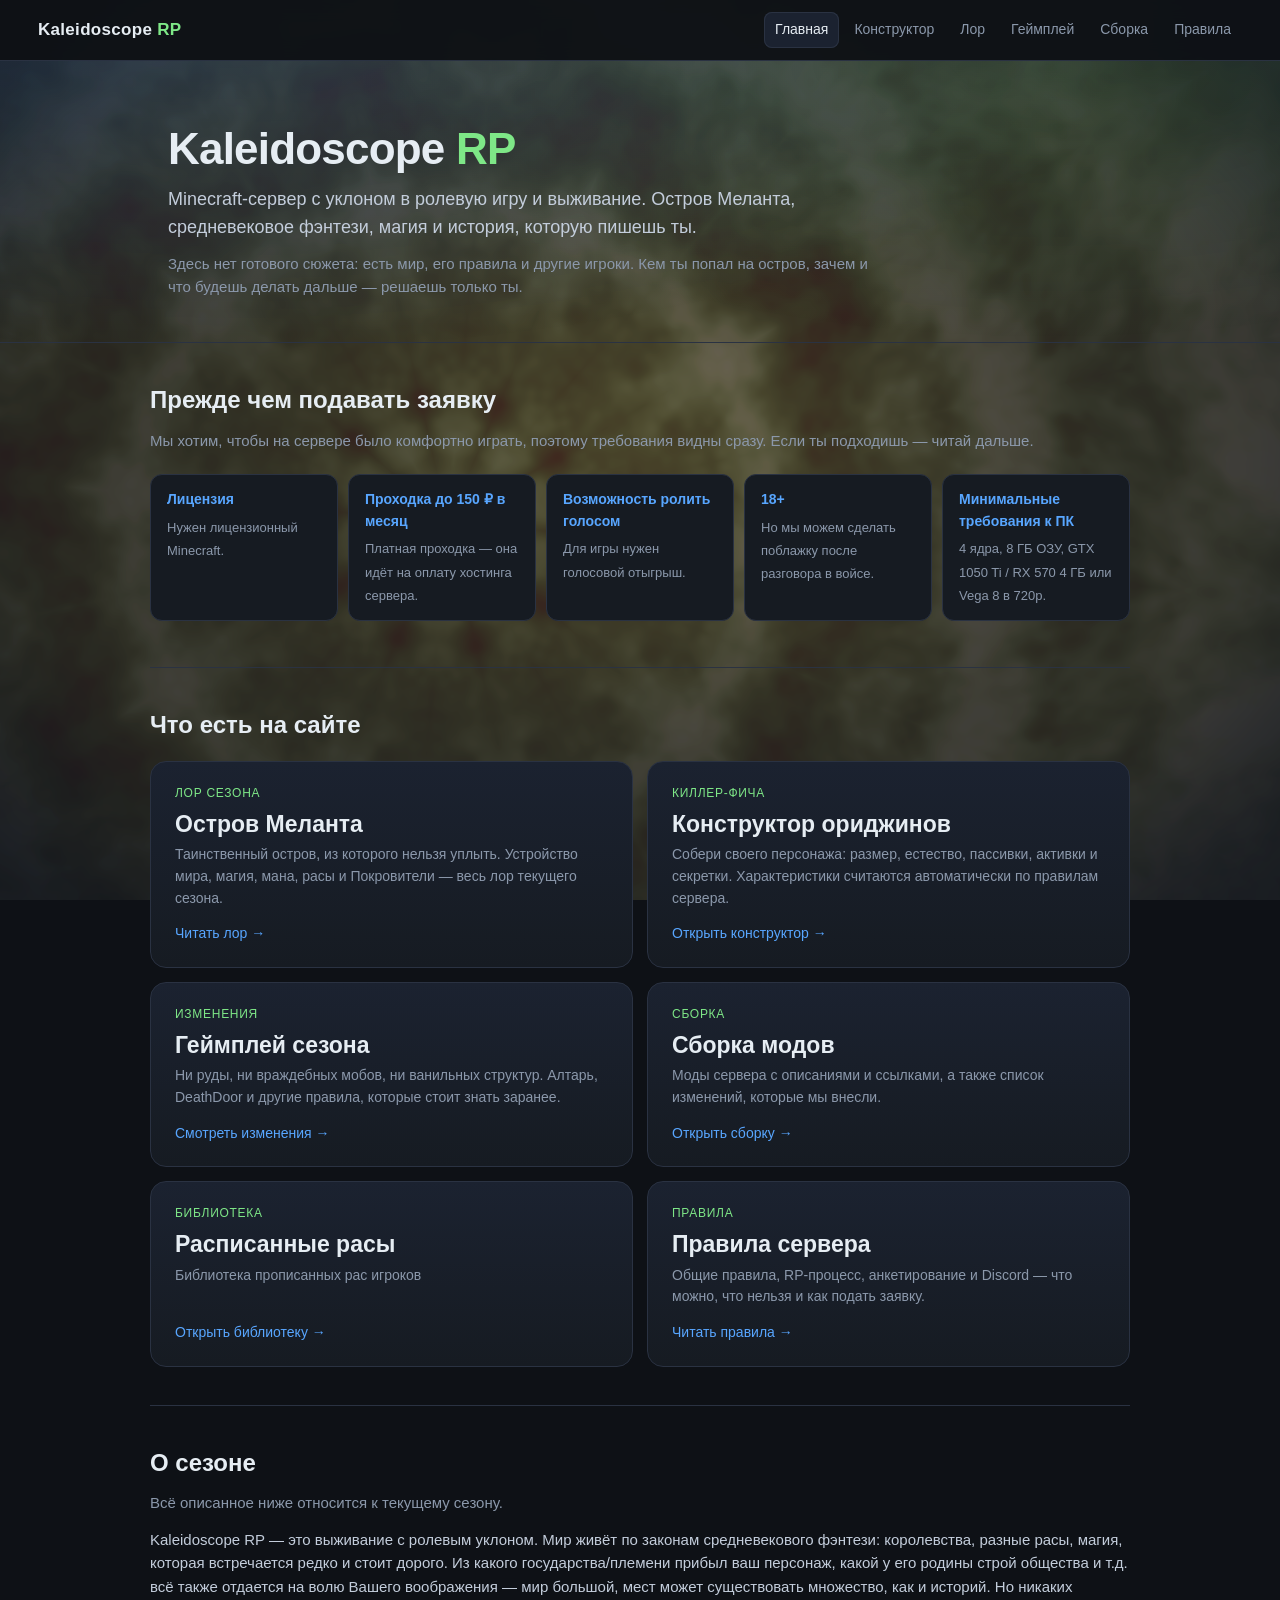
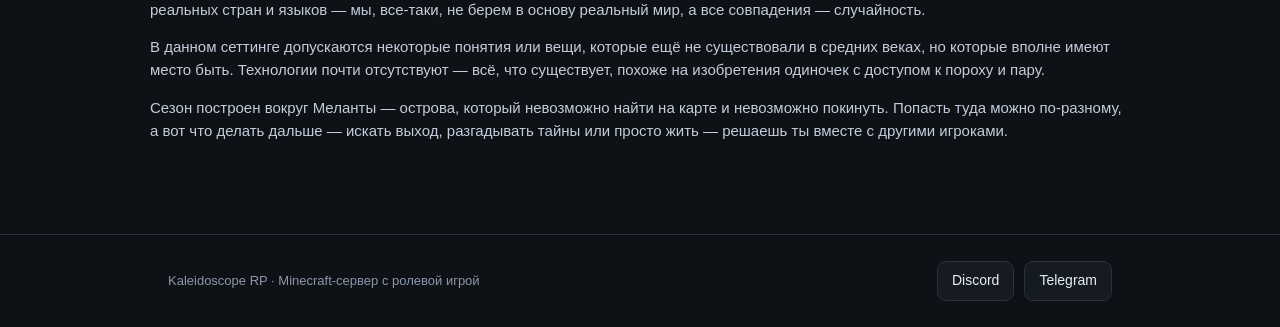
<file: index.html>
﻿<!doctype html>
<html lang="ru">
<head>
<meta charset="utf-8">
<meta name="viewport" content="width=device-width, initial-scale=1">
<title>Kaleidoscope RP — Minecraft-сервер с ролевой игрой</title>
<meta name="description" content="Kaleidoscope RP — Minecraft-сервер с уклоном в ролевую игру и выживание. Остров Меланта, средневековое фэнтези и конструктор ориджинов.">
<link rel="stylesheet" href="site.css">
</head>
<body>
<header class="site-nav">
  <div class="inner">
    <a class="site-logo" href="index.html">Kaleidoscope <b>RP</b></a>
    <nav class="site-links">
      <a href="index.html" class="on">Главная</a>
      <a href="builder.html">Конструктор</a>
      <a href="lore.html">Лор</a>
      <a href="gameplay.html">Геймплей</a>
      <a href="mods.html">Сборка</a>
      <a href="rules.html">Правила</a>
    </nav>
  </div>
</header>

<main>
  <section class="hero">
    <div class="page">
      <h1>Kaleidoscope <b>RP</b></h1>
      <p class="sub">Minecraft-сервер с уклоном в ролевую игру и выживание. Остров Меланта, средневековое фэнтези, магия и история, которую пишешь ты.</p>
      <p class="note">Здесь нет готового сюжета: есть мир, его правила и другие игроки. Кем ты попал на остров, зачем и что будешь делать дальше — решаешь только ты.</p>
    </div>
  </section>

  <section class="page section">
    <h2>Прежде чем подавать заявку</h2>
    <p class="lead">Мы хотим, чтобы на сервере было комфортно играть, поэтому требования видны сразу. Если ты подходишь — читай дальше.</p>
    <div class="reqs">
      <div class="req">
        <b>Лицензия</b>
        <span>Нужен лицензионный Minecraft.</span>
      </div>
      <div class="req">
        <b>Проходка до 150 ₽ в месяц</b>
        <span>Платная проходка — она идёт на оплату хостинга сервера.</span>
      </div>
      <div class="req">
        <b>Возможность ролить голосом</b>
        <span>Для игры нужен голосовой отыгрыш.</span>
      </div>
      <div class="req">
        <b>18+</b>
        <span>Но мы можем сделать поблажку после разговора в войсе.</span>
      </div>
      <div class="req">
        <b>Минимальные требования к ПК</b>
        <span>4 ядра, 8 ГБ ОЗУ, GTX 1050 Ti / RX 570 4 ГБ или Vega 8 в 720p.</span>
      </div>
    </div>
  </section>

  <section class="page section">
    <h2>Что есть на сайте</h2>
    <div class="big-buttons">
      <a class="big-btn" href="lore.html">
        <div class="tag">Лор сезона</div>
        <h3>Остров Меланта</h3>
        <p>Таинственный остров, из которого нельзя уплыть. Устройство мира, магия, мана, расы и Покровители — весь лор текущего сезона.</p>
        <span class="go">Читать лор →</span>
      </a>
      <a class="big-btn" href="builder.html">
        <div class="tag">Киллер-фича</div>
        <h3>Конструктор ориджинов</h3>
        <p>Собери своего персонажа: размер, естество, пассивки, активки и секретки. Характеристики считаются автоматически по правилам сервера.</p>
        <span class="go">Открыть конструктор →</span>
      </a>
      <a class="big-btn" href="gameplay.html">
        <div class="tag">Изменения</div>
        <h3>Геймплей сезона</h3>
        <p>Ни руды, ни враждебных мобов, ни ванильных структур. Алтарь, DeathDoor и другие правила, которые стоит знать заранее.</p>
        <span class="go">Смотреть изменения →</span>
      </a>
      <a class="big-btn" href="mods.html">
        <div class="tag">Сборка</div>
        <h3>Сборка модов</h3>
        <p>Моды сервера с описаниями и ссылками, а также список изменений, которые мы внесли.</p>
        <span class="go">Открыть сборку →</span>
      </a>
      <a class="big-btn" href="races.html">
        <div class="tag">Библиотека</div>
        <h3>Расписанные расы</h3>
        <p>Библиотека прописанных рас игроков</p>
        <span class="go">Открыть библиотеку →</span>
      </a>
      <a class="big-btn" href="rules.html">
        <div class="tag">Правила</div>
        <h3>Правила сервера</h3>
        <p>Общие правила, RP-процесс, анкетирование и Discord — что можно, что нельзя и как подать заявку.</p>
        <span class="go">Читать правила →</span>
      </a>
    </div>
  </section>

  <section class="page section">
    <h2>О сезоне</h2>
    <p class="lead">Всё описанное ниже относится к текущему сезону.</p>
    <p>Kaleidoscope RP — это выживание с ролевым уклоном. Мир живёт по законам средневекового фэнтези: королевства, разные расы, магия, которая встречается редко и стоит дорого. Из какого государства/племени прибыл ваш персонаж, какой у его родины строй общества и т.д. всё также отдается на волю Вашего воображения — мир большой, мест может существовать множество, как и историй. Но никаких реальных стран и языков — мы, все-таки, не берем в основу реальный мир, а все совпадения — случайность.</p>
    <p>В данном сеттинге допускаются некоторые понятия или вещи, которые ещё не существовали в средних веках, но которые вполне имеют место быть. Технологии почти отсутствуют — всё, что существует, похоже на изобретения одиночек с доступом к пороху и пару.</p>
    <p>Сезон построен вокруг Меланты — острова, который невозможно найти на карте и невозможно покинуть. Попасть туда можно по-разному, а вот что делать дальше — искать выход, разгадывать тайны или просто жить — решаешь ты вместе с другими игроками.</p>
  </section>
</main>

<footer class="site-footer">
  <div class="inner">
    <span>Kaleidoscope RP · Minecraft-сервер с ролевой игрой</span>
    <div class="socials">
      <a href="https://discord.gg/vtG46FNb8T">Discord</a>
      <a href="https://t.me/kaleidoscoperp">Telegram</a>
    </div>
  </div>
</footer>
<script>
if (/^#(size|nature|passives|actives|minors)=/.test(location.hash)) {
  location.replace('builder.html' + location.hash);
}
</script>
<script src="bg.js?v=9" defer></script>
</body>
</html>
</file>
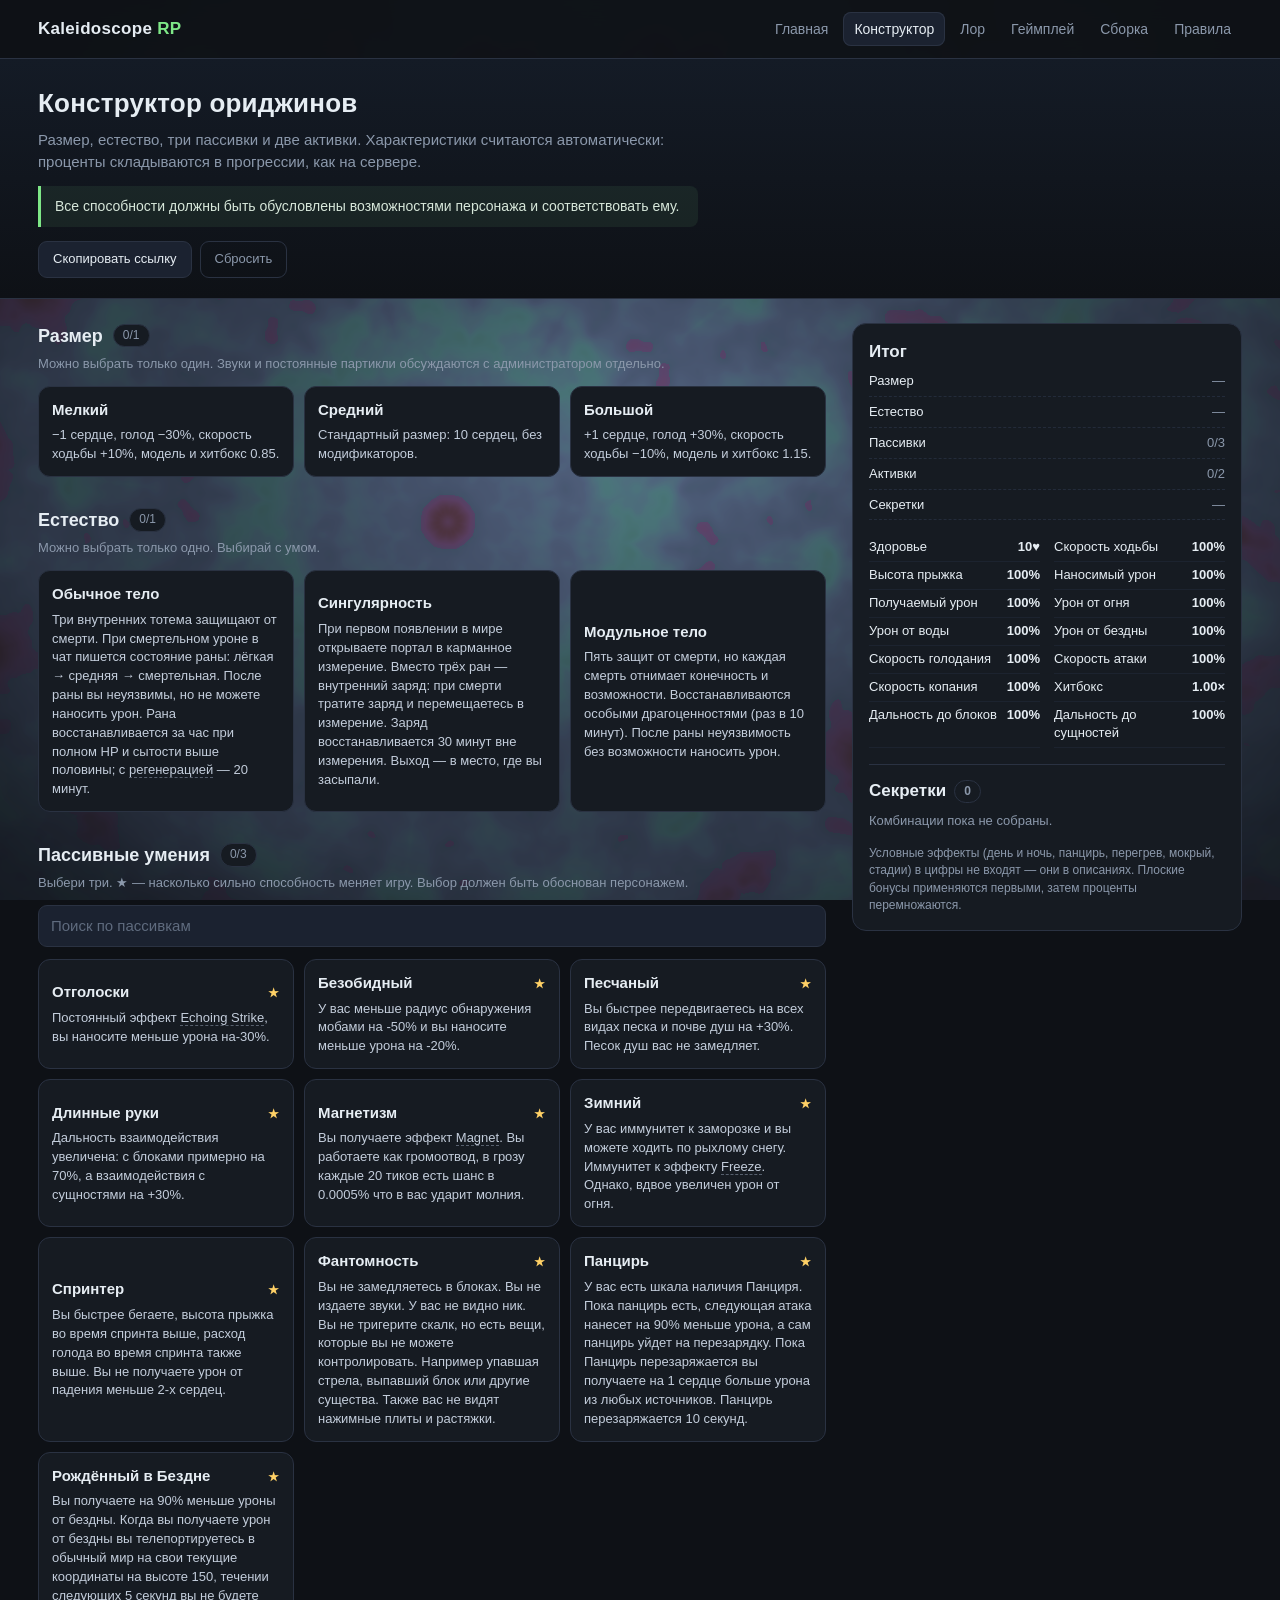
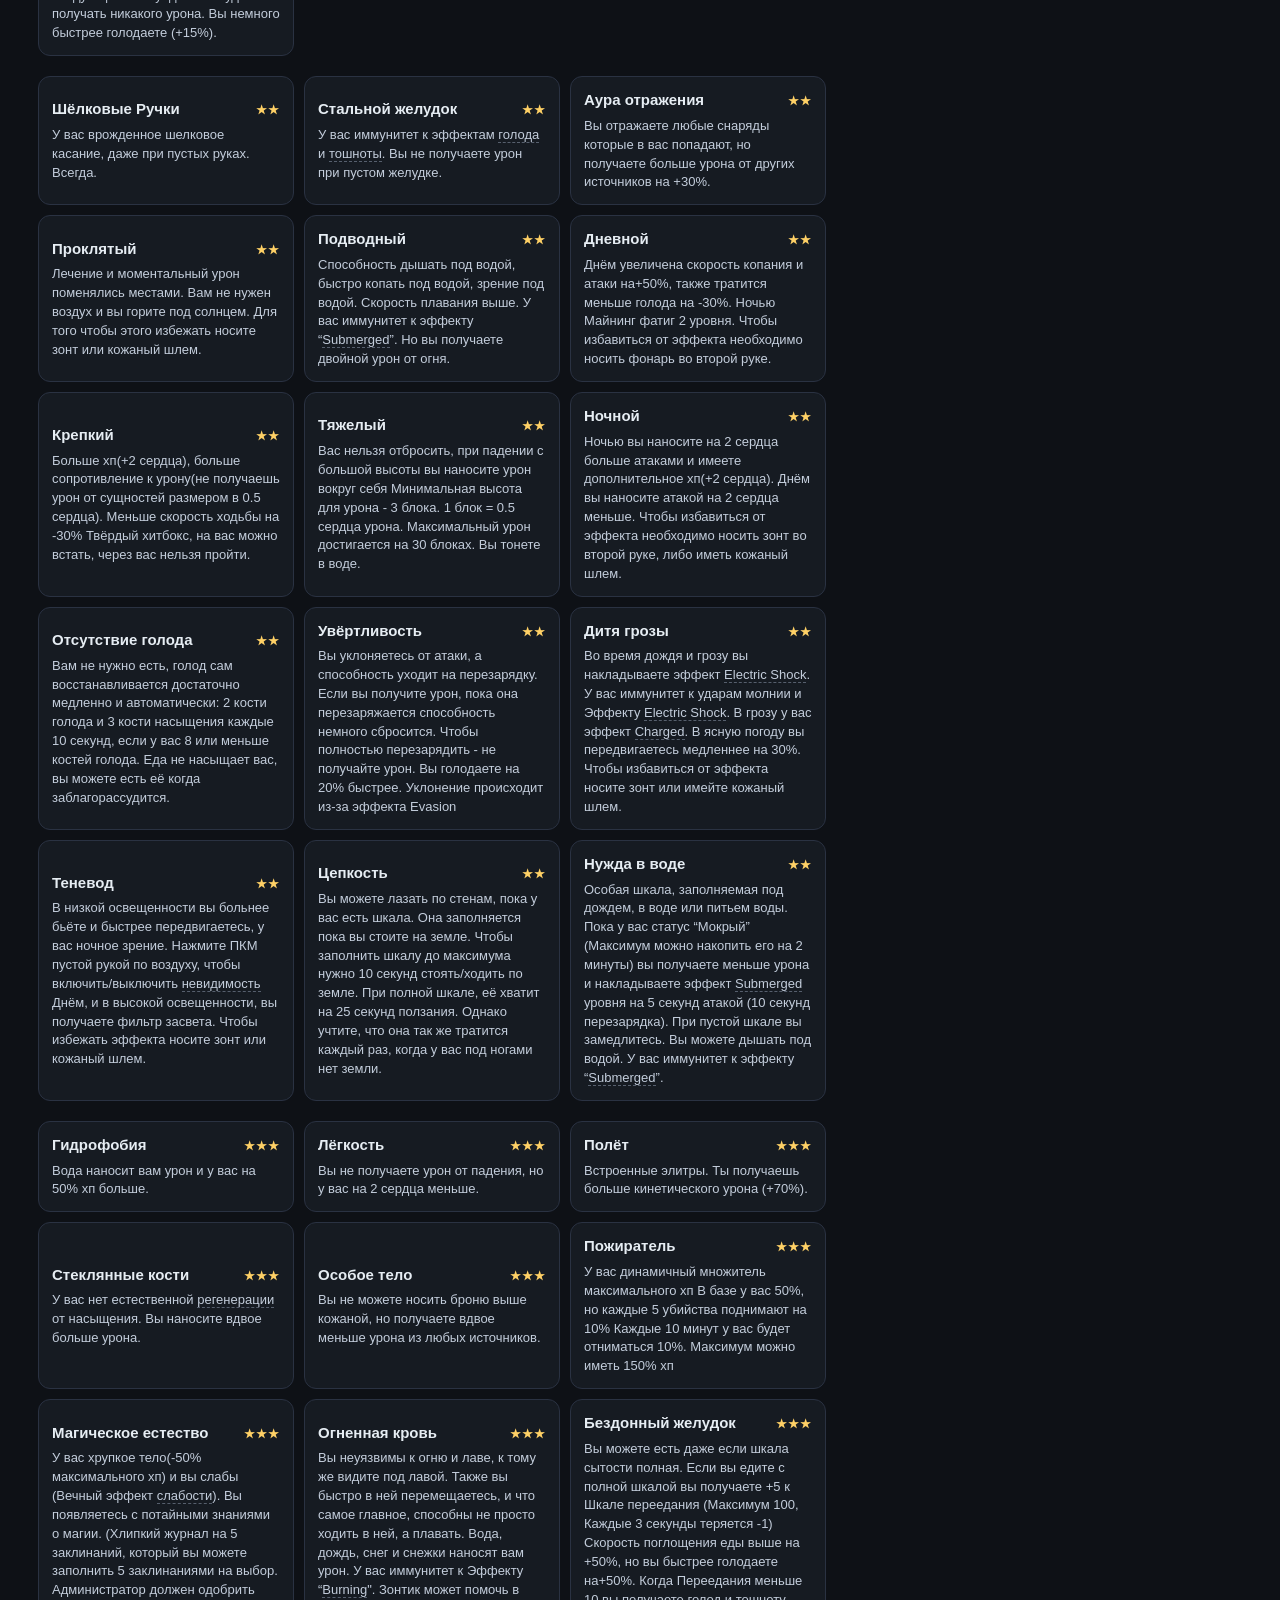
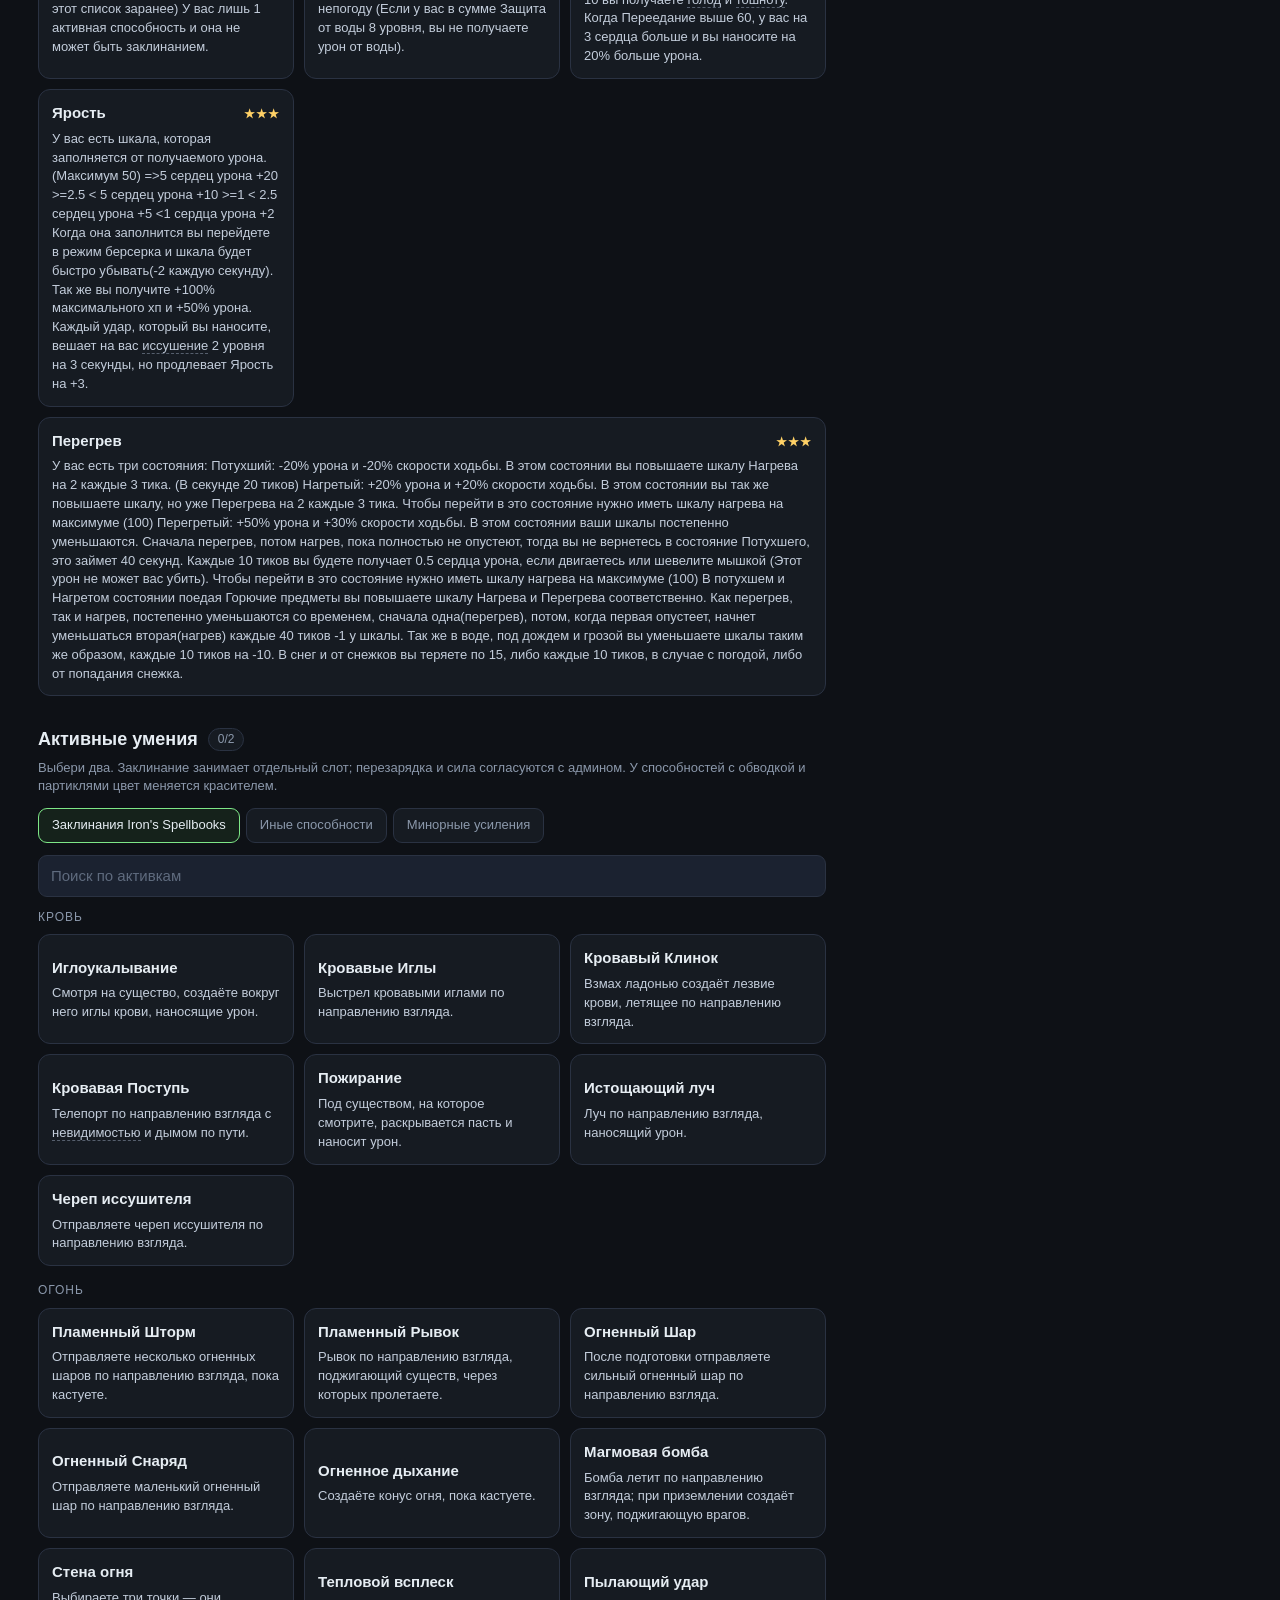
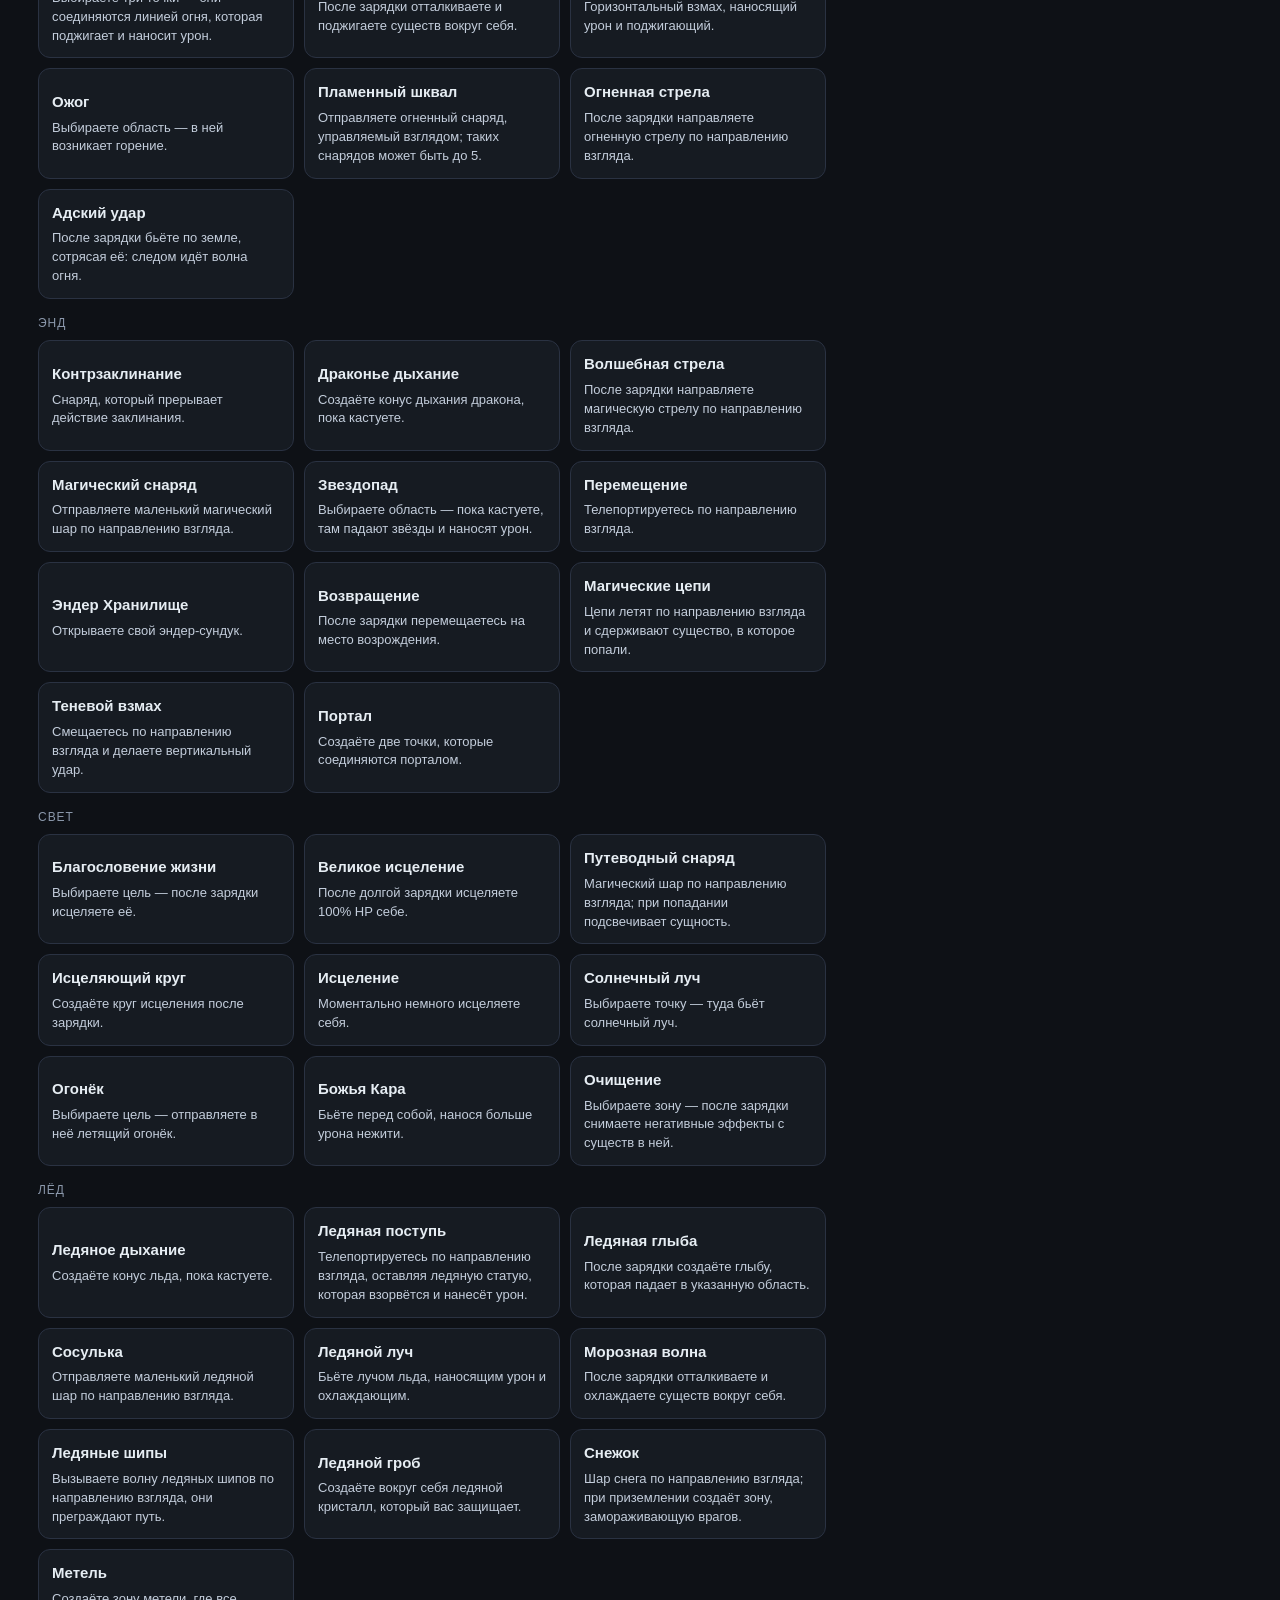
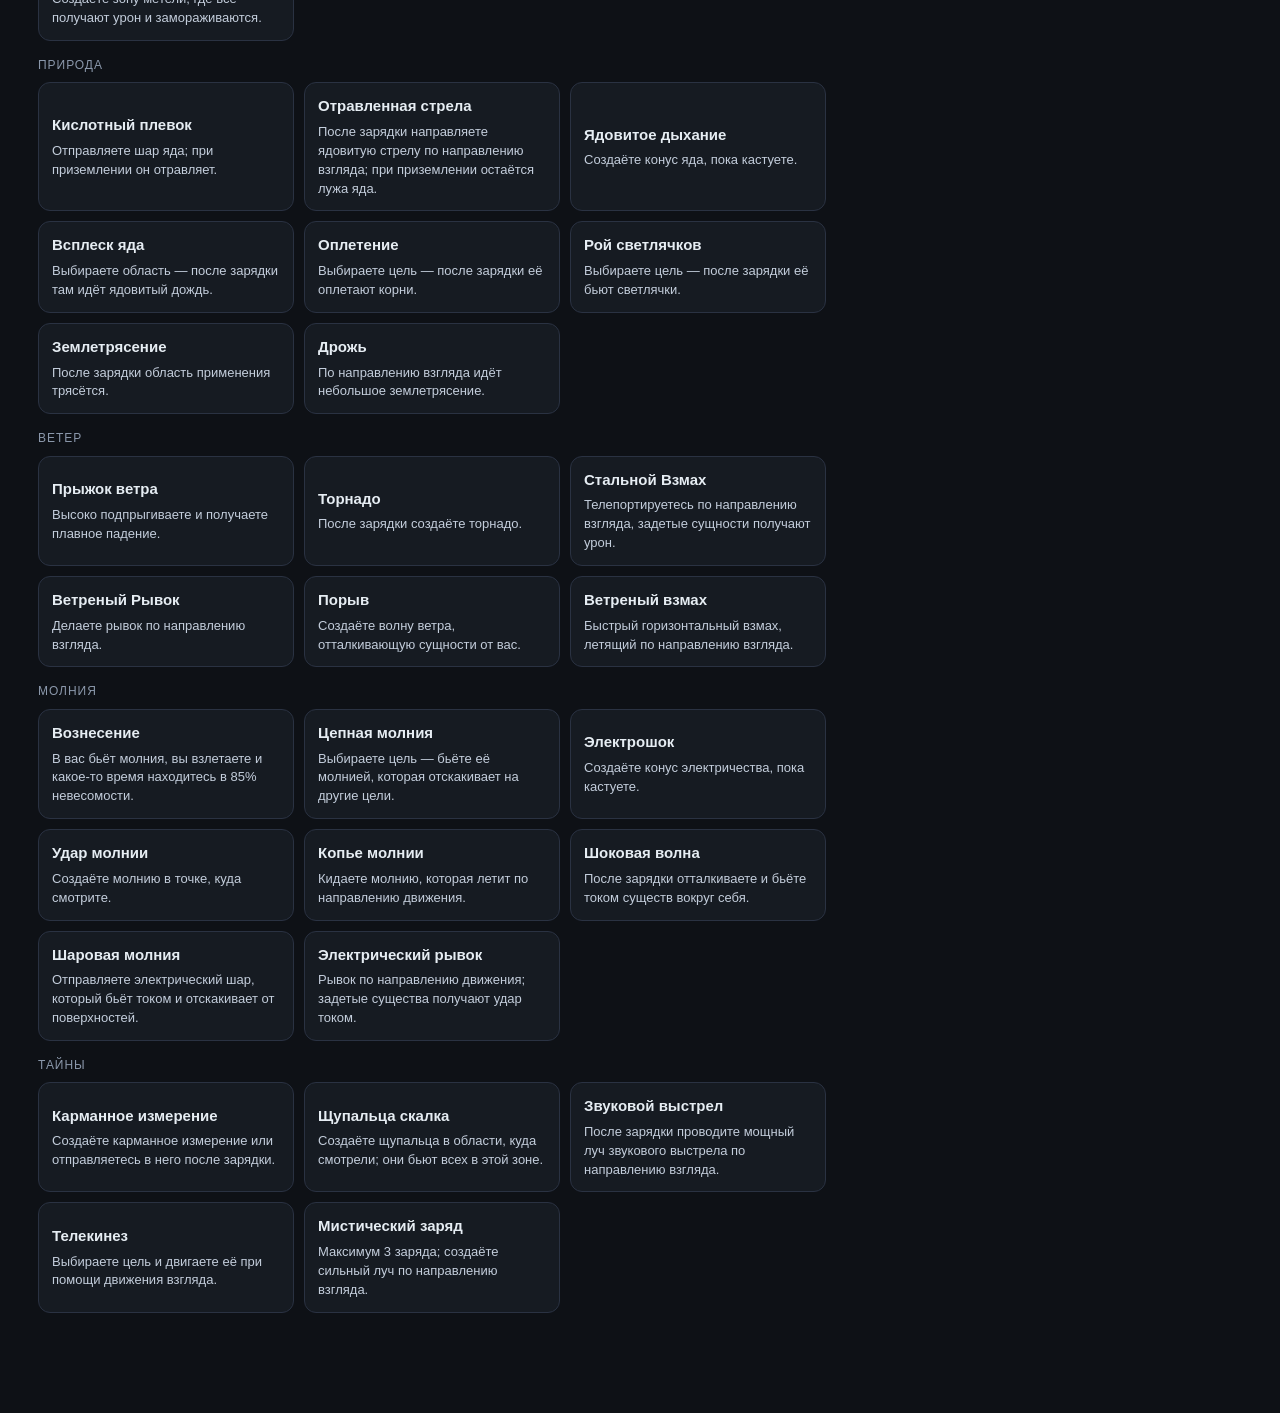
<file: builder.html>
﻿<!doctype html>
<html lang="ru">
<head>
<meta charset="utf-8">
<meta name="viewport" content="width=device-width, initial-scale=1">
<title>Конструктор ориджинов — Kaleidoscope RP</title>
<link rel="stylesheet" href="site.css">
<style>
*{box-sizing:border-box}
:root{
  --bg:#0e1116;--panel:#161b22;--panel2:#1b2230;--line:#2a3242;
  --txt:#e6edf3;--mut:#8b98ab;--acc:#7ee787;--acc2:#58a6ff;--bad:#ff7b72;--star:#ffd166;
}
html{margin:0;background:var(--bg)}
body{margin:0;background:transparent;color:var(--txt);font:15px/1.45 -apple-system,"Segoe UI",Roboto,Arial,sans-serif}
.wrap{max-width:1240px;margin:0 auto;padding:0 18px}
.top{border-bottom:1px solid var(--line);background:linear-gradient(180deg,#141b26,#0e1116);padding:26px 0 20px}
h1{margin:0 0 6px;font-size:26px;letter-spacing:.2px}
.lead{margin:0;color:var(--mut);max-width:660px}
.duty{margin:14px 0 0;padding:10px 14px;border-left:3px solid var(--acc);background:rgba(126,231,135,.08);border-radius:0 8px 8px 0;color:#d7e7da;font-size:14px;max-width:660px}
.top-actions{margin-top:14px;display:flex;gap:8px;flex-wrap:wrap}
.btn{font:inherit;font-size:13px;padding:8px 14px;border-radius:9px;border:1px solid var(--line);background:var(--panel2);color:var(--txt);cursor:pointer}
.btn:hover{border-color:#3b475c}
.btn.ghost{background:transparent;color:var(--mut)}
.layout{display:grid;grid-template-columns:minmax(0,1fr) 390px;gap:26px;padding:24px 18px 70px;align-items:start}
.block{margin-bottom:30px}
.block-head{display:flex;align-items:center;gap:10px;margin-bottom:4px}
h2{font-size:18px;margin:0}
.count{font-size:12px;color:var(--mut);border:1px solid var(--line);border-radius:20px;padding:2px 9px;background:var(--panel);white-space:nowrap}
.count.ok{color:var(--acc);border-color:rgba(126,231,135,.45)}
.hint{margin:6px 0 12px;color:var(--mut);font-size:13px}
.grid{display:grid;grid-template-columns:repeat(auto-fill,minmax(250px,1fr));gap:10px}
.card.wide{grid-column:1/-1}
.band-break{grid-column:1/-1;height:0}
.card{text-align:left;appearance:none;background:var(--panel);border:1px solid var(--line);border-radius:12px;padding:12px 13px;color:inherit;font:inherit;cursor:pointer;transition:border-color .12s,transform .12s,background .12s}
.card:hover{border-color:#3b475c;transform:translateY(-1px)}
.card.sel{border-color:#4a86e0;background:#1a202b;box-shadow:0 0 0 1px #4a86e0 inset}
.card.sec-1{color:#7ee2a8}
.card.sec-2{color:#f2d06b}
.card.sec-3{color:#ff9b9b}
.card.sec-1 .desc,.card.sec-2 .desc,.card.sec-3 .desc{color:inherit}
.card.sel.sec-1{border-color:#4ade80;background:#12211a;box-shadow:0 0 0 1px #4ade80 inset}
.card.sel.sec-2{border-color:#e0c04a;background:#211d10;box-shadow:0 0 0 1px #e0c04a inset}
.card.sel.sec-3{border-color:#e06060;background:#241416;box-shadow:0 0 0 1px #e06060 inset}
.card.sec-multi{color:transparent;border:2px solid transparent;background:linear-gradient(var(--panel),var(--panel)) padding-box,var(--g) border-box}
.card.sel.sec-multi{border-color:transparent;background:linear-gradient(#1a202b,#1a202b) padding-box,var(--g) border-box;box-shadow:none}
.card.sec-multi .name span:first-child{color:transparent;background-image:var(--g);-webkit-background-clip:text;background-clip:text}
.card.sec-multi .desc{color:transparent;background-image:var(--g);-webkit-background-clip:text;background-clip:text}
.card.off{opacity:.35}
.card .name{font-weight:600;display:flex;gap:8px;justify-content:space-between;align-items:baseline}
.stars{color:var(--star);font-size:12px;white-space:nowrap;letter-spacing:1px}
.desc{margin:6px 0 0;font-size:13px;color:#c3cddb}
.desc s{color:#7d8798;text-decoration-thickness:1px}
.secret-cut,.modal-cut{margin:8px 0 0;font-size:13px;color:var(--mut)}
.cut-head{font-weight:600;margin-bottom:3px}
.cut-row{margin:2px 0}
.cut-name{margin-right:3px}
.cut-whole{color:var(--mut);font-size:12px}
.cut-row s{color:#8b95a5}
.card img{width:100%;border-radius:8px;margin-top:8px;display:block}
.side{position:sticky;top:16px}
.panel{background:var(--panel);border:1px solid var(--line);border-radius:14px;padding:16px}
.panel h2{font-size:17px;margin-bottom:8px}
.chk{display:grid;gap:6px;font-size:13px;margin:0 0 14px}
.chk div{display:flex;justify-content:space-between;gap:10px;border-bottom:1px dashed #232b3a;padding-bottom:5px}
.chk .v{color:var(--mut);text-align:right}
.chk .v.ok{color:var(--acc)}
.chk .v.bad{color:var(--bad)}
.stats{display:grid;grid-template-columns:1fr 1fr;gap:0 14px;font-size:13px}
.stat{display:flex;justify-content:space-between;gap:6px;padding:4px 0;border-bottom:1px solid #1c232f}
.stat b{font-weight:600;font-variant-numeric:tabular-nums}
.up{color:var(--acc)}
.down{color:var(--bad)}
.note{font-size:12px;color:var(--mut);margin:12px 0 0}
.search{width:100%;background:var(--panel2);border:1px solid var(--line);border-radius:9px;padding:9px 12px;color:inherit;font:inherit;margin-bottom:12px}
.search::placeholder{color:#5f6b7e}
.tabs{display:flex;gap:6px;margin-bottom:12px}
.tab{background:var(--panel);border:1px solid var(--line);border-radius:9px;padding:7px 13px;color:var(--mut);font:inherit;font-size:13px;cursor:pointer}
.tab.on{color:var(--txt);border-color:var(--acc);background:#15221b}
.school{margin:16px 0 8px;font-size:12px;letter-spacing:.08em;text-transform:uppercase;color:var(--mut)}
.school:first-child{margin-top:0}
.minors{display:grid;gap:10px}
.minor{display:flex;align-items:center;gap:10px;background:var(--panel);border:1px solid var(--line);border-radius:10px;padding:10px 12px;font-size:13px;flex-wrap:wrap}
.minor span{color:var(--mut)}
.minor select{flex:1;min-width:200px;background:var(--panel2);border:1px solid var(--line);color:inherit;border-radius:8px;padding:7px 9px;font:inherit;font-size:13px}
.stages{margin-top:10px}
.stage-row{display:flex;gap:6px;flex-wrap:wrap}
.stage{font:inherit;font-size:12px;padding:7px 11px;border-radius:20px;border:1px solid var(--line);background:var(--panel);color:var(--mut);cursor:pointer}
.stage.on{color:var(--txt);border-color:var(--acc);background:#15221b}
.stage-desc{margin:8px 0 0;font-size:12px;color:var(--mut)}
.toast{position:fixed;left:50%;bottom:22px;transform:translateX(-50%) translateY(20px);background:#233042;border:1px solid #3b4b64;padding:10px 16px;border-radius:10px;font-size:13px;opacity:0;pointer-events:none;transition:.2s;max-width:90vw;text-align:center}
.toast.on{opacity:1;transform:translateX(-50%)}
.empty{color:var(--mut);font-size:13px}
.secrets-block{margin-top:16px;border-top:1px solid var(--line);padding-top:14px}
.sub-head{display:flex;align-items:center;gap:8px;font-size:16px;margin:0 0 10px}
.secret{border:1px solid #3a2f4a;border-radius:10px;background:#1a1722;margin-bottom:8px;padding:8px 10px}
.secret summary{cursor:pointer;display:flex;justify-content:space-between;gap:8px;font-size:13px;font-weight:600;list-style:none}
.secret summary::-webkit-details-marker{display:none}
.secret-body{font-size:12px;color:#c3cddb;margin-top:8px}
.secret-body p{margin:0 0 6px}
.secret-body p:last-child{margin-bottom:0}
.secret-combo{color:var(--mut)}
.secret-mod{color:var(--acc)}
.modal{position:fixed;inset:0;background:rgba(5,7,10,.72);display:flex;align-items:center;justify-content:center;padding:18px;z-index:50}
.modal[hidden]{display:none}
.modal-card{background:var(--panel);border:1px solid #3a2f4a;border-radius:16px;padding:20px;max-width:620px;width:100%;max-height:82vh;overflow:auto;box-shadow:0 20px 60px rgba(0,0,0,.55)}
.modal-title{font-size:12px;letter-spacing:.14em;text-transform:uppercase;color:#c792ea;margin-bottom:12px}
.modal-card h3{margin:0 0 4px;font-size:20px}
.modal-card h3 + .modal-combo{margin-top:0}
.modal-combo{color:var(--mut);font-size:13px;margin:0 0 8px}
.modal-effect{font-size:14px;color:#d7dee9;margin:0 0 16px}
.modal-effect:last-child{margin-bottom:0}
.modal-card .btn{width:100%;margin-top:6px}
body.locked{overflow:hidden}
@media(max-width:980px){.layout{grid-template-columns:1fr}.side{position:static}}
</style>
</head>
<body>
<header class="site-nav">
  <div class="inner">
    <a class="site-logo" href="index.html">Kaleidoscope <b>RP</b></a>
    <nav class="site-links">
      <a href="index.html">Главная</a>
      <a href="builder.html" class="on">Конструктор</a>
      <a href="lore.html">Лор</a>
      <a href="gameplay.html">Геймплей</a>
      <a href="mods.html">Сборка</a>
      <a href="rules.html">Правила</a>
    </nav>
  </div>
</header>
<header class="top">
  <div class="wrap">
    <h1>Конструктор ориджинов</h1>
    <p class="lead">Размер, естество, три пассивки и две активки. Характеристики считаются автоматически: проценты складываются в прогрессии, как на сервере.</p>
    <p class="duty">Все способности должны быть обусловлены возможностями персонажа и соответствовать ему.</p>
    <div class="top-actions">
      <button class="btn" id="share">Скопировать ссылку</button>
      <button class="btn ghost" id="resetBtn">Сбросить</button>
    </div>
  </div>
</header>

<main class="wrap layout">
  <div class="col">
    <section class="block">
      <div class="block-head"><h2>Размер</h2><span class="count" id="sizeCount">0/1</span></div>
      <p class="hint">Можно выбрать только один. Звуки и постоянные партикли обсуждаются с администратором отдельно.</p>
      <div class="grid" id="sizeGrid"></div>
    </section>

    <section class="block">
      <div class="block-head"><h2>Естество</h2><span class="count" id="natureCount">0/1</span></div>
      <p class="hint">Можно выбрать только одно. Выбирай с умом.</p>
      <div class="grid" id="natureGrid"></div>
      <div class="stages" id="stages"></div>
    </section>

    <section class="block">
      <div class="block-head"><h2>Пассивные умения</h2><span class="count" id="passiveCount">0/3</span></div>
      <p class="hint">Выбери три. ★ — насколько сильно способность меняет игру. Выбор должен быть обоснован персонажем.</p>
      <input class="search" id="passiveSearch" placeholder="Поиск по пассивкам">
      <div class="grid" id="passiveGrid"></div>
    </section>

    <section class="block">
      <div class="block-head"><h2>Активные умения</h2><span class="count" id="activeCount">0/2</span></div>
      <p class="hint">Выбери два. Заклинание занимает отдельный слот; перезарядка и сила согласуются с админом. У способностей с обводкой и партиклями цвет меняется красителем.</p>
      <div class="tabs">
        <button class="tab on" data-tab="spell">Заклинания Iron's Spellbooks</button>
        <button class="tab" data-tab="misc">Иные способности</button>
        <button class="tab" data-tab="minors">Минорные усиления</button>
      </div>
      <input class="search" id="activeSearch" placeholder="Поиск по активкам">
      <div id="spellPane"></div>
      <div id="miscPane" hidden></div>
      <div id="minorPane" hidden>
        <p class="hint">За каждый неиспользованный слот активки — одно усиление или предмет по договорённости.</p>
        <div class="minors" id="minorSlots"></div>
      </div>
    </section>
  </div>

  <aside class="col side">
    <div class="panel">
      <h2>Итог</h2>
      <div class="chk" id="checklist"></div>
      <div class="stats" id="stats"></div>
      <div class="secrets-block">
        <h2 class="sub-head">Секретки <span class="count" id="secretCount">0</span></h2>
        <div id="secrets"></div>
      </div>
      <p class="note">Условные эффекты (день и ночь, панцирь, перегрев, мокрый, стадии) в цифры не входят — они в описаниях. Плоские бонусы применяются первыми, затем проценты перемножаются.</p>
    </div>
  </aside>
</main>

<div class="modal" id="modal" hidden>
  <div class="modal-card" role="dialog" aria-modal="true" aria-labelledby="modalTitle">
    <div class="modal-title" id="modalTitle">Попадание в секретку</div>
    <div id="modalBody"></div>
    <button class="btn" id="modalClose">Понятно</button>
  </div>
</div>

<div class="toast" id="toast"></div>
<div id="fx-tip" class="fx-tip" hidden></div>

<script src="data.js?v=7"></script>
<script>
const $ = s => document.querySelector(s);
const byName = (list, name) => list.find(x => x.name === name);
const KIND = {};
SPELLS.forEach(s => KIND[s.name] = 'spell');
MISC.forEach(m => KIND[m.name] = 'misc');
const SCHOOLS = [...new Set(SPELLS.map(s => s.school))];

const EMPTY = { size: null, nature: null, stage: 5, passives: [], actives: [], minors: [null, null] };
let state = JSON.parse(JSON.stringify(EMPTY));

const TRANSLIT = {
  а: 'a', б: 'b', в: 'v', г: 'g', д: 'd', е: 'e', ё: 'e', ж: 'zh', з: 'z',
  и: 'i', й: 'y', к: 'k', л: 'l', м: 'm', н: 'n', о: 'o', п: 'p', р: 'r',
  с: 's', т: 't', у: 'u', ф: 'f', х: 'h', ц: 'c', ч: 'ch', ш: 'sh', щ: 'shch',
  ъ: '', ы: 'y', ь: '', э: 'e', ю: 'yu', я: 'ya'
};
const slugOf = new Map();
const nameBySlug = new Map();

function slugify(text) {
  return text.toLowerCase()
    .replace(/[^a-zа-яё0-9]+/g, '-')
    .split('-')
    .map(word => word.split('').map(ch => TRANSLIT[ch] ?? ch).join(''))
    .filter(Boolean)
    .join('-');
}

function initSlugs() {
  [...SIZES, ...NATURES, ...PASSIVES, ...SPELLS, ...MISC].forEach(item => {
    const base = slugify(item.name);
    let slug = base;
    let i = 2;
    while (nameBySlug.has(slug)) slug = base + '-' + i++;
    slugOf.set(item.name, slug);
    nameBySlug.set(slug, item.name);
  });
}

function encodeState() {
  const parts = [];
  if (state.size) parts.push('size=' + slugOf.get(state.size));
  if (state.nature) parts.push('nature=' + slugOf.get(state.nature) + (natureObj()?.stages ? '.' + state.stage : ''));
  if (state.passives.length) parts.push('passives=' + state.passives.map(p => slugOf.get(p)).join(','));
  if (state.actives.length) parts.push('actives=' + state.actives.map(a => slugOf.get(a)).join(','));
  const minors = state.minors.map(v => v || '_').join(',');
  if (/[a-z]/.test(minors)) parts.push('minors=' + minors);
  return '#' + parts.join('&');
}

function decodeState(hash) {
  const q = new URLSearchParams(hash.slice(1));
  const next = JSON.parse(JSON.stringify(EMPTY));
  let found = false;
  const size = q.get('size');
  if (size && nameBySlug.has(size)) { next.size = nameBySlug.get(size); found = true; }
  const nature = q.get('nature');
  if (nature) {
    const [slug, stage] = nature.split('.');
    if (nameBySlug.has(slug)) {
      next.nature = nameBySlug.get(slug);
      if (stage != null && stage !== '') next.stage = Number(stage);
      found = true;
    }
  }
  const passives = q.get('passives');
  if (passives) {
    next.passives = passives.split(',').map(s => nameBySlug.get(s)).filter(p => byName(PASSIVES, p));
    found = true;
  }
  const actives = q.get('actives');
  if (actives) {
    next.actives = actives.split(',').map(s => nameBySlug.get(s)).filter(a => KIND[a]);
    found = true;
  }
  const minors = q.get('minors');
  if (minors) {
    next.minors = minors.split(',').map(s => (s === 'item' || MINORS.some(m => m.id === s)) ? s : null).slice(0, 2);
    found = true;
  }
  return found ? next : null;
}

const natureObj = () => byName(NATURES, state.nature);
function rules() {
  const out = { maxActives: 2, maxMinors: null, noSpells: false, noActives: false, msg: '' };
  const list = [
    natureObj()?.rule,
    ...state.passives.filter(p => !wholeNeutralized(p)).map(p => byName(PASSIVES, p)?.rule),
    ...activeSecrets().map(s => s.rule)
  ].filter(Boolean);
  list.forEach(r => {
    if (r.maxActives != null) out.maxActives = Math.min(out.maxActives, r.maxActives);
    if (r.maxMinors != null) out.maxMinors = Math.max(out.maxMinors ?? 0, r.maxMinors);
    if (r.noSpells) out.noSpells = true;
    if (r.noActives) { out.noActives = true; out.maxActives = 0; }
    if (r.msg) out.msg = r.msg;
  });
  return out;
}
const maxAct = () => rules().maxActives;
const slotCap = () => { const r = rules(); return r.noActives ? (r.maxMinors ?? r.maxActives) : r.maxActives; };
const usedSlots = () => state.actives.length + state.minors.slice(0, freeMinors()).filter(Boolean).length;
const freeMinors = () => { const r = rules(); return Math.max(0, (r.maxMinors ?? r.maxActives) - state.actives.length); };
const isSecretMatched = secret => secret.combo.every(c =>
  c.type === 'size' ? state.size === c.name :
  c.type === 'nature' ? state.nature === c.name :
  state.passives.includes(c.name)
);
const SECRET_DATA = typeof SECRETS === 'undefined' ? [] : SECRETS;
const activeSecrets = () => SECRET_DATA.filter(isSecretMatched);

const textOf = item => item.desc || (item.lines || []).map(l => l.text).join(' ');
const allItems = () => [...SIZES, ...NATURES, ...PASSIVES, ...SPELLS, ...MISC];
const lineText = (ability, id) => allItems().find(a => a.name === ability)?.lines?.find(l => l.id === id)?.text || '';
const CUT_COLORS = ['#e8a33d', '#6cb6ff'];
function buildStrikeBlock(s, cls) {
  const box = document.createElement('div');
  box.className = cls;
  const head = document.createElement('div');
  head.className = 'cut-head';
  head.textContent = 'Нейтрализовано:';
  box.append(head);
  s.strikes.forEach((st, i) => {
    const row = document.createElement('div');
    row.className = 'cut-row';
    const name = document.createElement('b');
    name.className = 'cut-name';
    name.style.color = CUT_COLORS[i % CUT_COLORS.length];
    name.textContent = st.whole ? st.ability : st.ability + ':';
    row.append(name);
    if (st.whole) {
      const tag = document.createElement('span');
      tag.className = 'cut-whole';
      tag.textContent = ' — целиком';
      row.append(tag);
    } else {
      st.lines.forEach(id => {
        const sEl = document.createElement('s');
        sEl.textContent = lineText(st.ability, id);
        row.append(' ', sEl);
      });
    }
    box.append(row);
  });
  return box;
}
function struckLines(name) {
  const set = new Set();
  activeSecrets().forEach(s => (s.strikes || []).forEach(st => {
    if (st.ability === name) (st.lines || []).forEach(id => set.add(id));
  }));
  return set;
}

const SECRET_TONE = { 1: '#6ee7a0', 2: '#f2d06b', 3: '#ff9b9b' };
const blockedActives = () => new Set(activeSecrets().flatMap(s => s.blocks || []));
const wholeNeutralized = name => activeSecrets().some(s => (s.strikes || []).some(st => st.ability === name && st.whole));
function secretMark(name) {
  const hits = activeSecrets().filter(s =>
    s.combo.some(c => c.name === name) || (s.strikes || []).some(st => st.ability === name)
  );
  if (!hits.length) return null;
  const stars = Math.max(...hits.map(s => s.stars));
  return {
    names: hits.map(s => s.name).join(', '),
    stars,
    multi: hits.length > 1,
    colors: [...new Set(hits.map(s => s.stars))].sort((a, b) => a - b).map(n => SECRET_TONE[n]),
    whole: hits.some(s => (s.strikes || []).some(st => st.ability === name && st.whole)),
    struck: struckLines(name)
  };
}

function toast(msg) {
  const t = $('#toast');
  t.textContent = msg;
  t.classList.add('on');
  clearTimeout(toast.timer);
  toast.timer = setTimeout(() => t.classList.remove('on'), 2400);
}

function makeCard({ title, sub, desc, lines, struck, tone, grad, img, sel, off, wide, onClick }) {
  const b = document.createElement('button');
  b.type = 'button';
  b.className = 'card' + (sel ? ' sel' : '') + (off ? ' off' : '') + (tone ? ' sec-' + tone : '') + (grad ? ' sec-multi' : '') + (wide ? ' wide' : '');
  if (grad) {
    const first = grad.split(',')[0].trim();
    b.style.setProperty('--g', 'linear-gradient(135deg, ' + grad + ', ' + first + ')');
  }
  const n = document.createElement('div');
  n.className = 'name';
  const t = document.createElement('span');
  t.textContent = title;
  n.append(t);
  if (sub) {
    const s = document.createElement('span');
    s.className = 'stars';
    s.textContent = sub;
    n.append(s);
  }
  b.append(n);
  if (lines || desc) {
    const p = document.createElement('p');
    p.className = 'desc';
    if (lines) {
      lines.forEach((l, i) => {
        if (i) p.append(' ');
        if (struck?.has(l.id)) {
          const s = document.createElement('s');
          s.textContent = l.text;
          p.append(s);
        } else {
          p.append(l.text);
        }
      });
    } else {
      p.textContent = desc;
    }
    b.append(p);
  }
  if (img) {
    const i = document.createElement('img');
    i.src = img;
    i.alt = '';
    i.loading = 'lazy';
    b.append(i);
  }
  b.addEventListener('click', onClick);
  return b;
}

function renderSizes() {
  const g = $('#sizeGrid');
  g.textContent = '';
  SIZES.forEach(s => {
    const mark = secretMark(s.name);
    g.append(makeCard({
      title: s.name + (mark ? ' (' + mark.names + ')' : ''),
      desc: mark?.whole ? 'Нейтрализовано' : s.desc,
      tone: mark && !mark.multi ? mark.stars : null,
      grad: mark?.multi ? mark.colors.join(', ') : null, img: s.gif, sel: state.size === s.name,
      onClick: () => { state.size = state.size === s.name ? null : s.name; update(); }
    }));
  });
  const c = $('#sizeCount');
  c.textContent = (state.size ? 1 : 0) + '/1';
  c.classList.toggle('ok', !!state.size);
}

function renderNatures() {
  const g = $('#natureGrid');
  g.textContent = '';
  NATURES.forEach(n => {
    const mark = secretMark(n.name);
    g.append(makeCard({
      title: n.name + (mark ? ' (' + mark.names + ')' : ''),
      desc: mark?.whole ? 'Нейтрализовано' : n.desc,
      tone: mark && !mark.multi ? mark.stars : null,
      grad: mark?.multi ? mark.colors.join(', ') : null, img: n.gif, sel: state.nature === n.name,
      onClick: () => {
        if (state.nature === n.name) { state.nature = null; }
        else {
          const r = n.rule;
          if (r && (state.actives.length > r.maxActives || (r.noSpells && state.actives.some(a => KIND[a] === 'spell')))) {
            toast(r.msg);
            return;
          }
          state.nature = n.name;
          if (n.stages && !n.stages.some(s => s.n === state.stage)) state.stage = n.stages[0].n;
        }
        update();
      }
    }));
  });
  const c = $('#natureCount');
  c.textContent = (state.nature ? 1 : 0) + '/1';
  c.classList.toggle('ok', !!state.nature);
  renderStages();
}

function renderStages() {
  const box = $('#stages');
  box.textContent = '';
  const n = natureObj();
  if (!n?.stages) return;
  const row = document.createElement('div');
  row.className = 'stage-row';
  n.stages.forEach(st => {
    const b = document.createElement('button');
    b.type = 'button';
    b.className = 'stage' + (state.stage === st.n ? ' on' : '');
    b.textContent = 'Стадия ' + st.n + ' — ' + st.label;
    b.addEventListener('click', () => { state.stage = st.n; update(); });
    row.append(b);
  });
  const d = document.createElement('p');
  d.className = 'stage-desc';
  d.textContent = n.stages.find(s => s.n === state.stage)?.desc || '';
  box.append(row, d);
}

function renderPassives() {
  const q = $('#passiveSearch').value.trim().toLowerCase();
  const g = $('#passiveGrid');
  g.textContent = '';
  PASSIVES
    .filter(p => !q || p.name.toLowerCase().includes(q) || textOf(p).toLowerCase().includes(q))
    .sort((a, b) => a.stars - b.stars || (a.wide ? 1 : 0) - (b.wide ? 1 : 0) || textOf(a).length - textOf(b).length)
    .forEach((p, i, arr) => {
      if (i && arr[i - 1].stars !== p.stars) {
        const br = document.createElement('div');
        br.className = 'band-break';
        g.append(br);
      }
      const mark = secretMark(p.name);
      let desc = p.desc, lines = p.lines;
      if (mark) {
        if (mark.whole) { desc = 'Нейтрализовано'; lines = null; }
      }
      g.append(makeCard({
        title: p.name + (mark ? ' (' + mark.names + ')' : ''),
        sub: '★'.repeat(p.stars), desc, lines, struck: mark?.struck, img: p.gif,
        tone: mark && !mark.multi ? mark.stars : null,
        grad: mark?.multi ? mark.colors.join(', ') : null,
        sel: state.passives.includes(p.name), wide: !!p.wide,
        onClick: () => togglePassive(p)
      }));
    });
  const c = $('#passiveCount');
  c.textContent = state.passives.length + '/3';
  c.classList.toggle('ok', state.passives.length === 3);
}

function togglePassive(p) {
  const i = state.passives.indexOf(p.name);
  if (i >= 0) { state.passives.splice(i, 1); update(); return; }
  if (state.passives.length >= 3) { toast('Можно выбрать только три пассивки'); return; }
  if (p.rule) {
    const r = p.rule;
    if (state.actives.length > r.maxActives || (r.noSpells && state.actives.some(a => KIND[a] === 'spell'))) {
      toast(r.msg);
      return;
    }
  }
  state.passives.push(p.name);
  update();
}

function renderActives() {
  const q = $('#activeSearch').value.trim().toLowerCase();
  const match = a => !q || a.name.toLowerCase().includes(q) || a.desc.toLowerCase().includes(q);
  const r = rules();
  const blocked = blockedActives();

  const sp = $('#spellPane');
  sp.textContent = '';
  SCHOOLS.forEach(school => {
    const items = SPELLS.filter(s => s.school === school && match(s));
    if (!items.length) return;
    const h = document.createElement('div');
    h.className = 'school';
    h.textContent = school;
    sp.append(h);
    const g = document.createElement('div');
    g.className = 'grid';
    items.forEach(s => g.append(makeCard({
      title: s.name, desc: s.desc, img: s.gif, sel: state.actives.includes(s.name),
      off: r.noActives || r.noSpells || blocked.has(s.name), onClick: () => toggleActive(s.name)
    })));
    sp.append(g);
  });
  if (!sp.children.length) {
    const p = document.createElement('p');
    p.className = 'empty';
    p.textContent = 'Ничего не найдено.';
    sp.append(p);
  }

  const mp = $('#miscPane');
  mp.textContent = '';
  const items = MISC.filter(match);
  if (items.length) {
    const g = document.createElement('div');
    g.className = 'grid';
    items.forEach(m => g.append(makeCard({
      title: m.name, desc: m.desc, img: m.gif, sel: state.actives.includes(m.name),
      off: r.noActives || blocked.has(m.name), onClick: () => toggleActive(m.name)
    })));
    mp.append(g);
  } else {
    const p = document.createElement('p');
    p.className = 'empty';
    p.textContent = 'Ничего не найдено.';
    mp.append(p);
  }

  const c = $('#activeCount');
  c.textContent = usedSlots() + '/' + slotCap();
  c.classList.toggle('ok', usedSlots() === slotCap());
}

function toggleActive(name) {
  const i = state.actives.indexOf(name);
  if (i >= 0) { state.actives.splice(i, 1); update(); return; }
  if (blockedActives().has(name)) { toast('Эта способность недоступна с активной секреткой'); return; }
  const r = rules();
  if (r.noActives) { toast('Чародей: активные способности недоступны'); return; }
  if (KIND[name] === 'spell' && r.noSpells) { toast(r.msg); return; }
  if (state.actives.length >= maxAct()) { toast('Максимум ' + maxAct() + ' активных способностей'); return; }
  state.actives.push(name);
  update();
}

function renderMinors() {
  const box = $('#minorSlots');
  box.textContent = '';
  const free = freeMinors();
  for (let i = 0; i < free; i++) {
    const row = document.createElement('div');
    row.className = 'minor';
    const label = document.createElement('span');
    label.textContent = 'Слот ' + (i + 1) + ':';
    const sel = document.createElement('select');
    const none = document.createElement('option');
    none.value = '';
    none.textContent = '—';
    sel.append(none);
    MINORS.forEach(m => {
      const o = document.createElement('option');
      o.value = m.id;
      o.textContent = m.name;
      sel.append(o);
    });
    const item = document.createElement('option');
    item.value = 'item';
    item.textContent = 'Предмет по договорённости';
    sel.append(item);
    sel.value = state.minors[i] || '';
    sel.addEventListener('change', () => { state.minors[i] = sel.value || null; update(); });
    row.append(label, sel);
    box.append(row);
  }
  if (!free) {
    const p = document.createElement('p');
    p.className = 'empty';
    p.textContent = 'Все слоты активных способностей заняты — минорные усиления недоступны.';
    box.append(p);
  }
}

function calc() {
  const acc = {};
  Object.keys(BASE).forEach(k => acc[k] = { flat: 0, mult: 1 });
  const struck = new Set();
  const whole = new Set();
  activeSecrets().forEach(s => (s.strikes || []).forEach(st => {
    if (st.whole) whole.add(st.ability);
    (st.lines || []).forEach(id => struck.add(st.ability + '#' + id));
  }));
  const apply = (mods, src) => (mods || []).forEach(m => {
    if (src && whole.has(src)) return;
    if (src && m.id && struck.has(src + '#' + m.id)) return;
    const t = acc[m.ch];
    if (!t) return;
    if (m.flat) t.flat += m.flat;
    if (m.pct) t.mult *= 1 + m.pct / 100;
  });
  apply(byName(SIZES, state.size)?.mods, state.size);
  const n = natureObj();
  apply(n?.mods, n?.name);
  if (n?.stages) apply(n.stages.find(s => s.n === state.stage)?.mods, n?.name);
  state.passives.forEach(p => apply(byName(PASSIVES, p)?.mods, p));
  state.minors.slice(0, freeMinors()).forEach(id => id && apply(MINORS.find(m => m.id === id)?.mods));
  activeSecrets().forEach(s => apply(s.mods));
  const out = {};
  Object.keys(BASE).forEach(k => out[k] = (BASE[k] + acc[k].flat) * acc[k].mult);
  return out;
}

function fmt(k, v) {
  const ch = CHANNELS[k];
  if (ch.unit === 'x') return (v / 100).toFixed(2) + '×';
  if (ch.unit === 'hearts') return (Math.round(v * 10) / 10) + '♥';
  const r = Math.round(v * 10) / 10;
  return (Number.isInteger(r) ? r : r.toFixed(1)) + '%';
}

function renderStats() {
  const vals = calc();
  const box = $('#stats');
  box.textContent = '';
  Object.keys(BASE).forEach(k => {
    const ch = CHANNELS[k];
    const v = vals[k];
    const d = v - BASE[k];
    const row = document.createElement('div');
    row.className = 'stat';
    const l = document.createElement('span');
    l.textContent = ch.label;
    const b = document.createElement('b');
    b.textContent = fmt(k, v);
    if (Math.abs(d) > 0.05 && ch.better) {
      b.className = (ch.better === 'up' ? d > 0 : d < 0) ? 'up' : 'down';
    }
    row.append(l, b);
    box.append(row);
  });
}

function renderChecklist() {
  const box = $('#checklist');
  box.textContent = '';
  const secrets = activeSecrets();
  const rows = [
    ['Размер', state.size || '—', !!state.size],
    ['Естество', state.nature || '—', !!state.nature],
    ['Пассивки', state.passives.length + '/3', state.passives.length === 3],
    ['Активки', usedSlots() + '/' + slotCap(), usedSlots() === slotCap()],
    ['Секретки', secrets.length ? String(secrets.length) : '—', secrets.length > 0]
  ];
  rows.forEach(([label, val, ok]) => {
    const d = document.createElement('div');
    const l = document.createElement('span');
    l.textContent = label;
    const v = document.createElement('span');
    v.className = 'v' + (ok ? ' ok' : '');
    v.textContent = val;
    d.append(l, v);
    box.append(d);
  });
  if (state.passives.length) {
    const d = document.createElement('div');
    const l = document.createElement('span');
    l.textContent = 'Состав';
    const v = document.createElement('span');
    v.className = 'v';
    v.textContent = [...state.passives, ...state.actives].join(', ');
    d.append(l, v);
    box.append(d);
  }
}

function renderSecrets() {
  const box = $('#secrets');
  box.textContent = '';
  const list = activeSecrets();
  const count = $('#secretCount');
  count.textContent = list.length;
  count.classList.toggle('ok', list.length > 0);
  if (!list.length) {
    const p = document.createElement('p');
    p.className = 'empty';
    p.textContent = 'Комбинации пока не собраны.';
    box.append(p);
    return;
  }
  list.forEach(s => {
    const d = document.createElement('details');
    d.className = 'secret';
    const sum = document.createElement('summary');
    const t = document.createElement('span');
    t.textContent = s.name;
    const st = document.createElement('span');
    st.className = 'stars';
    st.textContent = '★'.repeat(s.stars);
    sum.append(t, st);
    const body = document.createElement('div');
    body.className = 'secret-body';
    const combo = document.createElement('p');
    combo.className = 'secret-combo';
    combo.textContent = s.combo.map(c => c.name).join(' + ');
    const eff = document.createElement('p');
    eff.textContent = s.effect;
    body.append(combo, eff);
    if (s.strikes?.length) {
      body.append(buildStrikeBlock(s, 'secret-cut'));
    }
    if (s.mods?.length) {
      const mod = document.createElement('p');
      mod.className = 'secret-mod';
      mod.textContent = 'Учтено в расчёте: ' + s.mods
        .map(m => CHANNELS[m.ch].label + ' ' + (m.flat != null
          ? (m.flat > 0 ? '+' : '') + m.flat
          : (m.pct > 0 ? '+' : '') + m.pct + '%'))
        .join(', ');
      body.append(mod);
    }
    d.append(sum, body);
    box.append(d);
  });
}

const seenSecrets = new Set();
let secretsReady = false;

function checkSecretsPopup() {
  const matched = activeSecrets();
  const names = new Set(matched.map(s => s.name));
  [...seenSecrets].forEach(n => { if (!names.has(n)) seenSecrets.delete(n); });
  const fresh = matched.filter(s => !seenSecrets.has(s.name));
  matched.forEach(s => seenSecrets.add(s.name));
  if (!secretsReady) { secretsReady = true; return; }
  if (fresh.length) showSecretModal(fresh);
}

function showSecretModal(list) {
  const body = $('#modalBody');
  body.textContent = '';
  list.forEach(s => {
    const h = document.createElement('h3');
    h.textContent = s.name + ' ' + '★'.repeat(s.stars);
    const combo = document.createElement('p');
    combo.className = 'modal-combo';
    combo.textContent = s.combo.map(c => c.name).join(' + ');
    const eff = document.createElement('p');
    eff.className = 'modal-effect';
    eff.textContent = s.effect;
    body.append(h, combo, eff);
    if (s.strikes?.length) {
      body.append(buildStrikeBlock(s, 'modal-cut'));
    }
  });
  $('#modal').hidden = false;
  document.body.classList.add('locked');
}

function closeSecretModal() {
  $('#modal').hidden = true;
  document.body.classList.remove('locked');
}

function update() {
  const blocked = blockedActives();
  if (state.actives.some(a => blocked.has(a))) {
    state.actives = state.actives.filter(a => !blocked.has(a));
    toast('Способность недоступна с активной секреткой');
  }
  if (rules().noActives && state.actives.length) {
    state.actives = [];
    toast('Чародей: активные способности недоступны');
  }
  renderSizes();
  renderNatures();
  renderPassives();
  renderActives();
  renderMinors();
  renderChecklist();
  renderStats();
  renderSecrets();
  checkSecretsPopup();
  save();
}

function save() {
  try {
    localStorage.setItem('origin-builder', JSON.stringify(state));
  } catch (e) {}
  history.replaceState(null, '', encodeState());
}

function sanitize() {
  if (!SIZES.some(s => s.name === state.size)) state.size = null;
  if (!NATURES.some(n => n.name === state.nature)) state.nature = null;
  const n = natureObj();
  if (!Array.isArray(state.passives)) state.passives = [];
  if (!Array.isArray(state.actives)) state.actives = [];
  if (!Array.isArray(state.minors)) state.minors = [null, null];
  state.passives = state.passives.filter(p => byName(PASSIVES, p)).slice(0, 3);
  state.actives = state.actives.filter(a => KIND[a]).slice(0, maxAct());
  const r = rules();
  if (r.noSpells) state.actives = state.actives.filter(a => KIND[a] !== 'spell');
  if (r.maxActives) state.actives = state.actives.slice(0, r.maxActives);
  if (n?.stages && !n.stages.some(s => s.n === state.stage)) state.stage = n.stages[0].n;
  state.minors = state.minors.map(v => (v === 'item' || MINORS.some(m => m.id === v)) ? v : null).slice(0, 2);
}

function load() {
  let next = null;
  if (location.hash.length > 1) next = decodeState(location.hash);
  if (!next) {
    try { next = JSON.parse(localStorage.getItem('origin-builder') || 'null'); } catch (e) {}
  }
  if (next && typeof next === 'object') Object.assign(state, next);
  sanitize();
}

$('#passiveSearch').addEventListener('input', renderPassives);
$('#activeSearch').addEventListener('input', renderActives);
document.querySelectorAll('.tab').forEach(tab => {
  tab.addEventListener('click', () => {
    document.querySelectorAll('.tab').forEach(t => t.classList.toggle('on', t === tab));
    const key = tab.dataset.tab;
    $('#spellPane').hidden = key !== 'spell';
    $('#miscPane').hidden = key !== 'misc';
    $('#minorPane').hidden = key !== 'minors';
    $('#activeSearch').hidden = key === 'minors';
  });
});
$('#share').addEventListener('click', () => {
  const url = location.href;
  if (navigator.clipboard?.writeText) {
    navigator.clipboard.writeText(url).then(() => toast('Ссылка на сборку скопирована'), () => toast(url));
  } else {
    toast(url);
  }
});
$('#resetBtn').addEventListener('click', () => {
  if (!confirm('Сбросить всю сборку?')) return;
  state = JSON.parse(JSON.stringify(EMPTY));
  update();
});

$('#modalClose').addEventListener('click', closeSecretModal);
$('#modal').addEventListener('click', e => { if (e.target.id === 'modal') closeSecretModal(); });
document.addEventListener('keydown', e => { if (e.key === 'Escape' && !$('#modal').hidden) closeSecretModal(); });

initSlugs();
load();
update();
</script>
<script>
(() => {
  const FX = [
    { en: 'Burning', d: '\u0413\u043e\u0440\u0435\u043d\u0438\u0435: \u043f\u0435\u0440\u0438\u043e\u0434\u0438\u0447\u0435\u0441\u043a\u0438 \u043d\u0430\u043d\u043e\u0441\u0438\u0442 \u0443\u0440\u043e\u043d, \u043e\u0442\u0434\u0435\u043b\u044c\u043d\u043e \u043e\u0442 \u043e\u0431\u044b\u0447\u043d\u043e\u0433\u043e \u0433\u043e\u0440\u0435\u043d\u0438\u044f Minecraft.', re: 'Burning' },
    { en: 'Submerged', d: '\u0423\u0442\u043e\u043f\u0430\u043d\u0438\u0435: \u0432\u043e\u0437\u0434\u0443\u0445\u0430 \u0441\u0442\u0430\u043d\u043e\u0432\u0438\u0442\u0441\u044f \u043c\u0435\u043d\u044c\u0448\u0435 \u0434\u0430\u0436\u0435 \u043d\u0430 \u0441\u0443\u0448\u0435, \u043f\u043e\u0434 \u0432\u043e\u0434\u043e\u0439 \u2014 \u0431\u044b\u0441\u0442\u0440\u0435\u0435. \u041a\u043e\u0433\u0434\u0430 \u0432\u043e\u0437\u0434\u0443\u0445 \u043a\u043e\u043d\u0447\u0430\u0435\u0442\u0441\u044f, \u0432\u044b \u0437\u0430\u0434\u044b\u0445\u0430\u0435\u0442\u0435\u0441\u044c. \u0423\u043c\u0435\u043d\u044c\u0448\u0430\u0435\u0442 \u043d\u0430\u043d\u043e\u0441\u0438\u043c\u044b\u0439 \u0443\u0440\u043e\u043d.', re: 'Submerged' },
    { en: 'Freeze', d: '\u0417\u0430\u043c\u043e\u0440\u043e\u0437\u043a\u0430: \u043a\u0430\u043a \u0432 \u0440\u044b\u0445\u043b\u043e\u043c \u0441\u043d\u0435\u0433\u0443 \u2014 \u043f\u043e\u0441\u0442\u0435\u043f\u0435\u043d\u043d\u043e \u0437\u0430\u043c\u0435\u0440\u0437\u0430\u0435\u0442\u0435, \u0437\u0430\u043c\u0435\u0434\u043b\u044f\u0435\u0442\u0435\u0441\u044c \u0438 \u043f\u043e\u043b\u0443\u0447\u0430\u0435\u0442\u0435 \u0443\u0440\u043e\u043d.', re: 'Freeze' },
    { en: 'Echoing Strike', d: '\u0423\u0434\u0430\u0440\u044b \u044d\u0445\u043e: \u0441\u043b\u0435\u0434\u0443\u044e\u0449\u0430\u044f \u0430\u0442\u0430\u043a\u0430 \u0441\u043e\u0437\u0434\u0430\u0451\u0442 \u043c\u0430\u0433\u0438\u0447\u0435\u0441\u043a\u0438\u0439 \u043a\u043b\u0438\u043d\u043e\u043a, \u043a\u043e\u0442\u043e\u0440\u044b\u0439 \u0431\u044c\u0451\u0442 \u0446\u0435\u043b\u044c; \u043f\u043e\u0441\u043b\u0435 \u0443\u0434\u0430\u0440\u0430 \u043a\u043b\u0438\u043d\u043e\u043a \u0438\u0441\u0447\u0435\u0437\u0430\u0435\u0442.', re: 'Echoing Strike' },
    { en: 'Electric Shock', d: '\u042d\u043b\u0435\u043a\u0442\u0440\u0438\u0447\u0435\u0441\u043a\u0438\u0439 \u0448\u043e\u043a: \u043f\u0440\u0438\u043c\u0435\u0440\u043d\u043e \u0440\u0430\u0437 \u0432 3 \u0441\u0435\u043a\u0443\u043d\u0434\u044b \u043d\u0430\u043d\u043e\u0441\u0438\u0442 \u0443\u0440\u043e\u043d \u0438 \u0432\u0435\u0448\u0430\u0435\u0442 \u0437\u0430\u043c\u0435\u0434\u043b\u0435\u043d\u0438\u0435, \u0441\u043b\u0430\u0431\u043e\u0441\u0442\u044c \u0438 \u0443\u0442\u043e\u043c\u043b\u0435\u043d\u0438\u0435 10 \u0443\u0440\u043e\u0432\u043d\u044f.', re: 'Electric Shock' },
    { en: 'Charged', d: '\u0417\u0430\u0440\u044f\u0436\u0435\u043d\u043d\u044b\u0439: +5% \u0441\u043a\u043e\u0440\u043e\u0441\u0442\u0438, +5% \u0443\u0440\u043e\u043d\u0430 \u0430\u0442\u0430\u043a\u0438 \u0438 +5% \u0441\u0438\u043b\u044b \u0437\u0430\u043a\u043b\u0438\u043d\u0430\u043d\u0438\u0439 \u043c\u043e\u043b\u043d\u0438\u0438 \u0437\u0430 \u0443\u0440\u043e\u0432\u0435\u043d\u044c.', re: 'Charged' },
    { en: 'Magnet', d: '\u041c\u0430\u0433\u043d\u0438\u0442: \u043f\u0440\u0435\u0434\u043c\u0435\u0442\u044b \u043f\u0440\u0438\u0442\u044f\u0433\u0438\u0432\u0430\u044e\u0442\u0441\u044f \u0441 \u0431\u043e\u043b\u044c\u0448\u0435\u0433\u043e \u0440\u0430\u0441\u0441\u0442\u043e\u044f\u043d\u0438\u044f; \u043d\u0430 \u0448\u0438\u0444\u0442\u0435 \u2014 \u043a\u0430\u043a \u043e\u0431\u044b\u0447\u043d\u043e.', re: 'Magnet' },
    { en: 'Injury', d: '\u0422\u0440\u0430\u0432\u043c\u0430: \u043f\u043e\u043b\u0443\u0447\u0430\u0435\u043c\u044b\u0439 \u0443\u0440\u043e\u043d \u0432\u044b\u0448\u0435 \u0432 \u0437\u0430\u0432\u0438\u0441\u0438\u043c\u043e\u0441\u0442\u0438 \u043e\u0442 \u0443\u0440\u043e\u0432\u043d\u044f \u044d\u0444\u0444\u0435\u043a\u0442\u0430.', re: 'Injury' },
    { en: 'Slowness', d: '\u0417\u0430\u043c\u0435\u0434\u043b\u0435\u043d\u0438\u0435: \u0441\u043a\u043e\u0440\u043e\u0441\u0442\u044c \u043f\u0435\u0440\u0435\u0434\u0432\u0438\u0436\u0435\u043d\u0438\u044f \u043d\u0438\u0436\u0435 \u043d\u0430 15% \u0437\u0430 \u0443\u0440\u043e\u0432\u0435\u043d\u044c.', re: '\u0437\u0430\u043c\u0435\u0434\u043b\u0435\u043d\u0438[\u0430-\u044f\u0451]*' },
    { en: 'Weakness', d: '\u0421\u043b\u0430\u0431\u043e\u0441\u0442\u044c: \u0443\u0440\u043e\u043d \u0430\u0442\u0430\u043a\u0438 \u043d\u0438\u0436\u0435 \u043d\u0430 4 \u0437\u0430 \u0443\u0440\u043e\u0432\u0435\u043d\u044c.', re: '\u0441\u043b\u0430\u0431\u043e\u0441\u0442[\u0430-\u044f\u0451]*' },
    { en: 'Mining Fatigue', d: '\u0423\u0442\u043e\u043c\u043b\u0435\u043d\u0438\u0435: \u043a\u043e\u043f\u0430\u043d\u0438\u0435 \u0438 \u0430\u0442\u0430\u043a\u0430 \u043c\u0435\u0434\u043b\u0435\u043d\u043d\u0435\u0435.', re: '\u0443\u0442\u043e\u043c\u043b\u0435\u043d\u0438[\u0430-\u044f\u0451]*' },
    { en: 'Nausea', d: '\u0422\u043e\u0448\u043d\u043e\u0442\u0430: \u0438\u0441\u043a\u0430\u0436\u0430\u0435\u0442 \u0438\u0437\u043e\u0431\u0440\u0430\u0436\u0435\u043d\u0438\u0435.', re: '\u0442\u043e\u0448\u043d\u043e\u0442[\u0430-\u044f\u0451]*' },
    { en: 'Hunger', d: 'Голод: шкала сытости падает быстрее, из-за чего здоровье перестаёт восстанавливаться.', re: 'голод(?:а|у)?(?=[,]?\\s+(?:и\\s+)?тошнот)' },
    { en: 'Regeneration', d: '\u0420\u0435\u0433\u0435\u043d\u0435\u0440\u0430\u0446\u0438\u044f: \u0437\u0434\u043e\u0440\u043e\u0432\u044c\u0435 \u0432\u043e\u0441\u0441\u0442\u0430\u043d\u0430\u0432\u043b\u0438\u0432\u0430\u0435\u0442\u0441\u044f \u0441\u043e \u0432\u0440\u0435\u043c\u0435\u043d\u0435\u043c.', re: '\u0440\u0435\u0433\u0435\u043d\u0435\u0440\u0430\u0446\u0438[\u0430-\u044f\u0451]*' },
    { en: 'Invisibility', d: '\u041d\u0435\u0432\u0438\u0434\u0438\u043c\u043e\u0441\u0442\u044c: \u0432\u0430\u0441 \u043d\u0435 \u0432\u0438\u0434\u043d\u043e; \u0431\u0440\u043e\u043d\u044f \u0438 \u043f\u0440\u0435\u0434\u043c\u0435\u0442\u044b \u0432 \u0440\u0443\u043a\u0430\u0445 \u043e\u0441\u0442\u0430\u044e\u0442\u0441\u044f \u0437\u0430\u043c\u0435\u0442\u043d\u044b\u043c\u0438.', re: '\u043d\u0435\u0432\u0438\u0434\u0438\u043c\u043e\u0441\u0442[\u0430-\u044f\u0451]*' },
    { en: 'Wither', d: '\u0418\u0441\u0441\u0443\u0448\u0435\u043d\u0438\u0435: \u043f\u0435\u0440\u0438\u043e\u0434\u0438\u0447\u0435\u0441\u043a\u0438\u0439 \u0443\u0440\u043e\u043d, \u043b\u0435\u0447\u0435\u043d\u0438\u0435 \u0434\u0435\u0439\u0441\u0442\u0432\u0443\u0435\u0442 \u0445\u0443\u0436\u0435.', re: '\u0438\u0441\u0441\u0443\u0448\u0435\u043d\u0438[\u0430-\u044f\u0451]*' },
    { en: 'Levitation', d: '\u041b\u0435\u0432\u0438\u0442\u0430\u0446\u0438\u044f: \u043f\u043e\u0434\u043d\u0438\u043c\u0430\u0435\u0442 \u0432\u0432\u0435\u0440\u0445.', re: '\u043b\u0435\u0432\u0438\u0442\u0430\u0446\u0438[\u0430-\u044f\u0451]*' },
    { en: 'Poison', d: '\u041e\u0442\u0440\u0430\u0432\u043b\u0435\u043d\u0438\u0435: \u0443\u0440\u043e\u043d \u0441\u043e \u0432\u0440\u0435\u043c\u0435\u043d\u0435\u043c, \u043d\u043e \u043d\u0435 \u0441\u043c\u0435\u0440\u0442\u0435\u043b\u044c\u043d\u044b\u0439.', re: '\u043e\u0442\u0440\u0430\u0432\u043b\u0435\u043d\u0438[\u0430-\u044f\u0451]*' },
    { en: 'Blindness', d: '\u0421\u043b\u0435\u043f\u043e\u0442\u0430: \u043e\u0431\u0437\u043e\u0440 \u043f\u043e\u0447\u0442\u0438 \u043f\u0440\u043e\u043f\u0430\u0434\u0430\u0435\u0442.', re: '\u0441\u043b\u0435\u043f\u043e\u0442[\u0430-\u044f\u0451]*' },
    { en: 'Fire Resistance', d: '\u041e\u0433\u043d\u0435\u0441\u0442\u043e\u0439\u043a\u043e\u0441\u0442\u044c: \u0438\u043c\u043c\u0443\u043d\u0438\u0442\u0435\u0442 \u043a \u043e\u0433\u043d\u044e \u0438 \u043b\u0430\u0432\u0435.', re: '\u043e\u0433\u043d\u0435\u0441\u0442\u043e\u0439\u043a\u043e\u0441\u0442[\u0430-\u044f\u0451]*' }
  ];

  const rx = new RegExp(FX.map(f => '(' + f.re + ')').join('|'), 'g');

  function wrapText(node) {
    const text = node.nodeValue;
    if (!text || text.length < 3) return;
    const parent = node.parentElement;
    if (!parent || parent.closest('.fx, .fx-tip, script, style, textarea')) return;
    let m, last = 0, frag = null;
    rx.lastIndex = 0;
    while ((m = rx.exec(text))) {
      let idx = -1;
      for (let i = 0; i < FX.length; i++) if (m[i + 1] !== undefined) { idx = i; break; }
      if (idx < 0) continue;
      if (/^\s+к(?=\s|$)/.test(text.slice(m.index + m[0].length))) continue;
      if (!frag) frag = document.createDocumentFragment();
      if (m.index > last) frag.appendChild(document.createTextNode(text.slice(last, m.index)));
      const span = document.createElement('span');
      span.className = 'fx';
      span.dataset.fx = String(idx);
      span.textContent = m[0];
      frag.appendChild(span);
      last = m.index + m[0].length;
    }
    if (!frag) return;
    if (last < text.length) frag.appendChild(document.createTextNode(text.slice(last)));
    node.parentNode.replaceChild(frag, node);
  }

  function scan(root) {
    const walker = document.createTreeWalker(root, NodeFilter.SHOW_TEXT, {
      acceptNode: n => n.parentElement && n.parentElement.closest('.fx') ? NodeFilter.FILTER_REJECT : NodeFilter.FILTER_ACCEPT
    });
    const nodes = [];
    while (walker.nextNode()) nodes.push(walker.currentNode);
    nodes.forEach(wrapText);
  }

  const tip = document.getElementById('fx-tip');
  let hideTimer = 0;

  function place(x, y) {
    const r = tip.getBoundingClientRect();
    let left = x + 14, top = y + 16;
    if (left + r.width > innerWidth - 8) left = innerWidth - r.width - 8;
    if (top + r.height > innerHeight - 8) top = y - r.height - 12;
    tip.style.left = Math.max(8, left) + 'px';
    tip.style.top = Math.max(8, top) + 'px';
  }

  function show(el, x, y) {
    const f = FX[+el.dataset.fx];
    if (!f) return;
    const b = document.createElement('b');
    b.textContent = f.en;
    const s = document.createElement('span');
    s.textContent = f.d;
    tip.textContent = '';
    tip.append(b, s);
    tip.hidden = false;
    place(x, y);
  }

  function hide() { tip.hidden = true; }

  document.addEventListener('mouseover', e => {
    const el = e.target.closest('.fx');
    if (el) { clearTimeout(hideTimer); show(el, e.clientX, e.clientY); }
    else if (!tip.hidden) hide();
  });
  document.addEventListener('mousemove', e => {
    if (tip.hidden) return;
    const el = e.target.closest('.fx');
    if (el) place(e.clientX, e.clientY); else hide();
  });
  document.addEventListener('click', e => {
    const el = e.target.closest('.fx');
    if (!el) return;
    show(el, e.clientX, e.clientY);
    clearTimeout(hideTimer);
    hideTimer = setTimeout(hide, 2600);
  });
  addEventListener('scroll', hide, true);

  scan(document.body);
  let timer = 0;
  new MutationObserver(() => {
    clearTimeout(timer);
    timer = setTimeout(() => scan(document.body), 60);
  }).observe(document.body, { childList: true, subtree: true });

  document.querySelectorAll('.fx').forEach(el => {
    if (!el.dataset.fx) return;
  });
})();
</script>
<script src="bg.js?v=9" defer></script>
</body>
</html>
</file>
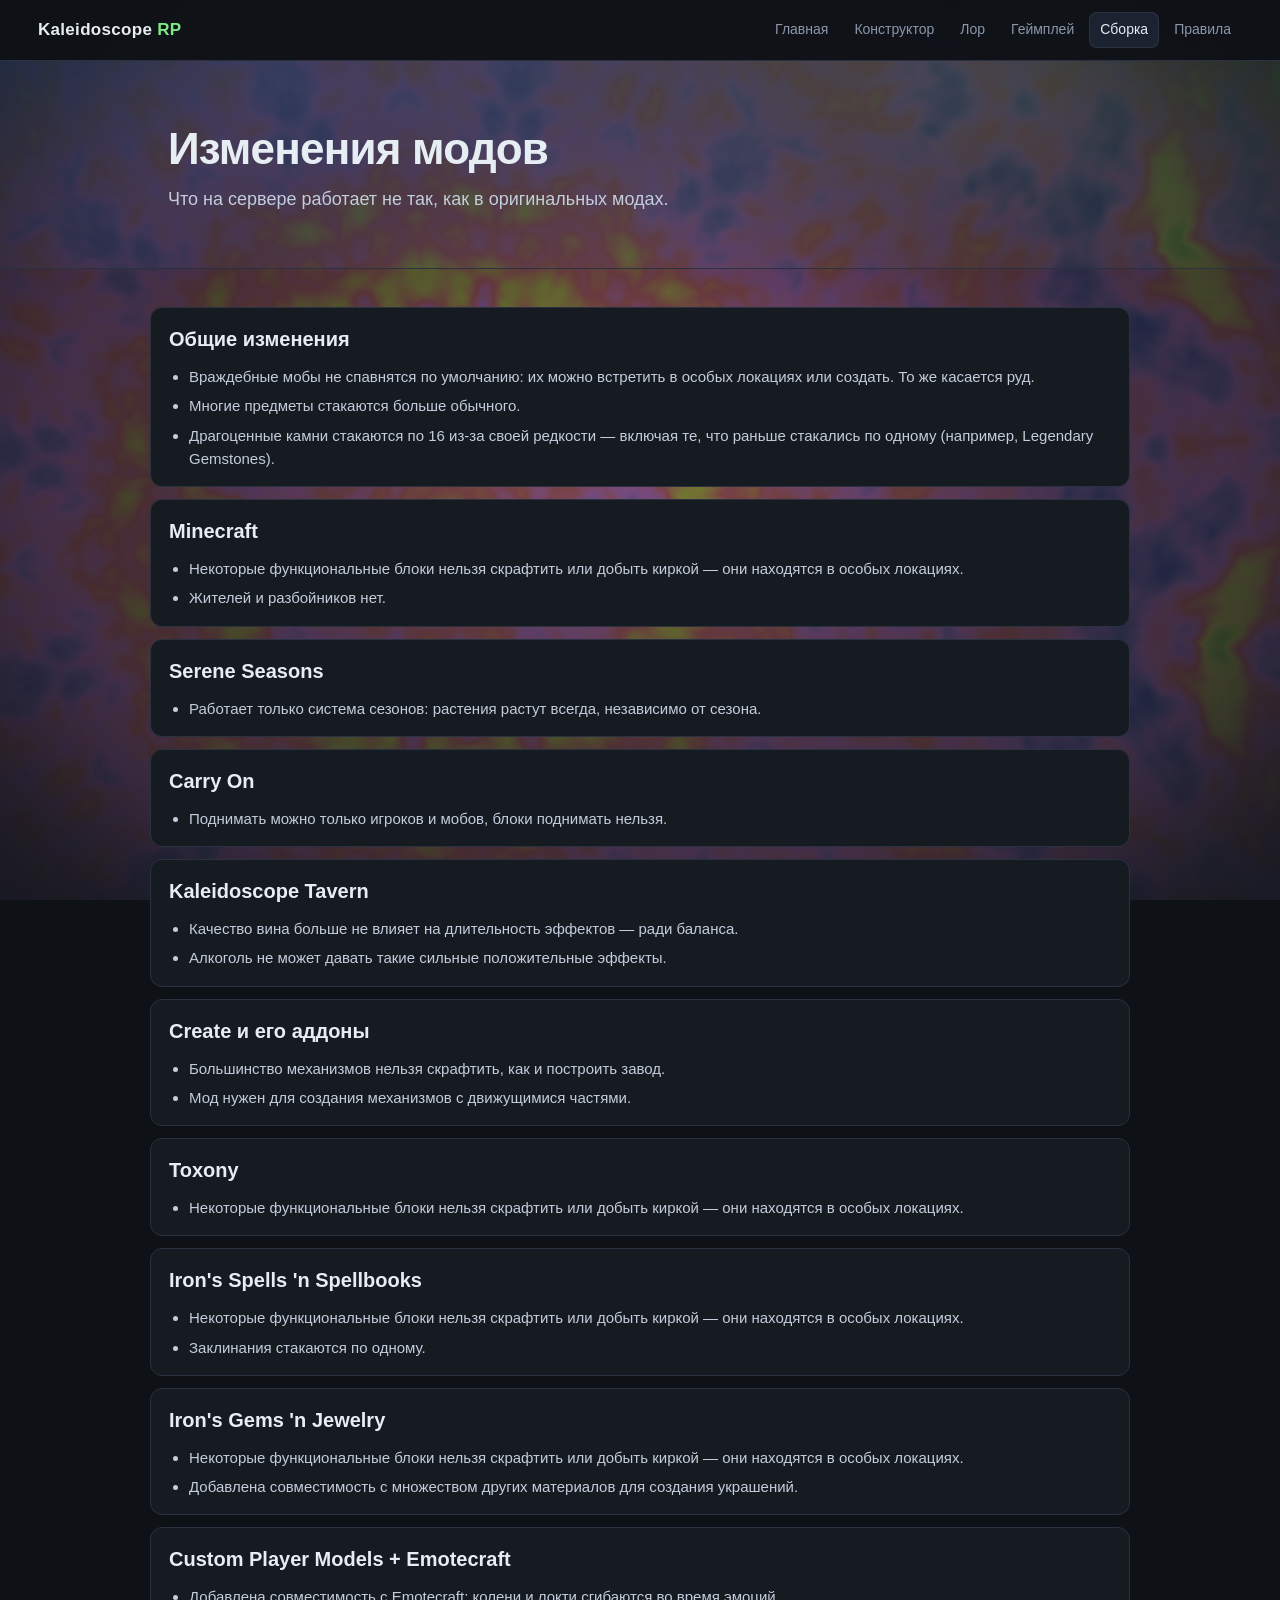
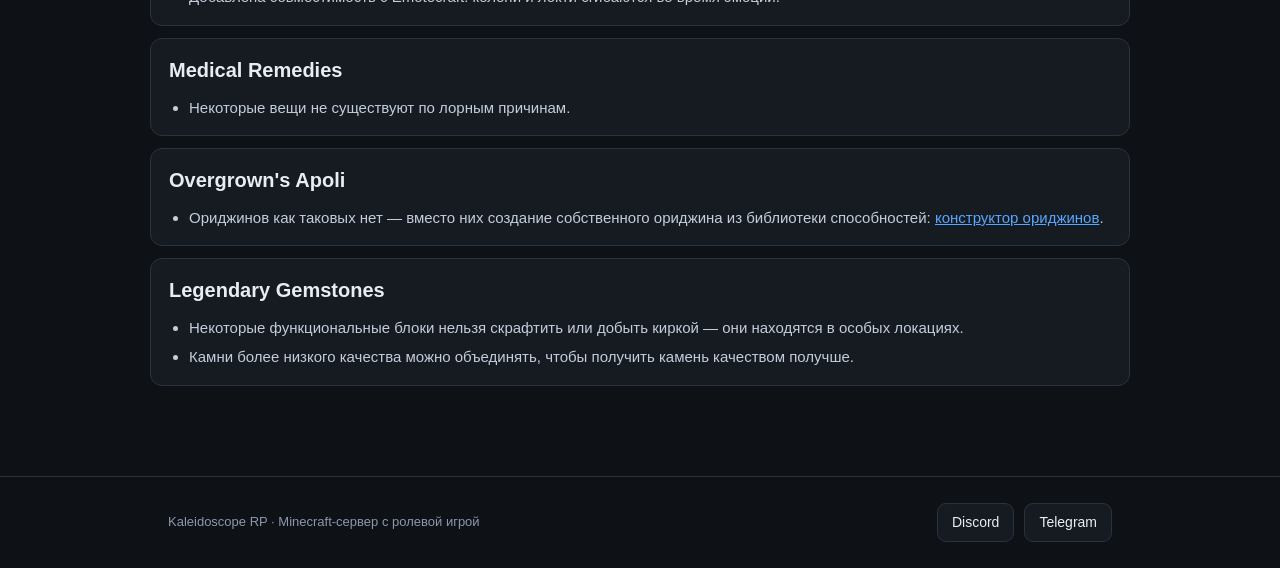
<file: changes.html>
﻿<!doctype html>
<html lang="ru">
<head>
<meta charset="utf-8">
<meta name="viewport" content="width=device-width, initial-scale=1">
<title>Изменения модов — Kaleidoscope RP</title>
<meta name="description" content="Как моды работают на сервере Kaleidoscope RP: отличия от оригинальных версий.">
<link rel="stylesheet" href="site.css">
</head>
<body>
<header class="site-nav">
  <div class="inner">
    <a class="site-logo" href="index.html">Kaleidoscope <b>RP</b></a>
    <nav class="site-links">
      <a href="index.html">Главная</a>
      <a href="builder.html">Конструктор</a>
      <a href="lore.html">Лор</a>
      <a href="gameplay.html">Геймплей</a>
      <a href="mods.html" class="on">Сборка</a>
      <a href="rules.html">Правила</a>
    </nav>
  </div>
</header>

<main>
  <section class="hero">
    <div class="page">
      <h1>Изменения модов</h1>
      <p class="sub">Что на сервере работает не так, как в оригинальных модах.</p>
    </div>
  </section>

  <section class="page section">
    <div class="change" id="common">
      <h2>Общие изменения</h2>
      <ul>
        <li>Враждебные мобы не спавнятся по умолчанию: их можно встретить в особых локациях или создать. То же касается руд.</li>
        <li>Многие предметы стакаются больше обычного.</li>
        <li>Драгоценные камни стакаются по 16 из-за своей редкости — включая те, что раньше стакались по одному (например, Legendary Gemstones).</li>
      </ul>
    </div>

    <div class="change" id="minecraft">
      <h2>Minecraft</h2>
      <ul>
        <li>Некоторые функциональные блоки нельзя скрафтить или добыть киркой — они находятся в особых локациях.</li>
        <li>Жителей и разбойников нет.</li>
      </ul>
    </div>

    <div class="change" id="serene-seasons">
      <h2>Serene Seasons</h2>
      <ul>
        <li>Работает только система сезонов: растения растут всегда, независимо от сезона.</li>
      </ul>
    </div>

    <div class="change" id="carry-on">
      <h2>Carry On</h2>
      <ul>
        <li>Поднимать можно только игроков и мобов, блоки поднимать нельзя.</li>
      </ul>
    </div>

    <div class="change" id="kaleidoscope-tavern">
      <h2>Kaleidoscope Tavern</h2>
      <ul>
        <li>Качество вина больше не влияет на длительность эффектов — ради баланса.</li>
        <li>Алкоголь не может давать такие сильные положительные эффекты.</li>
      </ul>
    </div>

    <div class="change" id="create">
      <h2>Create и его аддоны</h2>
      <ul>
        <li>Большинство механизмов нельзя скрафтить, как и построить завод.</li>
        <li>Мод нужен для создания механизмов с движущимися частями.</li>
      </ul>
    </div>

    <div class="change" id="toxony">
      <h2>Toxony</h2>
      <ul>
        <li>Некоторые функциональные блоки нельзя скрафтить или добыть киркой — они находятся в особых локациях.</li>
      </ul>
    </div>

    <div class="change" id="irons-spells">
      <h2>Iron's Spells 'n Spellbooks</h2>
      <ul>
        <li>Некоторые функциональные блоки нельзя скрафтить или добыть киркой — они находятся в особых локациях.</li>
        <li>Заклинания стакаются по одному.</li>
      </ul>
    </div>

    <div class="change" id="irons-jewelry">
      <h2>Iron's Gems 'n Jewelry</h2>
      <ul>
        <li>Некоторые функциональные блоки нельзя скрафтить или добыть киркой — они находятся в особых локациях.</li>
        <li>Добавлена совместимость с множеством других материалов для создания украшений.</li>
      </ul>
    </div>

    <div class="change" id="cpm-emotecraft">
      <h2>Custom Player Models + Emotecraft</h2>
      <ul>
        <li>Добавлена совместимость с Emotecraft: колени и локти сгибаются во время эмоций.</li>
      </ul>
    </div>

    <div class="change" id="medical-remedies">
      <h2>Medical Remedies</h2>
      <ul>
        <li>Некоторые вещи не существуют по лорным причинам.</li>
      </ul>
    </div>

    <div class="change" id="opoli">
      <h2>Overgrown's Apoli</h2>
      <ul>
        <li>Ориджинов как таковых нет — вместо них создание собственного ориджина из библиотеки способностей: <a href="builder.html">конструктор ориджинов</a>.</li>
      </ul>
    </div>

    <div class="change" id="legendary-gemstones">
      <h2>Legendary Gemstones</h2>
      <ul>
        <li>Некоторые функциональные блоки нельзя скрафтить или добыть киркой — они находятся в особых локациях.</li>
        <li>Камни более низкого качества можно объединять, чтобы получить камень качеством получше.</li>
      </ul>
    </div>
  </section>
</main>

<footer class="site-footer">
  <div class="inner">
    <span>Kaleidoscope RP · Minecraft-сервер с ролевой игрой</span>
    <div class="socials">
      <a href="https://discord.gg/vtG46FNb8T">Discord</a>
      <a href="https://t.me/kaleidoscoperp">Telegram</a>
    </div>
  </div>
</footer>
<script>
(() => {
  let timer = 0;
  const focus = () => {
    const el = document.getElementById(location.hash.slice(1));
    if (!el) return;
    el.scrollIntoView({ block: 'center' });
    el.dataset.flash = String(Date.now());
    el.classList.remove('flash');
    void el.offsetWidth;
    el.classList.add('flash');
    clearTimeout(timer);
    timer = setTimeout(() => el.classList.remove('flash'), 1400);
  };
  addEventListener('hashchange', focus);
  addEventListener('load', () => setTimeout(focus, 60));
  setTimeout(focus, 0);
})();
</script>
<script src="bg.js?v=9" defer></script>
</body>
</html>
</file>
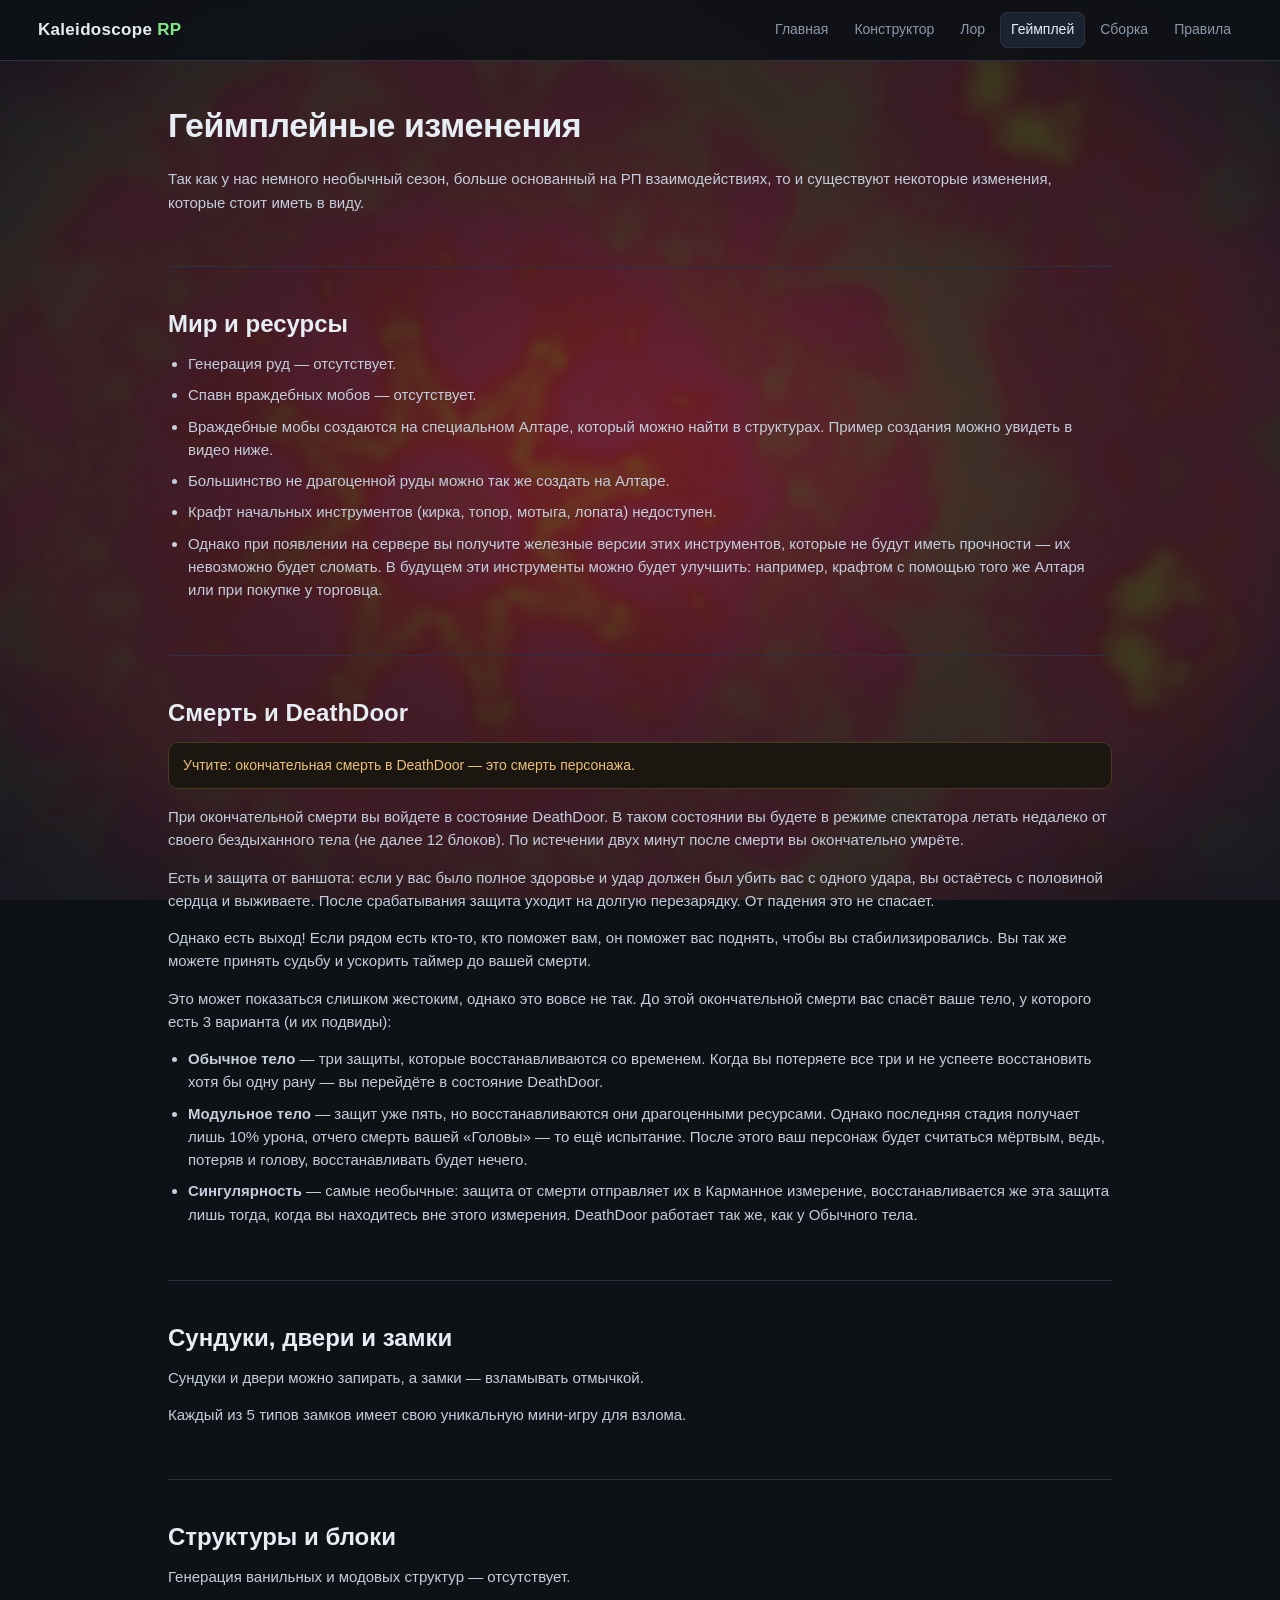
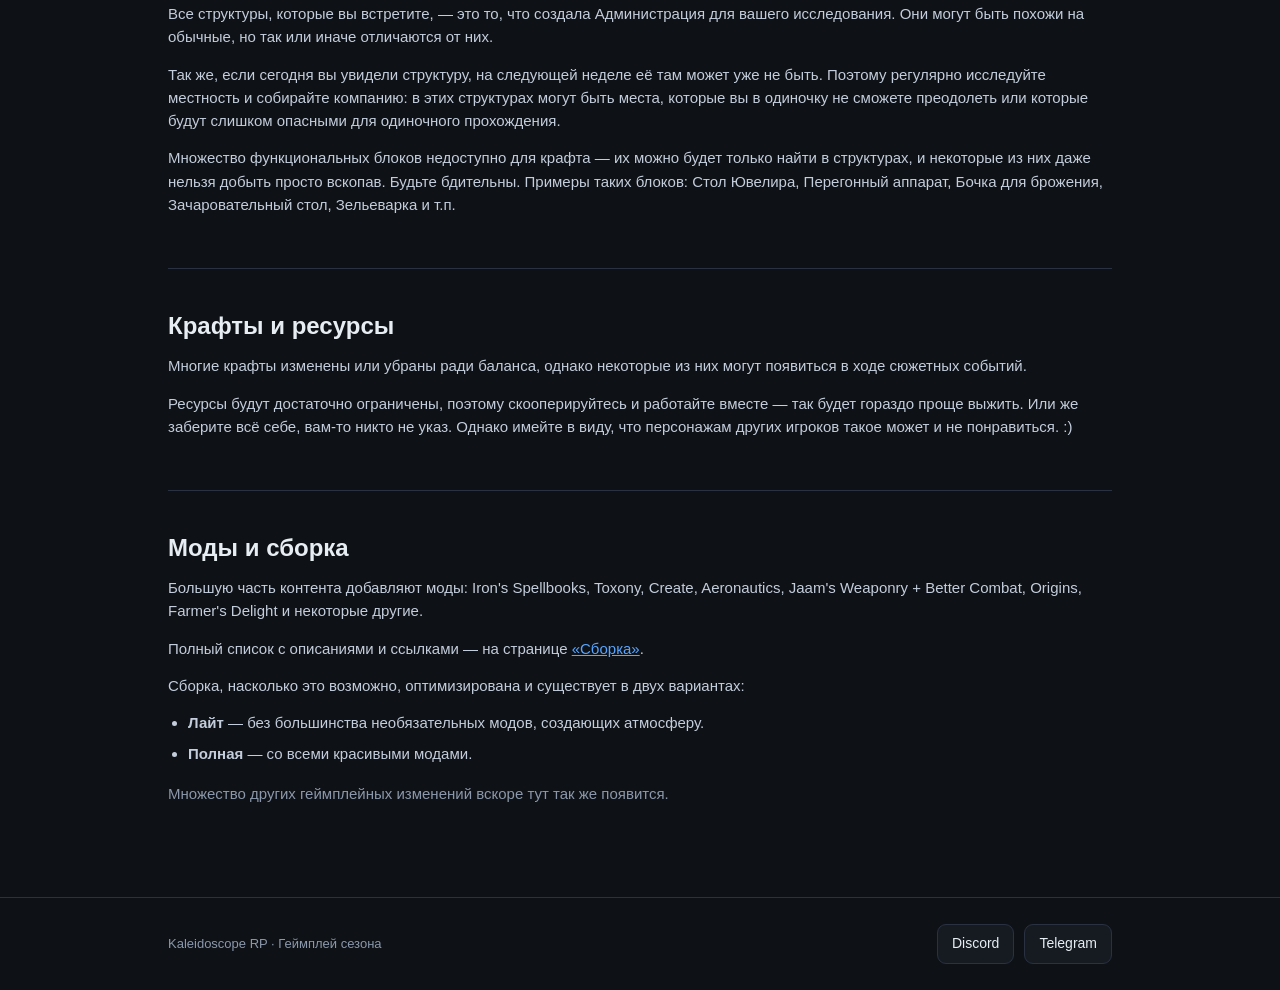
<file: gameplay.html>
﻿<!doctype html>
<html lang="ru">
<head>
<meta charset="utf-8">
<meta name="viewport" content="width=device-width, initial-scale=1">
<title>Геймплейные изменения — Kaleidoscope RP</title>
<link rel="stylesheet" href="site.css">
</head>
<body>
<header class="site-nav">
  <div class="inner">
    <a class="site-logo" href="index.html">Kaleidoscope <b>RP</b></a>
    <nav class="site-links">
      <a href="index.html">Главная</a>
      <a href="builder.html">Конструктор</a>
      <a href="lore.html">Лор</a>
      <a href="gameplay.html" class="on">Геймплей</a>
      <a href="mods.html">Сборка</a>
      <a href="rules.html">Правила</a>
    </nav>
  </div>
</header>

<main class="page">
  <section class="section">
    <h1 style="font-size:34px;margin:0 0 16px;letter-spacing:-.5px">Геймплейные изменения</h1>
    <p>Так как у нас немного необычный сезон, больше основанный на РП взаимодействиях, то и существуют некоторые изменения, которые стоит иметь в виду.</p>
  </section>

  <section class="section">
    <h2>Мир и ресурсы</h2>
    <ul class="list">
      <li>Генерация руд — отсутствует.</li>
      <li>Спавн враждебных мобов — отсутствует.</li>
      <li>Враждебные мобы создаются на специальном Алтаре, который можно найти в структурах. Пример создания можно увидеть в видео ниже.</li>
      <li>Большинство не драгоценной руды можно так же создать на Алтаре.</li>
      <li>Крафт начальных инструментов (кирка, топор, мотыга, лопата) недоступен.</li>
      <li>Однако при появлении на сервере вы получите железные версии этих инструментов, которые не будут иметь прочности — их невозможно будет сломать. В будущем эти инструменты можно будет улучшить: например, крафтом с помощью того же Алтаря или при покупке у торговца.</li>
    </ul>
  </section>

  <section class="section">
    <h2>Смерть и DeathDoor</h2>
    <p class="warn">Учтите: окончательная смерть в DeathDoor — это смерть персонажа.</p>
    <p>При окончательной смерти вы войдете в состояние DeathDoor. В таком состоянии вы будете в режиме спектатора летать недалеко от своего бездыханного тела (не далее 12 блоков). По истечении двух минут после смерти вы окончательно умрёте.</p>
    <p>Есть и защита от ваншота: если у вас было полное здоровье и удар должен был убить вас с одного удара, вы остаётесь с половиной сердца и выживаете. После срабатывания защита уходит на долгую перезарядку. От падения это не спасает.</p>
    <p>Однако есть выход! Если рядом есть кто-то, кто поможет вам, он поможет вас поднять, чтобы вы стабилизировались. Вы так же можете принять судьбу и ускорить таймер до вашей смерти.</p>
    <p>Это может показаться слишком жестоким, однако это вовсе не так. До этой окончательной смерти вас спасёт ваше тело, у которого есть 3 варианта (и их подвиды):</p>
    <ul class="list">
      <li><b>Обычное тело</b> — три защиты, которые восстанавливаются со временем. Когда вы потеряете все три и не успеете восстановить хотя бы одну рану — вы перейдёте в состояние DeathDoor.</li>
      <li><b>Модульное тело</b> — защит уже пять, но восстанавливаются они драгоценными ресурсами. Однако последняя стадия получает лишь 10% урона, отчего смерть вашей «Головы» — то ещё испытание. После этого ваш персонаж будет считаться мёртвым, ведь, потеряв и голову, восстанавливать будет нечего.</li>
      <li><b>Сингулярность</b> — самые необычные: защита от смерти отправляет их в Карманное измерение, восстанавливается же эта защита лишь тогда, когда вы находитесь вне этого измерения. DeathDoor работает так же, как у Обычного тела.</li>
    </ul>
  </section>

  <section class="section">
    <h2>Сундуки, двери и замки</h2>
    <p>Сундуки и двери можно запирать, а замки — взламывать отмычкой.</p>
    <p>Каждый из 5 типов замков имеет свою уникальную мини-игру для взлома.</p>
  </section>

  <section class="section">
    <h2>Структуры и блоки</h2>
    <p>Генерация ванильных и модовых структур — отсутствует.</p>
    <p>Все структуры, которые вы встретите, — это то, что создала Администрация для вашего исследования. Они могут быть похожи на обычные, но так или иначе отличаются от них.</p>
    <p>Так же, если сегодня вы увидели структуру, на следующей неделе её там может уже не быть. Поэтому регулярно исследуйте местность и собирайте компанию: в этих структурах могут быть места, которые вы в одиночку не сможете преодолеть или которые будут слишком опасными для одиночного прохождения.</p>
    <p>Множество функциональных блоков недоступно для крафта — их можно будет только найти в структурах, и некоторые из них даже нельзя добыть просто вскопав. Будьте бдительны. Примеры таких блоков: Стол Ювелира, Перегонный аппарат, Бочка для брожения, Зачаровательный стол, Зельеварка и т.п.</p>
  </section>

  <section class="section">
    <h2>Крафты и ресурсы</h2>
    <p>Многие крафты изменены или убраны ради баланса, однако некоторые из них могут появиться в ходе сюжетных событий.</p>
    <p>Ресурсы будут достаточно ограничены, поэтому скооперируйтесь и работайте вместе — так будет гораздо проще выжить. Или же заберите всё себе, вам-то никто не указ. Однако имейте в виду, что персонажам других игроков такое может и не понравиться. :)</p>
  </section>

  <section class="section">
    <h2>Моды и сборка</h2>
    <p>Большую часть контента добавляют моды: Iron's Spellbooks, Toxony, Create, Aeronautics, Jaam's Weaponry + Better Combat, Origins, Farmer's Delight и некоторые другие.</p>
    <p>Полный список с описаниями и ссылками — на странице <a href="mods.html">«Сборка»</a>.</p>
    <p>Сборка, насколько это возможно, оптимизирована и существует в двух вариантах:</p>
    <ul class="list">
      <li><b>Лайт</b> — без большинства необязательных модов, создающих атмосферу.</li>
      <li><b>Полная</b> — со всеми красивыми модами.</li>
    </ul>
    <p class="lead">Множество других геймплейных изменений вскоре тут так же появится.</p>
  </section>
</main>

<footer class="site-footer">
  <div class="inner">
    <span>Kaleidoscope RP · Геймплей сезона</span>
    <div class="socials">
      <a href="https://discord.gg/vtG46FNb8T">Discord</a>
      <a href="https://t.me/kaleidoscoperp">Telegram</a>
    </div>
  </div>
</footer>
<script src="bg.js?v=9" defer></script>
</body>
</html>
</file>
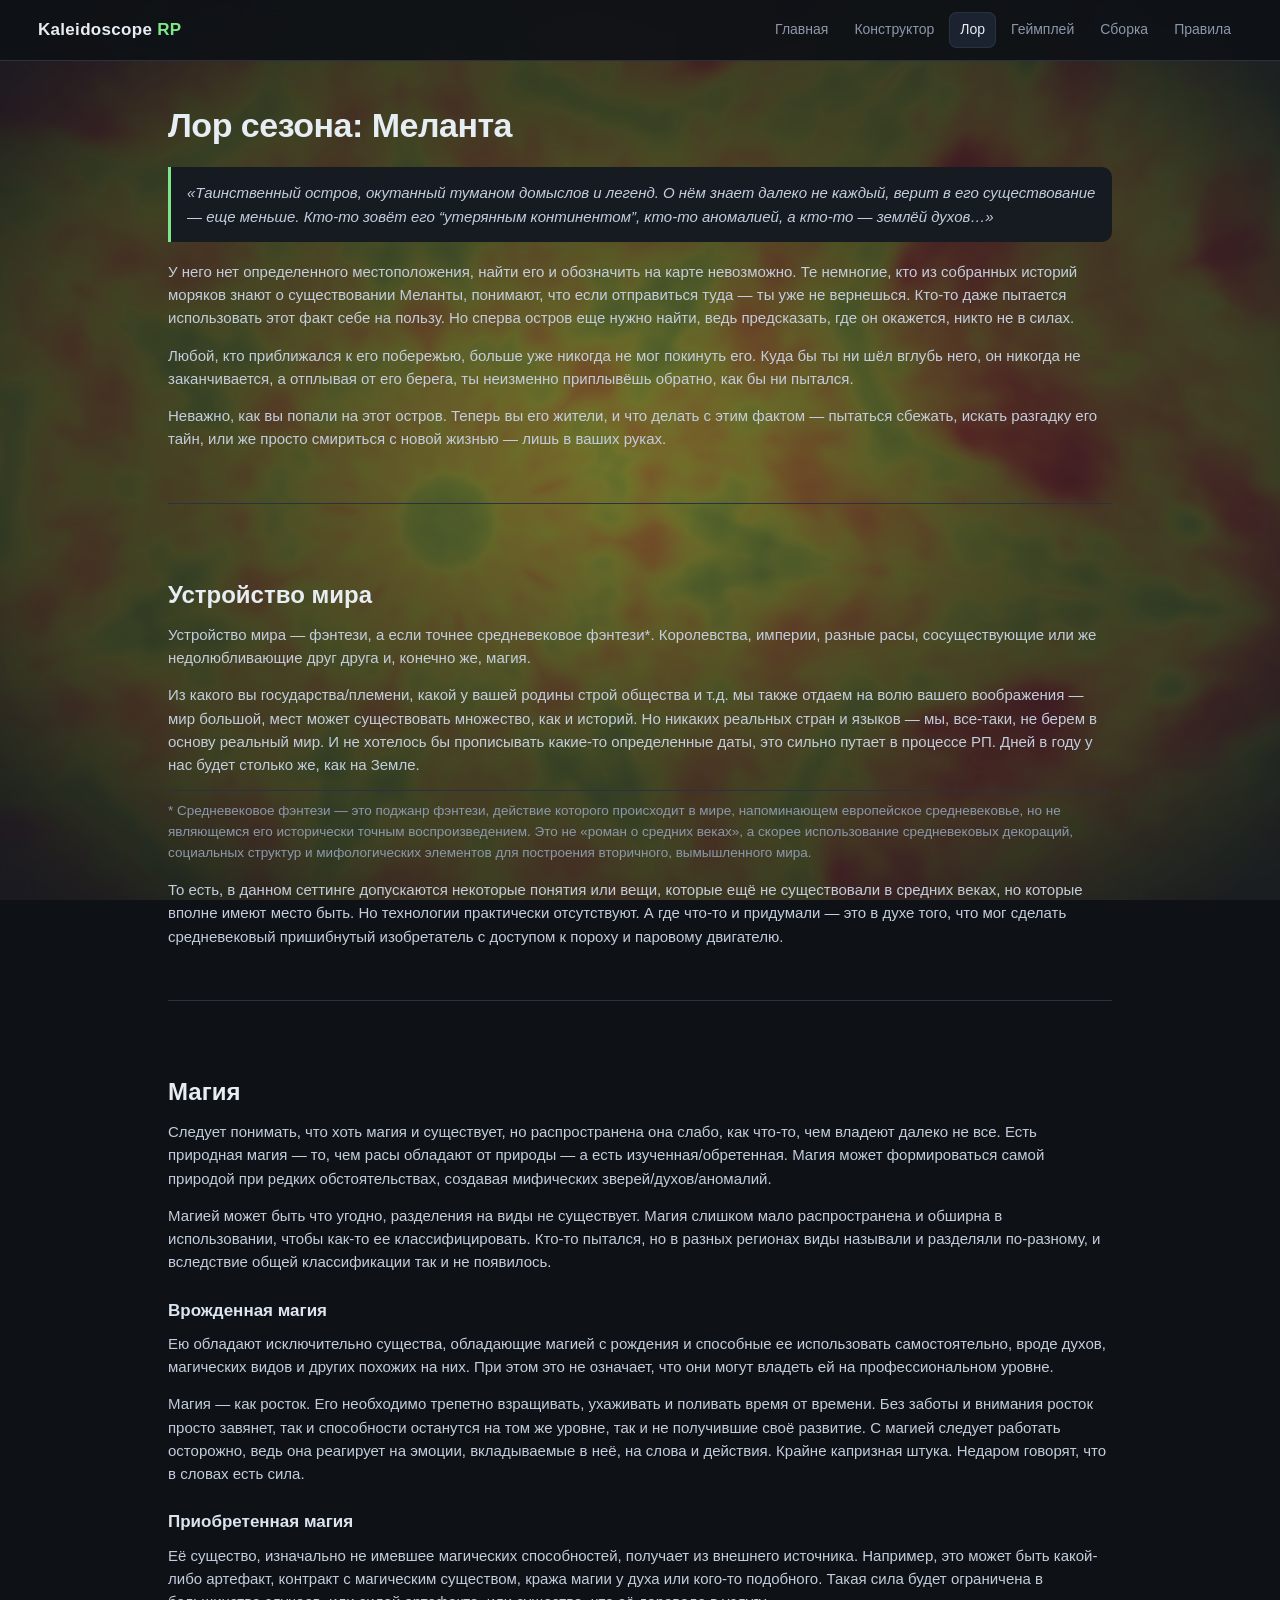
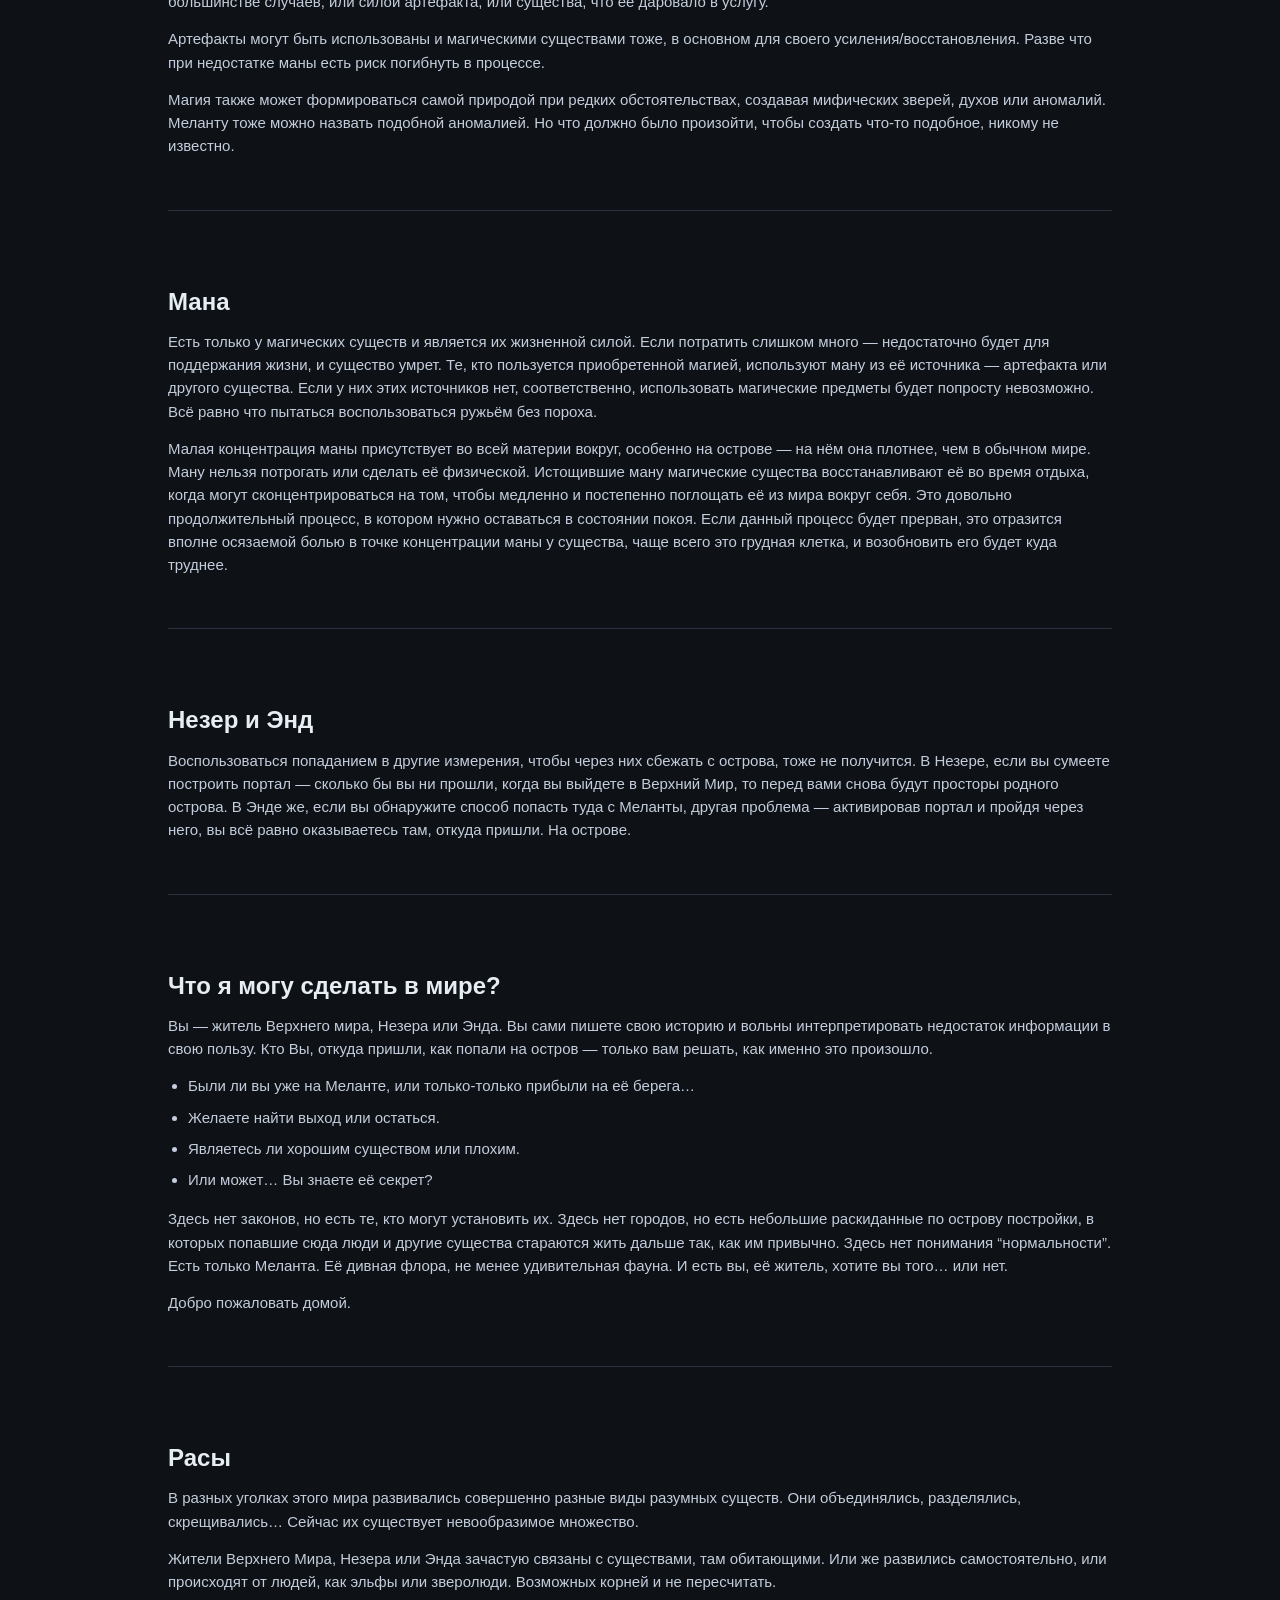
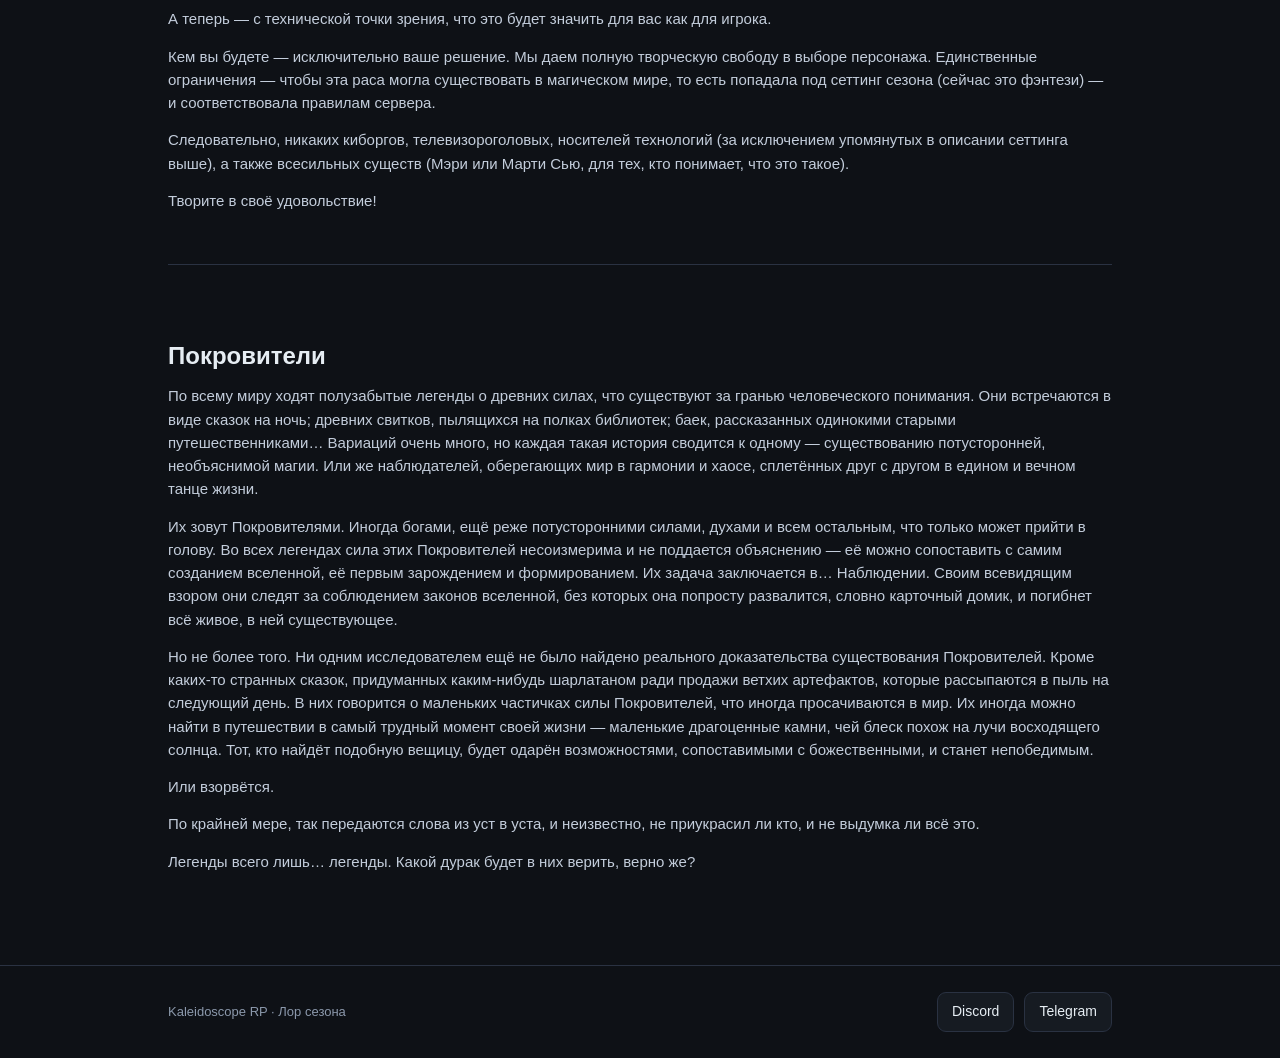
<file: lore.html>
﻿<!doctype html>
<html lang="ru">
<head>
<meta charset="utf-8">
<meta name="viewport" content="width=device-width, initial-scale=1">
<title>Лор сезона: Меланта — Kaleidoscope RP</title>
<link rel="stylesheet" href="site.css">
</head>
<body>
<header class="site-nav">
  <div class="inner">
    <a class="site-logo" href="index.html">Kaleidoscope <b>RP</b></a>
    <nav class="site-links">
      <a href="index.html">Главная</a>
      <a href="builder.html">Конструктор</a>
      <a href="lore.html" class="on">Лор</a>
      <a href="gameplay.html">Геймплей</a>
      <a href="mods.html">Сборка</a>
      <a href="rules.html">Правила</a>
    </nav>
  </div>
</header>

<main class="page lore">
  <section class="section">
    <h1 style="font-size:34px;margin:0 0 16px;letter-spacing:-.5px">Лор сезона: Меланта</h1>
    <blockquote class="quote">«Таинственный остров, окутанный туманом домыслов и легенд. О нём знает далеко не каждый, верит в его существование — еще меньше. Кто-то зовёт его “утерянным континентом”, кто-то аномалией, а кто-то — землёй духов…»</blockquote>
    <p>У него нет определенного местоположения, найти его и обозначить на карте невозможно. Те немногие, кто из собранных историй моряков знают о существовании Меланты, понимают, что если отправиться туда — ты уже не вернешься. Кто-то даже пытается использовать этот факт себе на пользу. Но сперва остров еще нужно найти, ведь предсказать, где он окажется, никто не в силах.</p>
    <p>Любой, кто приближался к его побережью, больше уже никогда не мог покинуть его. Куда бы ты ни шёл вглубь него, он никогда не заканчивается, а отплывая от его берега, ты неизменно приплывёшь обратно, как бы ни пытался.</p>
    <p>Неважно, как вы попали на этот остров. Теперь вы его жители, и что делать с этим фактом — пытаться сбежать, искать разгадку его тайн, или же просто смириться с новой жизнью — лишь в ваших руках.</p>
  </section>

  <section class="section">
    <h2>Устройство мира</h2>
    <p>Устройство мира — фэнтези, а если точнее средневековое фэнтези*. Королевства, империи, разные расы, сосуществующие или же недолюбливающие друг друга и, конечно же, магия.</p>
    <p>Из какого вы государства/племени, какой у вашей родины строй общества и т.д. мы также отдаем на волю вашего воображения — мир большой, мест может существовать множество, как и историй. Но никаких реальных стран и языков — мы, все-таки, не берем в основу реальный мир. И не хотелось бы прописывать какие-то определенные даты, это сильно путает в процессе РП. Дней в году у нас будет столько же, как на Земле.</p>
    <p class="footnote">* Средневековое фэнтези — это поджанр фэнтези, действие которого происходит в мире, напоминающем европейское средневековье, но не являющемся его исторически точным воспроизведением. Это не «роман о средних веках», а скорее использование средневековых декораций, социальных структур и мифологических элементов для построения вторичного, вымышленного мира.</p>
    <p>То есть, в данном сеттинге допускаются некоторые понятия или вещи, которые ещё не существовали в средних веках, но которые вполне имеют место быть. Но технологии практически отсутствуют. А где что-то и придумали — это в духе того, что мог сделать средневековый пришибнутый изобретатель с доступом к пороху и паровому двигателю.</p>
  </section>

  <section class="section">
    <h2>Магия</h2>
    <p>Следует понимать, что хоть магия и существует, но распространена она слабо, как что-то, чем владеют далеко не все. Есть природная магия — то, чем расы обладают от природы — а есть изученная/обретенная. Магия может формироваться самой природой при редких обстоятельствах, создавая мифических зверей/духов/аномалий.</p>
    <p>Магией может быть что угодно, разделения на виды не существует. Магия слишком мало распространена и обширна в использовании, чтобы как-то ее классифицировать. Кто-то пытался, но в разных регионах виды называли и разделяли по-разному, и вследствие общей классификации так и не появилось.</p>

    <h3>Врожденная магия</h3>
    <p>Ею обладают исключительно существа, обладающие магией с рождения и способные ее использовать самостоятельно, вроде духов, магических видов и других похожих на них. При этом это не означает, что они могут владеть ей на профессиональном уровне.</p>
    <p>Магия — как росток. Его необходимо трепетно взращивать, ухаживать и поливать время от времени. Без заботы и внимания росток просто завянет, так и способности останутся на том же уровне, так и не получившие своё развитие. С магией следует работать осторожно, ведь она реагирует на эмоции, вкладываемые в неё, на слова и действия. Крайне капризная штука. Недаром говорят, что в словах есть сила.</p>

    <h3>Приобретенная магия</h3>
    <p>Её существо, изначально не имевшее магических способностей, получает из внешнего источника. Например, это может быть какой-либо артефакт, контракт с магическим существом, кража магии у духа или кого-то подобного. Такая сила будет ограничена в большинстве случаев, или силой артефакта, или существа, что её даровало в услугу.</p>
    <p>Артефакты могут быть использованы и магическими существами тоже, в основном для своего усиления/восстановления. Разве что при недостатке маны есть риск погибнуть в процессе.</p>
    <p>Магия также может формироваться самой природой при редких обстоятельствах, создавая мифических зверей, духов или аномалий. Меланту тоже можно назвать подобной аномалией. Но что должно было произойти, чтобы создать что-то подобное, никому не известно.</p>
  </section>

  <section class="section">
    <h2>Мана</h2>
    <p>Есть только у магических существ и является их жизненной силой. Если потратить слишком много — недостаточно будет для поддержания жизни, и существо умрет. Те, кто пользуется приобретенной магией, используют ману из её источника — артефакта или другого существа. Если у них этих источников нет, соответственно, использовать магические предметы будет попросту невозможно. Всё равно что пытаться воспользоваться ружьём без пороха.</p>
    <p>Малая концентрация маны присутствует во всей материи вокруг, особенно на острове — на нём она плотнее, чем в обычном мире. Ману нельзя потрогать или сделать её физической. Истощившие ману магические существа восстанавливают её во время отдыха, когда могут сконцентрироваться на том, чтобы медленно и постепенно поглощать её из мира вокруг себя. Это довольно продолжительный процесс, в котором нужно оставаться в состоянии покоя. Если данный процесс будет прерван, это отразится вполне осязаемой болью в точке концентрации маны у существа, чаще всего это грудная клетка, и возобновить его будет куда труднее.</p>
  </section>

  <section class="section">
    <h2>Незер и Энд</h2>
    <p>Воспользоваться попаданием в другие измерения, чтобы через них сбежать с острова, тоже не получится. В Незере, если вы сумеете построить портал — сколько бы вы ни прошли, когда вы выйдете в Верхний Мир, то перед вами снова будут просторы родного острова. В Энде же, если вы обнаружите способ попасть туда с Меланты, другая проблема — активировав портал и пройдя через него, вы всё равно оказываетесь там, откуда пришли. На острове.</p>
  </section>

  <section class="section">
    <h2>Что я могу сделать в мире?</h2>
    <p>Вы — житель Верхнего мира, Незера или Энда. Вы сами пишете свою историю и вольны интерпретировать недостаток информации в свою пользу. Кто Вы, откуда пришли, как попали на остров — только вам решать, как именно это произошло.</p>
    <ul class="list">
      <li>Были ли вы уже на Меланте, или только-только прибыли на её берега…</li>
      <li>Желаете найти выход или остаться.</li>
      <li>Являетесь ли хорошим существом или плохим.</li>
      <li>Или может… Вы знаете её секрет?</li>
    </ul>
    <p>Здесь нет законов, но есть те, кто могут установить их. Здесь нет городов, но есть небольшие раскиданные по острову постройки, в которых попавшие сюда люди и другие существа стараются жить дальше так, как им привычно. Здесь нет понимания “нормальности”. Есть только Меланта. Её дивная флора, не менее удивительная фауна. И есть вы, её житель, хотите вы того… или нет.</p>
    <p>Добро пожаловать домой.</p>
  </section>

  <section class="section">
    <h2>Расы</h2>
    <p>В разных уголках этого мира развивались совершенно разные виды разумных существ. Они объединялись, разделялись, скрещивались… Сейчас их существует невообразимое множество.</p>
    <p>Жители Верхнего Мира, Незера или Энда зачастую связаны с существами, там обитающими. Или же развились самостоятельно, или происходят от людей, как эльфы или зверолюди. Возможных корней и не пересчитать.</p>
    <p>А теперь — с технической точки зрения, что это будет значить для вас как для игрока.</p>
    <p>Кем вы будете — исключительно ваше решение. Мы даем полную творческую свободу в выборе персонажа. Единственные ограничения — чтобы эта раса могла существовать в магическом мире, то есть попадала под сеттинг сезона (сейчас это фэнтези) — и соответствовала правилам сервера.</p>
    <p>Следовательно, никаких киборгов, телевизороголовых, носителей технологий (за исключением упомянутых в описании сеттинга выше), а также всесильных существ (Мэри или Марти Сью, для тех, кто понимает, что это такое).</p>
    <p>Творите в своё удовольствие!</p>
  </section>

  <section class="section">
    <h2>Покровители</h2>
    <p>По всему миру ходят полузабытые легенды о древних силах, что существуют за гранью человеческого понимания. Они встречаются в виде сказок на ночь; древних свитков, пылящихся на полках библиотек; баек, рассказанных одинокими старыми путешественниками… Вариаций очень много, но каждая такая история сводится к одному — существованию потусторонней, необъяснимой магии. Или же наблюдателей, оберегающих мир в гармонии и хаосе, сплетённых друг с другом в едином и вечном танце жизни.</p>
    <p>Их зовут Покровителями. Иногда богами, ещё реже потусторонними силами, духами и всем остальным, что только может прийти в голову. Во всех легендах сила этих Покровителей несоизмерима и не поддается объяснению — её можно сопоставить с самим созданием вселенной, её первым зарождением и формированием. Их задача заключается в… Наблюдении. Своим всевидящим взором они следят за соблюдением законов вселенной, без которых она попросту развалится, словно карточный домик, и погибнет всё живое, в ней существующее.</p>
    <p>Но не более того. Ни одним исследователем ещё не было найдено реального доказательства существования Покровителей. Кроме каких-то странных сказок, придуманных каким-нибудь шарлатаном ради продажи ветхих артефактов, которые рассыпаются в пыль на следующий день. В них говорится о маленьких частичках силы Покровителей, что иногда просачиваются в мир. Их иногда можно найти в путешествии в самый трудный момент своей жизни — маленькие драгоценные камни, чей блеск похож на лучи восходящего солнца. Тот, кто найдёт подобную вещицу, будет одарён возможностями, сопоставимыми с божественными, и станет непобедимым.</p>
    <p>Или взорвётся.</p>
    <p>По крайней мере, так передаются слова из уст в уста, и неизвестно, не приукрасил ли кто, и не выдумка ли всё это.</p>
    <p>Легенды всего лишь… легенды. Какой дурак будет в них верить, верно же?</p>
  </section>
</main>

<footer class="site-footer">
  <div class="inner">
    <span>Kaleidoscope RP · Лор сезона</span>
    <div class="socials">
      <a href="https://discord.gg/vtG46FNb8T">Discord</a>
      <a href="https://t.me/kaleidoscoperp">Telegram</a>
    </div>
  </div>
</footer>
<script src="bg.js?v=9" defer></script>
</body>
</html>
</file>
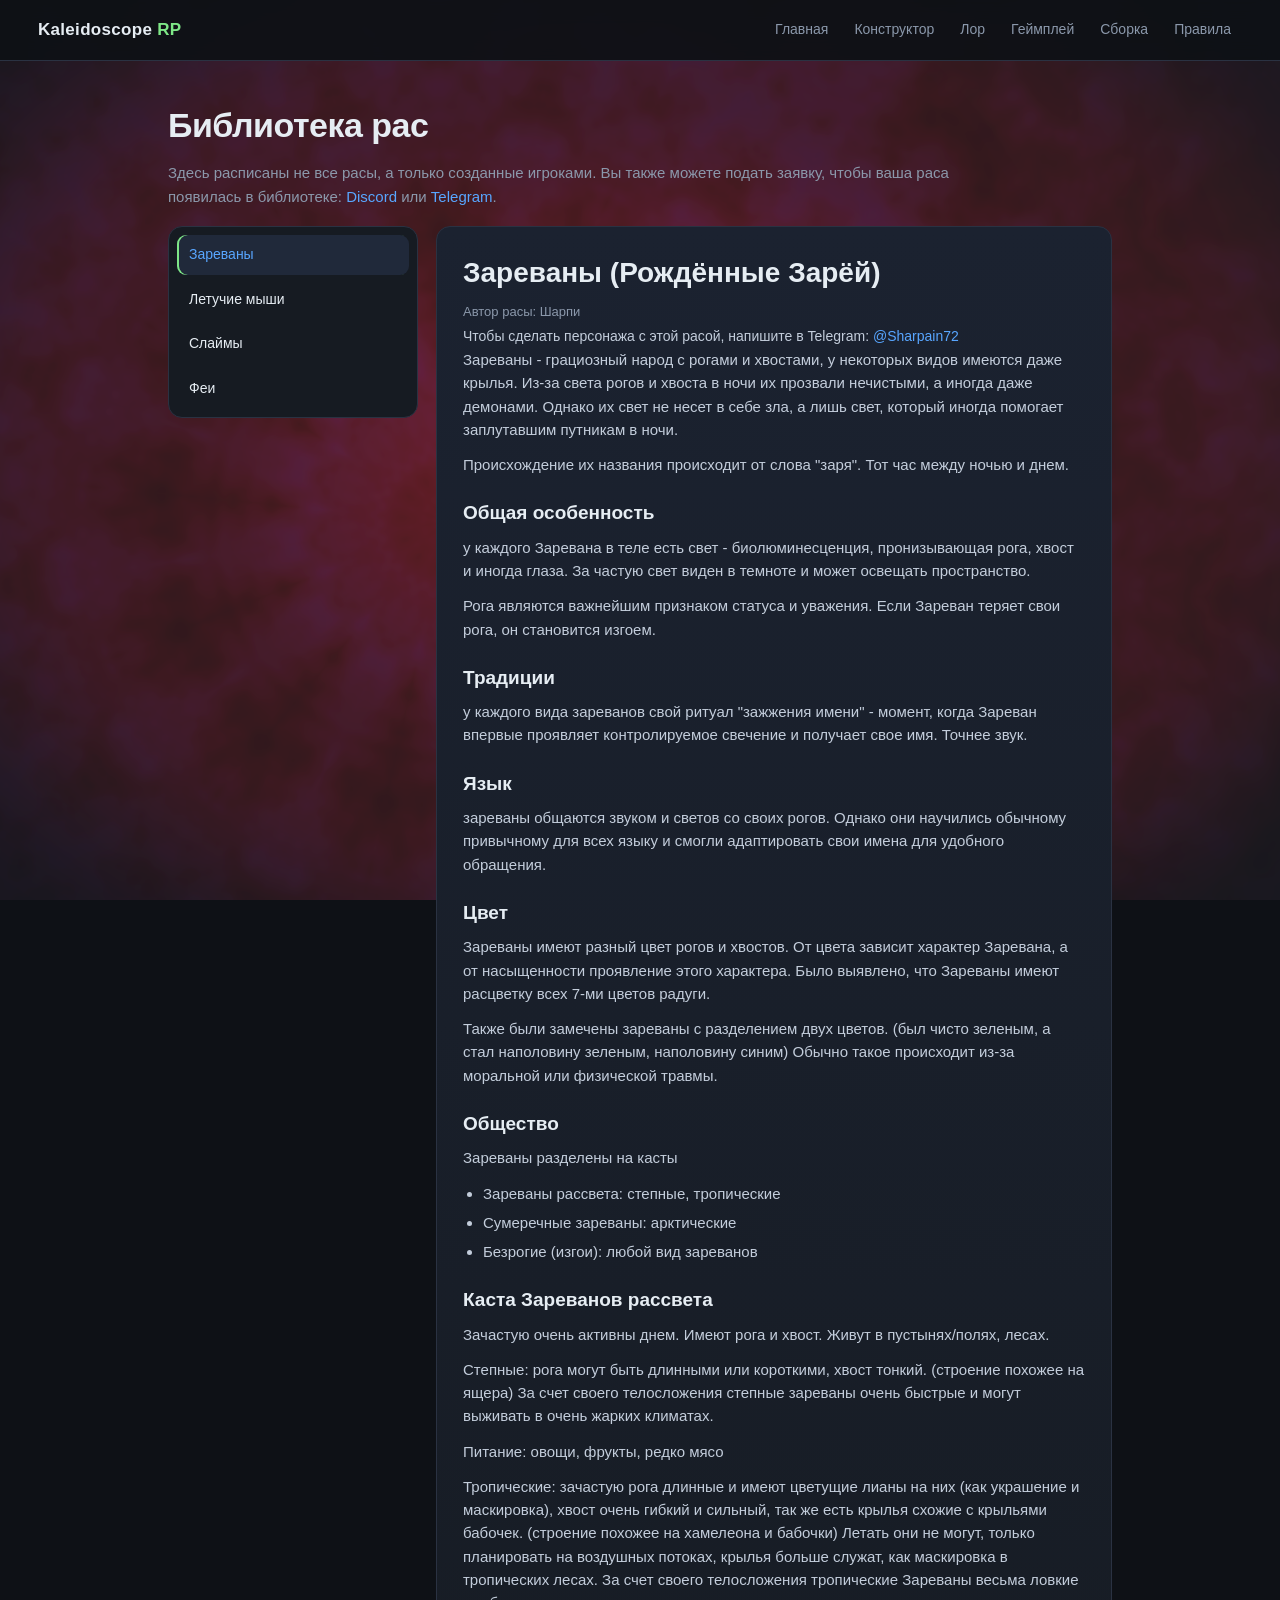
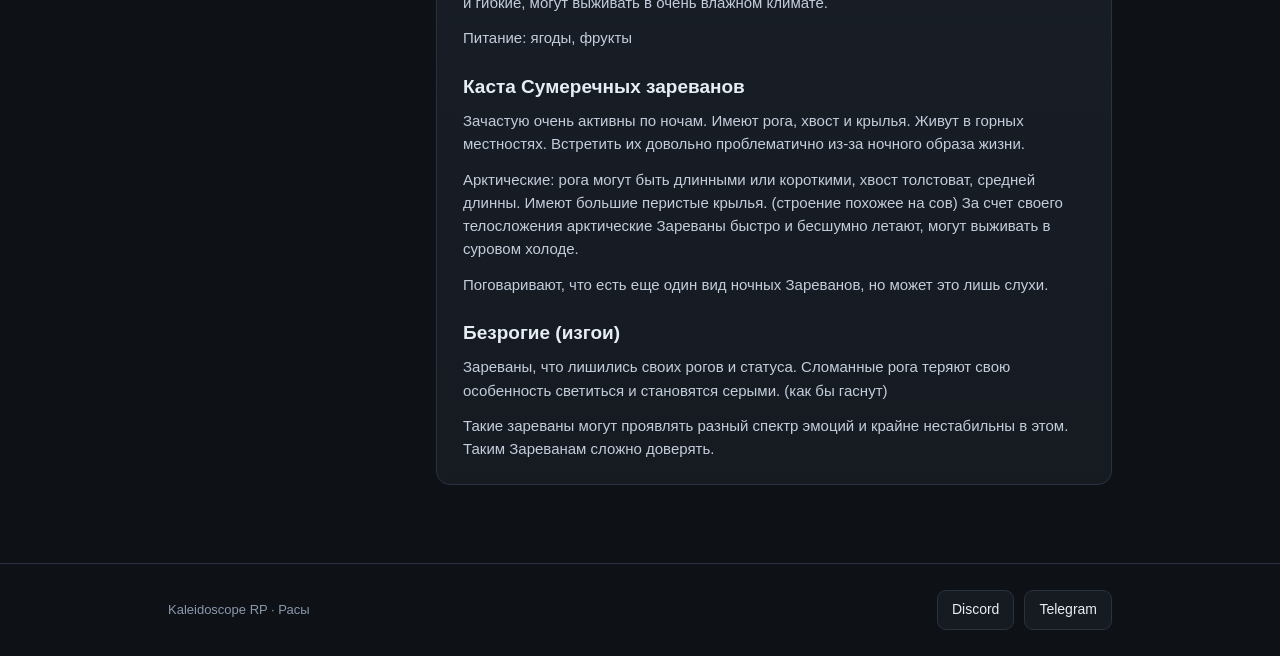
<file: races.html>
<!doctype html>
<html lang="ru">
<head>
<meta charset="utf-8">
<meta name="viewport" content="width=device-width, initial-scale=1">
<title>Расы — Kaleidoscope RP</title>
<link rel="stylesheet" href="site.css">
</head>
<body>
<header class="site-nav">
  <div class="inner">
    <a class="site-logo" href="index.html">Kaleidoscope <b>RP</b></a>
    <nav class="site-links">
      <a href="index.html">Главная</a>
      <a href="builder.html">Конструктор</a>
      <a href="lore.html">Лор</a>
      <a href="gameplay.html">Геймплей</a>
      <a href="mods.html">Сборка</a>
      <a href="rules.html">Правила</a>
    </nav>
  </div>
</header>

<main class="page">
  <section class="section">
    <h1 style="font-size:34px;margin:0 0 10px;letter-spacing:-.5px">Библиотека рас</h1>
    <p class="race-note">Здесь расписаны не все расы, а только созданные игроками. Вы также можете подать заявку, чтобы ваша раса появилась в библиотеке: <a href="https://discord.gg/vtG46FNb8T" target="_blank" rel="noopener">Discord</a> или <a href="https://t.me/kaleidoscoperp" target="_blank" rel="noopener">Telegram</a>.</p>
    <div class="races">
      <aside class="race-list" id="raceList" aria-label="Список рас"></aside>
      <article class="race-pane" id="racePane" aria-live="polite">
        <h2 id="raceTitle"></h2>
        <div id="raceMeta"></div>
        <div id="raceText"></div>
      </article>
    </div>
  </section>
</main>

<footer class="site-footer">
  <div class="inner">
    <span>Kaleidoscope RP · Расы</span>
    <div class="socials">
      <a href="https://discord.gg/vtG46FNb8T">Discord</a>
      <a href="https://t.me/kaleidoscoperp">Telegram</a>
    </div>
  </div>
</footer>
<script>
const RACES = [
  {
    id: 'zarevany',
    name: 'Зареваны',
    title: 'Зареваны (Рождённые Зарёй)',
    author: 'Шарпи',
    tg: 'Sharpain72',
    blocks: [
      { t: 'p', text: 'Зареваны - грациозный народ с рогами и хвостами, у некоторых видов имеются даже крылья. Из-за света рогов и хвоста в ночи их прозвали нечистыми, а иногда даже демонами. Однако их свет не несет в себе зла, а лишь свет, который иногда помогает заплутавшим путникам в ночи.' },
      { t: 'p', text: 'Происхождение их названия происходит от слова "заря". Тот час между ночью и днем.' },
      { t: 'h', text: 'Общая особенность' },
      { t: 'p', text: 'у каждого Заревана в теле есть свет - биолюминесценция, пронизывающая рога, хвост и иногда глаза. За частую свет виден в темноте и может освещать пространство.' },
      { t: 'p', text: 'Рога являются важнейшим признаком статуса и уважения. Если Зареван теряет свои рога, он становится изгоем.' },
      { t: 'h', text: 'Традиции' },
      { t: 'p', text: 'у каждого вида зареванов свой ритуал "зажжения имени" - момент, когда Зареван впервые проявляет контролируемое свечение и получает свое имя. Точнее звук.' },
      { t: 'h', text: 'Язык' },
      { t: 'p', text: 'зареваны общаются звуком и светов со своих рогов. Однако они научились обычному привычному для всех языку и смогли адаптировать свои имена для удобного обращения.' },
      { t: 'h', text: 'Цвет' },
      { t: 'p', text: 'Зареваны имеют разный цвет рогов и хвостов. От цвета зависит характер Заревана, а от насыщенности проявление этого характера. Было выявлено, что Зареваны имеют расцветку всех 7-ми цветов радуги.' },
      { t: 'p', text: 'Также были замечены зареваны с разделением двух цветов. (был чисто зеленым, а стал наполовину зеленым, наполовину синим) Обычно такое происходит из-за моральной или физической травмы.' },
      { t: 'h', text: 'Общество' },
      { t: 'p', text: 'Зареваны разделены на касты' },
      { t: 'ul', items: ['Зареваны рассвета: степные, тропические', 'Сумеречные зареваны: арктические', 'Безрогие (изгои): любой вид зареванов'] },
      { t: 'h', text: 'Каста Зареванов рассвета' },
      { t: 'p', text: 'Зачастую очень активны днем. Имеют рога и хвост. Живут в пустынях/полях, лесах.' },
      { t: 'p', text: 'Степные: рога могут быть длинными или короткими, хвост тонкий. (строение похожее на ящера) За счет своего телосложения степные зареваны очень быстрые и могут выживать в очень жарких климатах.' },
      { t: 'p', text: 'Питание: овощи, фрукты, редко мясо' },
      { t: 'p', text: 'Тропические: зачастую рога длинные и имеют цветущие лианы на них (как украшение и маскировка), хвост очень гибкий и сильный, так же есть крылья схожие с крыльями бабочек. (строение похожее на хамелеона и бабочки) Летать они не могут, только планировать на воздушных потоках, крылья больше служат, как маскировка в тропических лесах. За счет своего телосложения тропические Зареваны весьма ловкие и гибкие, могут выживать в очень влажном климате.' },
      { t: 'p', text: 'Питание: ягоды, фрукты' },
      { t: 'h', text: 'Каста Сумеречных зареванов' },
      { t: 'p', text: 'Зачастую очень активны по ночам. Имеют рога, хвост и крылья. Живут в горных местностях. Встретить их довольно проблематично из-за ночного образа жизни.' },
      { t: 'p', text: 'Арктические: рога могут быть длинными или короткими, хвост толстоват, средней длинны. Имеют большие перистые крылья. (строение похожее на сов) За счет своего телосложения арктические Зареваны быстро и бесшумно летают, могут выживать в суровом холоде.' },
      { t: 'p', text: 'Поговаривают, что есть еще один вид ночных Зареванов, но может это лишь слухи.' },
      { t: 'h', text: 'Безрогие (изгои)' },
      { t: 'p', text: 'Зареваны, что лишились своих рогов и статуса. Сломанные рога теряют свою особенность светиться и становятся серыми. (как бы гаснут)' },
      { t: 'p', text: 'Такие зареваны могут проявлять разный спектр эмоций и крайне нестабильны в этом. Таким Зареванам сложно доверять.' }
    ]
  },
  {
    id: 'letuchie-myshi',
    name: 'Летучие мыши',
    author: 'Лост',
    tg: 'Lost_Eld',
    blocks: [
      { t: 'p', text: 'Точных исторических данных о том, от какой расы произошли эти летучие мыши, нет. Однако большинство связывает их родство с элитрианцами по ключевым признакам: полые кости, крылья и любовь к открытым пространствам.' },
      { t: 'p', text: 'Летучие мыши делятся на два подвида: мыши-вампиры и фруктовые мыши.' },
      { t: 'p', text: 'В контексте мышей-вампиров, просто «вампир» обычно подразумевается, как мышь-вампир' },
      { t: 'h2', text: 'Мышь-вампир' },
      { t: 'h', text: 'Внешность и рацион' },
      { t: 'p', text: 'Социально-паразитический, вредительский вид летучих мышей с рационом из крови. Суточная норма — 700–900 мл для поддержания активной жизни. Рост — до 170 см. Внешность: гуманоидные летучие мыши среднего роста, с перепончатыми крыльями, звероподобными мордами, бледной кожей, острыми зубами и длинными языками, клыками и когтями,' },
      { t: 'h', text: 'Группа и здравый эгоизм' },
      { t: 'p', text: 'Держатся и охотятся группами из 3–7 особей; встречаются одиночки. Внутри группы развит здравый эгоизм: помощь оказывается в расчёте на ответную, а совместная охота безопаснее, когда умения членов группы примерно на одном уровне. Поэтому слишком старые, отстающие и те, кто только получает помощь и никогда не помогает сам, отсекаются — вплоть до исключения из группы. Слабых и стариков при угрозе могут использовать как приманку, чтобы обезопасить более способных.' },
      { t: 'p', text: 'Иерархия простая: лидер выбирается по проворности и уму, остальные подчиняются.' },
      { t: 'p', text: 'Разные группы между собой обычно не враждуют: спор за добычу решается лидерами посредством деления (при согласии обоих), обмена ценностями или запасами крови, простой игрой или, редко, дракой.' },
      { t: 'h', text: 'Детёныши' },
      { t: 'p', text: 'Детёнышей держат во временных логовах под присмотром одной-двух особей — в зависимости от их числа. Кормят и детёнышей, и смотрителей. Как только детёныши достаточно окрепнут для полёта, они присоединяются к группе и учатся прямо во время охоты. Нередки случаи, когда детёнышей забывают или теряют в спешке, и они остаются сами по себе. Повзрослев, они обычно отделяются от родителей и формируют новую группу.' },
      { t: 'h', text: 'Образ жизни и набеги' },
      { t: 'p', text: 'К размеренной жизни как вид практически не способны. Мыши-вампиры настолько часто попадают в неприятности или устраивают их сами, что почти стали синонимом неприятностей. Набеги никогда не имеют цели убийства: движущие мотивы — издевательства, выведение на эмоции, порча имущества и, конечно, кровь.' },
      { t: 'p', text: 'Ночь привычнее, но днём они тоже активны за счёт развитого полифазного сна, позволяющего спать короткими отрезками — иногда группе хватает десяти минут, а иногда вся группа может улететь в безопасное место чтобы поспать подольше.' },
      { t: 'p', text: 'Скука не слабее голода: устраивают засады, портят упряжь, развязывают скот, крадут мелочи, в том числе чтобы бросаться ими. Любят погонять жертву по переулкам и исчезнуть во тьме, смеясь во весь голос всей стаей.' },
      { t: 'p', text: 'Ставни и замки не всегда спасают, но повышают защиту: проще найти слабо подготовленное место, чем взламывать. Орудуют и на окраинах, и в крупных поселениях; при приближении крупных сил отступают.' },
      { t: 'p', text: 'На тех, кто бродит по улицам, мыши-вампиры нападают, только если вдвое превосходят числом: лишний риск им невыгоден. Но издёвки и словесные атаки — другое дело: здесь численность не важна.' },
      { t: 'h', text: 'Выживание и добыча крови' },
      { t: 'p', text: 'При таком образе жизни смертность у них высокая, и выживает вид за счёт двух вещей. Первая — высокая плодовитость. Вторая — умение становиться тихими и скрытными на охоте: если мышь-вампир хочет остаться незамеченной, особенно ночью, скорее всего, так и будет. В темноте они и так видят хорошо, поэтому эхолокация нужна им в основном для координации во время охоты и для пещер или помещений, где нет совсем никакого света. Команды вампиры отдают ультразвуковыми сигналами — группа координируется почти беззвучно для тех, кто не слышит этот диапазон.' },
      { t: 'p', text: 'Кровь добывают либо тихо, по одиночке, пока жертвы спят, либо группой, даже среди дня, набрасываясь сразу на одного-двух человек. Питаются и кровью скота, если не хотят рисковать. Укус почти незаметен: «вампирский яд» в слюне обезболивает, замедляет свёртывание крови и за счёт эйфории подавляет сопротивление, что лишь упрощает удержание жертвы, но не делает её беспомощной. После кормёжки вампир зализывает рану, останавливая кровотечение.' },
      { t: 'p', text: 'Из одной и той же жертвы дважды за раз мыши-вампиры не пьют, если только жертва не является крупной. Им выгоднее сохранить потенциальный источник пищи, чем убить его. Но в спешке или при плохой организованности, особенно если группа слишком неопытная, жертву может укусить несколько мышей, по ошибке лидера, и это иногда заканчивается смертью.' },
      { t: 'p', text: 'Мыши-вампиры также способны хранить запас крови, например в закупоренных колбах и иных подобных ёмкостях, или внутри себя, отрыгивая нуждающимся при отсутствии иных вариантов. Сбор «на запас» обычно осуществляют на фермах.' },
      { t: 'p', text: 'Некоторые опытные группы, не редко создают отдалённые подземные или пещерные тайники крови на случай плохих времён, или длительного отдыха в местах, где источников пищи может не хватить на всех. Иногда эти укрытия находят чужие, что приводит группу мышей-вампиров в ярость. Лучше вам не быть рядом в этот момент.' },
      { t: 'h', text: 'Отношения с другими видами' },
      { t: 'p', text: 'Фруктовых мышей презирают за отречение от крови, признают летучими мышами без равенства себе и помогают лишь по ошибке или с недобрым умыслом; других же вампиров и иные кровососущие расы ненавидят из-за нужды делить с ними один источник пищи.' },
      { t: 'p', text: 'Прочие расы, мыши-вампиры воспринимают как источники пищи' },
      { t: 'h2', text: 'Фруктовая мышь' },
      { t: 'h', text: 'Внешность и рацион' },
      { t: 'p', text: 'Социальный и миролюбивый вид летучих мышей с полностью вегетарианским рационом. Суточная норма — 1,5–2 кг пищи. Рост — до 150 см. Внешне похожи на мышей-вампиров, но ниже, физически слабее и с человекоподобными или человеческими лицами. Когти у них присутствуют, но значительно меньше, чем у хищных собратьев.' },
      { t: 'h', text: 'Отречение от крови' },
      { t: 'p', text: 'В глубоком прошлом, фруктовые мыши отреклись от крови, с трудом перейдя на фруктово-овощную диету. Точную причину отречения никто не знает: возможно, упадок, возможно, религия, а может, просто необходимость. Возможно ли возвращение к крови — не их любимая тема, как и разговоры о крови в целом.' },
      { t: 'h', text: 'Среда, права и характер' },
      { t: 'p', text: 'Обитают как в лесах, так и среди обычного населения, живут на равных правах с большинством других рас. По возможности помогают друг другу и окружающим: уважение фруктовой мыши заслужить легко, а социальность позволяет быстро распространить его среди сородичей через сарафанное радио. Тот же эффект производит систематическое неоправданно плохое поведение.' },
      { t: 'p', text: 'Трудолюбивы — в уважении к своему и чужому труду, настойчивости в достижении целей и ответственности в работе. Любопытны — интересуются чужими культурами, историей, новостями в мире и прочим. Тактильны — касания для большинства из них часть обычного общения: между собой они почти не ограничивают друг друга, с другими расами стараются сдерживаться. В меру тихие — В отличие от шумных дальних родственников, не стремятся привлекать внимание, чтобы не вызывать ассоциаций с мышами-вампирами.' },
      { t: 'p', text: 'Жизнь с теми, кто слишком сильно отличается от их расы, предпочитают не связывать. Это не порицается: смешивания крови с непохожими они подсознательно избегают. Хотя мышей-вампиров как партнёров жизни не исключают: родство всё-таки берёт своё' },
      { t: 'h', text: 'Детёныши' },
      { t: 'p', text: 'Детёнышей фруктовые мыши выращивают в заботе, стараясь дать им всё необходимое для развития — и при этом удержать от избалованности. Забота сочетается с требовательностью: детям прививают трудолюбие и сдержанность, а не потакают капризам. Причина проста — будущее поколение может испортить впечатление о виде в целом.' },
      { t: 'p', text: 'Оглядываться при этом есть на что: мышей-вампиров манерам даже не пытаются учить — они не видят в других расах ничего, кроме пищи. Результат известен: общественное мнение против них. Фруктовые мыши считают это достаточным примером того, чего стоит избегать.' },
      { t: 'p', text: 'Обычно фруктовые мыши предпочитают растить детей самостоятельно, но при необходимости могут без проблем временно передать их другим фруктовым мышам — родственникам или соседям. Такая взаимовыручка в порядке вещей и не считается чем-то предосудительным.' },
      { t: 'h', text: 'Ночной образ жизни и путаница с вампирами' },
      { t: 'p', text: 'Любят открытые пространства и ночную тишину; иногда случайно пугают население, поскольку их нередко путают с мышами-вампирами — из-за любви к ночной жизни, силуэта, перепончатых крыльев и ушей летучей мыши. Ошибку быстро замечают, и фруктовые мыши не обижаются. При этом сами они как будто боятся стать такими же, как дальние родственники.' },
      { t: 'p', text: 'Сон у них может быть как обычным, так и полифазным, и перестраивать режим им не составляет труда — особенно если хочется проводить больше времени ночью, в тишине и без лишнего внимания, даже несмотря на ухудшение возможности видеть в темноте.' },
      { t: 'p', text: 'Эхолокацию фруктовые мыши практически утеряли — в нынешнем образе жизни она им почти не нужна. Но остаточная чувствительность сохранилась: иногда они слышат ультразвуковые сигналы, и этого достаточно, чтобы понять о приближении группы мышей-вампиров. При желании, фруктовая мышь могла-бы развить навык эхолокации, ведь у неё есть все задатки.' },
      { t: 'h', text: 'Отношение к мышам-вампирам' },
      { t: 'p', text: 'К мышам-вампирам фруктовые мыши относятся с жалостью: считают, что те застряли в цикле саморазрушения, жестокости и греха и нуждаются лишь в толчке, чтобы начать исправляться — как когда-то начали сами фруктовые мыши. Однако помогать им не торопятся и держатся в стороне, особенно на виду у других.' }
    ]
  },
  {
    id: 'slimy',
    name: 'Слаймы',
    author: 'Толя',
    tg: 'thegsmp',
    blocks: [
      { t: 'h', text: 'Биологические особенности' },
      { t: 'p', text: 'Слаймы имеют хорошо выраженную особенность в половом разделении. Однако это заметно лишь при детальном изучении особей, на первый взгляд не знающий человек не сможет определить пол слайма.' },
      { t: 'p', text: 'Различия заключаются в ядрах слаймов.' },
      { t: 'p', text: 'Ядра - Единственный и ярко-выраженный орган этих существ. Он является центром всего организма. Отвечает за умственные и моторные функции, а также поддерживает всю слизь вместе образуя тело.' },
      { t: 'p', text: 'Мужское ядро крупнее, около 10 сантиметров в диаметре, на ощупь шершавое и неоднородное. Напоминает весьма круглый камень.' },
      { t: 'p', text: 'Женское ядро гораздо меньше, обычно не больше 5 сантиметров в диаметре, гладкое, чем-то похоже на крупную жемчужину.' },
      { t: 'p', text: 'Мужское ядро способно выделять особую биологическую слизь, которая своими свойствами так или иначе является носителем ДНК существа. В свою очередь Женское ядро само по себе является носителем ДНК и ничего не выделяет.' },
      { t: 'p', text: 'Оба пола могут контролировать свои биологические функции размножения, мужские особи способны например не выделять Слизь. А Женский может не запускать процесс деления клеток. На удивление Слаймы весьма хорошо подвержены межвидовому размножение, как женская особь может забеременеть от другого вида, так и мужская способна оплодотворить условного человека. Однако от такого соития родится либо особь не являющаяся слаймом, т.е. вида партнера, либо слайм, ребенок несет в себе лишь днк одного из родителей шанс на рождение не слайма и слайма 9/1. Т.е. из 10 детей будет 9 Не Слаймов и 1 Слайм.' },
      { t: 'p', text: 'В дикой среде это происходит для поддержания баланса пищевой цепи, если какого-то звена становится слишком мало слаймы способны это исправить, также поддерживая собственную популяцию.' },
      { t: 'p', text: 'Слаймы рождаются бесцветными без выраженного запаха и вкуса. В будущем они “выбирают” для себя какой-то объект, чей запах и вкус будут имитировать и сами им питаться время от времени.' },
      { t: 'p', text: 'Это может быть как ягода, фрукт, так и просто какое-то растение или что-то необычное. Слайм связывает себя с этим и приобретает соответствующий окрас, запах и вкус дабы привлекать добычу (это касается лишь диких особей, у гуманоидов это является рудиментов, что остался как затычка)' },
      { t: 'p', text: 'Слизь слаймов может быть совершенно разная, на это влияет множество факторов, от места обитания до личных предпочтений особи.' },
      { t: 'p', text: 'От вязкой, тянущейся и липкой, до упругой, держащей форму или же сочетая в себе вязкость, но обладая наружней оболочкой, которая уже хорошо держит форму являясь сосудом для остальной слизи.' },
      { t: 'p', text: 'Состав слизи очень разнообразен и является смешением множества органов, от нервной системы, до пищеварения и органов восприятия внешнего мира, выполняя также и функции конечностей.' },
      { t: 'p', text: 'Дети слаймов первое время питаются слизью родителей, которая также весьма питательна и пригодна в пищу даже людям. Являясь по факту смесью большого количества белков и жиров.' },
      { t: 'p', text: 'Слаймы весьма уникальный вид, в ходе различных событий те или иные функции их организма могут отключаться по какой-то нужде. Как например у гуманоидных особей может возникнуть отсутствие потребности в выражении эмоций с детства и у них банально не будет возможности визуально показывать выражения лица. Может не быть нужды в различии вкусов еды, в связи например тяжелым ростом, где приходилось питаться гадостью, что была не очень приятна на вкус или что-то ещё. Продолжать можно долго. Вернуть эти функции можно, однако весьма трудно.' },
      { t: 'p', text: 'Т.к. тело слайма по сути является ядром, которое управляет оболочкой в виде слизи, оно может принимать различные формы при необходимости без вреда для слайма. Также повреждение оболочки не несет какого-либо вреда слайму, пока его можно “собрать” в кучку. Однако повреждение непосредственно ядра повлечет за собой неприятные последствия, начиная от нарушения координации, потери памяти, впадения в спячку и заканчивая смертью.' },
      { t: 'p', text: 'Слаймы всеядны, однако являются прирожденными хищниками, хоть и могут прожить буквально фильтруя через себя землю, забирая все минеральные вещества и выживая на этом.' },
      { t: 'p', text: 'При сильном недомогании организм слайма может продержаться около нескольких месяцев поглощая сам себя после чего впадает в состояние анабиоза(ядро без оболочки) до момента его нахождения кем-то ещё и восстановлением до прежнего состояния, накормив Ядру что-то питательное.' },
      { t: 'p', text: 'Размножение слаймов происходит весьма быстро около пары месяцев требуется для полного вынашивания. Рождения слаймов имеет четкость, первенец имеет шанс получения пола 50/50 однако, каждый последующий будет иметь пол противоположный предыдущему, также количество возможного потомства четко ограничено. Не может родиться двойни или тройни. Всего может родиться до 5 потомков' },
      { t: 'p', text: 'Выходит что либо это будет 3 мальчика и 2 девочки, либо наоборот.' },
      { t: 'p', text: '(ЭТО КАСАЕТСЯ ТОЛЬКО СОИТИЯ ДВУХ СЛАЙМОВ)' },
      { t: 'p', text: 'Слаймы очень быстро развиваются в обществе, впитывая знания как губка, отчего в возрасте уже от года большинство слаймов стоят по развитию примерно с людскими детьми от 7 лет и выше. Живут слаймы долго, в зависимости от условий жизни от 70 и вплоть до 300 лет.' }
    ]
  },
  {
    id: 'fei',
    name: 'Феи',
    title: 'Благородный Народ (Феи)',
    author: 'Толя',
    tg: 'thegsmp',
    blocks: [
      { t: 'h', text: 'Происхождение и характер' },
      { t: 'p', text: 'Историю свою Феи ведут от крохотных существ с крыльями, чья репутация и поныне бросает на них нелицеприятную тень. Старые сказки рисуют их коротышами-озорниками, готовыми выкинуть всё, что взбредёт в их маленькую голову, – от чужого имени до твоего синеющего цвета кожи или вовсе до отнятого зрения.' },
      { t: 'p', text: 'Но это всё истории об их предках. Нынешние Феи гораздо более цивилизованны и даже аристократичны. Они чтут этикет, церемонии и древние обычаи, однако внутри этого лоска сохранилась та самая прародительская непредсказуемость. Фея может быть обворожительной и сдержанной, а в следующий миг поступить так, как ты не ждал – не из злобы, а потому, что её заводной внутренний мир крутится по своим, чужим человеку часам.' },
      { t: 'p', text: 'Среди них есть и отшельники, не желающие жить по правилам этого народа и пишущие свои собственные.' },
      { t: 'h', text: 'Анатомия' },
      { t: 'p', text: 'Анатомически Феи очень похожи на людей, с той лишь разницей, что их тела несут в себе безумную концентрацию магии. Самые явные внешние приметы – длинные уши и крылья насекомоподобного типа.' },
      { t: 'p', text: 'Эти признаки не обязательны на все сто процентов – у некоторых Фей их может и не быть.' },
      { t: 'h', text: 'Имя' },
      { t: 'p', text: 'Для Феи имя – неотъемлемая часть человека, едва ли не часть души. Их интерес к чужим именам глубже, чем кажется, и часто превратно понимается людьми. Взять чьё-то имя для Феи – значит принять на себя частицу его души, а человек, по незнанию согласившийся на это, попросту не осознаёт, на что подписался. Феи редко делают это со злым умыслом – скорее из любопытства, ради привязанности, а порой и для того, чтобы оберечь человека, но люди редко видят разницу.' },
      { t: 'p', text: 'По той же причине Феи не раскрывают своих настоящих имён. Они подписываются истинным именем лишь там, где на сто процентов уверены в деле, – потому что отдать имя означает отдать часть себя.' },
      { t: 'h', text: 'Магия' },
      { t: 'p', text: 'Фейская магия – буквальная. Если хочешь заключить с нею сделку, придётся быть предельно чётким: Фея воспримет твои слова буквально и не простит недоговорённости. При этом сделка редко бывает честной или равной – Фея оценивает ценности на свой лад, и простая для неё услуга может стоить для тебя огромного состояния. Дары Фей тоже почти никогда не приходят без подвоха: всегда есть нюанс, условие или неожиданная сторона.' },
      { t: 'p', text: 'Феи не умеют врать. Зато они виртуозно говорят так, что ты сам поймёшь их неправильно – и окажешься виноват перед ними же.' },
      { t: 'h', text: 'Правила поведения «в гостях»' },
      { t: 'p', text: 'Три правила, которые Феи вряд ли нарушат сами, но за соблюдением которых следуют неукоснительно, если гость захочет остаться живым и в своём уме:' },
      { t: 'ul', items: ['Никогда не принимай еду или питьё Феи без её устного согласия.', 'Никогда не надевай их одежду и украшения без её устного согласия.', 'Никогда не танцуй с Феей без её устного согласия.'] },
      { t: 'h', text: 'Характер' },
      { t: 'p', text: 'Феи злопамятны. Они долго помнят и порой отвечают стократ тому, кто перешёл им дорогу – но реже из ненависти, чаще потому, что оскорблённая гордость и понятие о чести не позволяют им оставить дело как есть. При этом они же легко прощают искренность и прямые слова, если те произнесены уважительно.' },
      { t: 'p', text: 'Главное в Феях – не злоба, а переменчивость. Их настроение, как погода: сегодня они твои лучшие друзья, завтра – преграда, послезавтра – снова друзья. Договариваться с ними можно, но никогда – полностью положиться.' },
      { t: 'h', text: 'Слабости' },
      { t: 'ul', items: ['Холодное железо – режет плоть Фей словно масло и обжигает их кожу.', 'Громкий звон, наподобие колоколов, сильно бьёт им по ушам.', 'Проточная вода ядовита для Фей.', 'Четырёхлистный клевер, по слухам приносящий удачу, каким-то образом отпугивает и Фей.'] }
    ]
  },
];

const listEl = document.getElementById('raceList');
const titleEl = document.getElementById('raceTitle');
const textEl = document.getElementById('raceText');
const metaEl = document.getElementById('raceMeta');

function renderRace(id) {
  const race = RACES.find(r => r.id === id) || RACES[0];
  titleEl.textContent = race.title || race.name;
  metaEl.textContent = '';
  if (race.author) {
    const author = document.createElement('div');
    author.className = 'race-author';
    author.textContent = 'Автор расы: ' + race.author;
    metaEl.append(author);
  }
  if (race.tg) {
    const contact = document.createElement('p');
    contact.className = 'race-contact';
    contact.append('Чтобы сделать персонажа с этой расой, напишите в Telegram: ');
    const link = document.createElement('a');
    link.href = 'https://t.me/' + race.tg;
    link.textContent = '@' + race.tg;
    link.target = '_blank';
    link.rel = 'noopener';
    contact.append(link);
    metaEl.append(contact);
  }
  textEl.textContent = '';
  const blocks = race.blocks || (race.text || []).map(par => ({ t: 'p', text: par }));
  blocks.forEach(block => {
    if (block.t === 'h2') {
      const h = document.createElement('h3');
      h.className = 'race-sub';
      h.textContent = block.text;
      textEl.append(h);
      return;
    }
    if (block.t === 'h') {
      const h = document.createElement('h3');
      h.textContent = block.text;
      textEl.append(h);
      return;
    }
    if (block.t === 'ul') {
      const ul = document.createElement('ul');
      block.items.forEach(item => {
        const li = document.createElement('li');
        li.textContent = item;
        ul.append(li);
      });
      textEl.append(ul);
      return;
    }
    const p = document.createElement('p');
    p.textContent = block.text;
    textEl.append(p);
  });
  [...listEl.children].forEach(btn => {
    const on = btn.dataset.id === race.id;
    btn.classList.toggle('on', on);
    btn.setAttribute('aria-pressed', String(on));
  });
  if (location.hash.slice(1) !== race.id) history.replaceState(null, '', '#' + race.id);
}

RACES.forEach(race => {
  const btn = document.createElement('button');
  btn.type = 'button';
  btn.className = 'race-item';
  btn.dataset.id = race.id;
  btn.textContent = race.name;
  btn.addEventListener('click', () => renderRace(race.id));
  listEl.append(btn);
});

renderRace(location.hash.slice(1));
window.addEventListener('hashchange', () => renderRace(location.hash.slice(1)));
</script>
<script src="bg.js?v=9" defer></script>
</body>
</html>
</file>
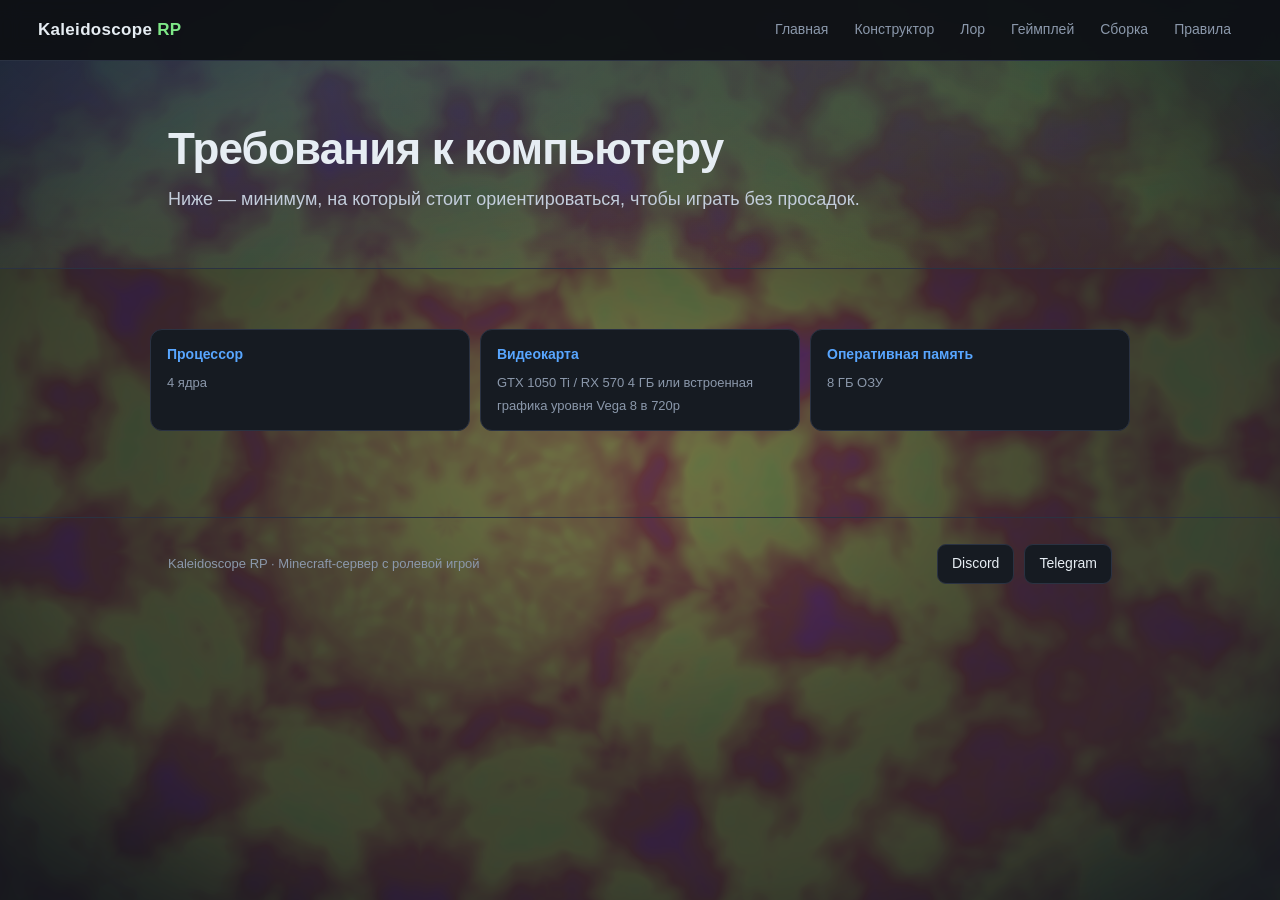
<file: requirements.html>
﻿<!doctype html>
<html lang="ru">
<head>
<meta charset="utf-8">
<meta name="viewport" content="width=device-width, initial-scale=1">
<title>Требования к ПК — Kaleidoscope RP</title>
<meta name="description" content="Какие характеристики компьютера нужны для сборки Kaleidoscope RP.">
<link rel="stylesheet" href="site.css">
</head>
<body>
<header class="site-nav">
  <div class="inner">
    <a class="site-logo" href="index.html">Kaleidoscope <b>RP</b></a>
    <nav class="site-links">
      <a href="index.html">Главная</a>
      <a href="builder.html">Конструктор</a>
      <a href="lore.html">Лор</a>
      <a href="gameplay.html">Геймплей</a>
      <a href="mods.html">Сборка</a>
      <a href="rules.html">Правила</a>
    </nav>
  </div>
</header>

<main>
  <section class="hero">
    <div class="page">
      <h1>Требования к компьютеру</h1>
      <p class="sub">Ниже — минимум, на который стоит ориентироваться, чтобы играть без просадок.</p>
    </div>
  </section>

  <section class="page section">
    <div class="reqs">
      <div class="req">
        <b>Процессор</b>
        <span>4 ядра</span>
      </div>
      <div class="req">
        <b>Видеокарта</b>
        <span>GTX 1050 Ti / RX 570 4 ГБ или встроенная графика уровня Vega 8 в 720p</span>
      </div>
      <div class="req">
        <b>Оперативная память</b>
        <span>8 ГБ ОЗУ</span>
      </div>
    </div>
  </section>
</main>

<footer class="site-footer">
  <div class="inner">
    <span>Kaleidoscope RP · Minecraft-сервер с ролевой игрой</span>
    <div class="socials">
      <a href="https://discord.gg/vtG46FNb8T">Discord</a>
      <a href="https://t.me/kaleidoscoperp">Telegram</a>
    </div>
  </div>
</footer>
<script src="bg.js?v=9" defer></script>
</body>
</html>
</file>
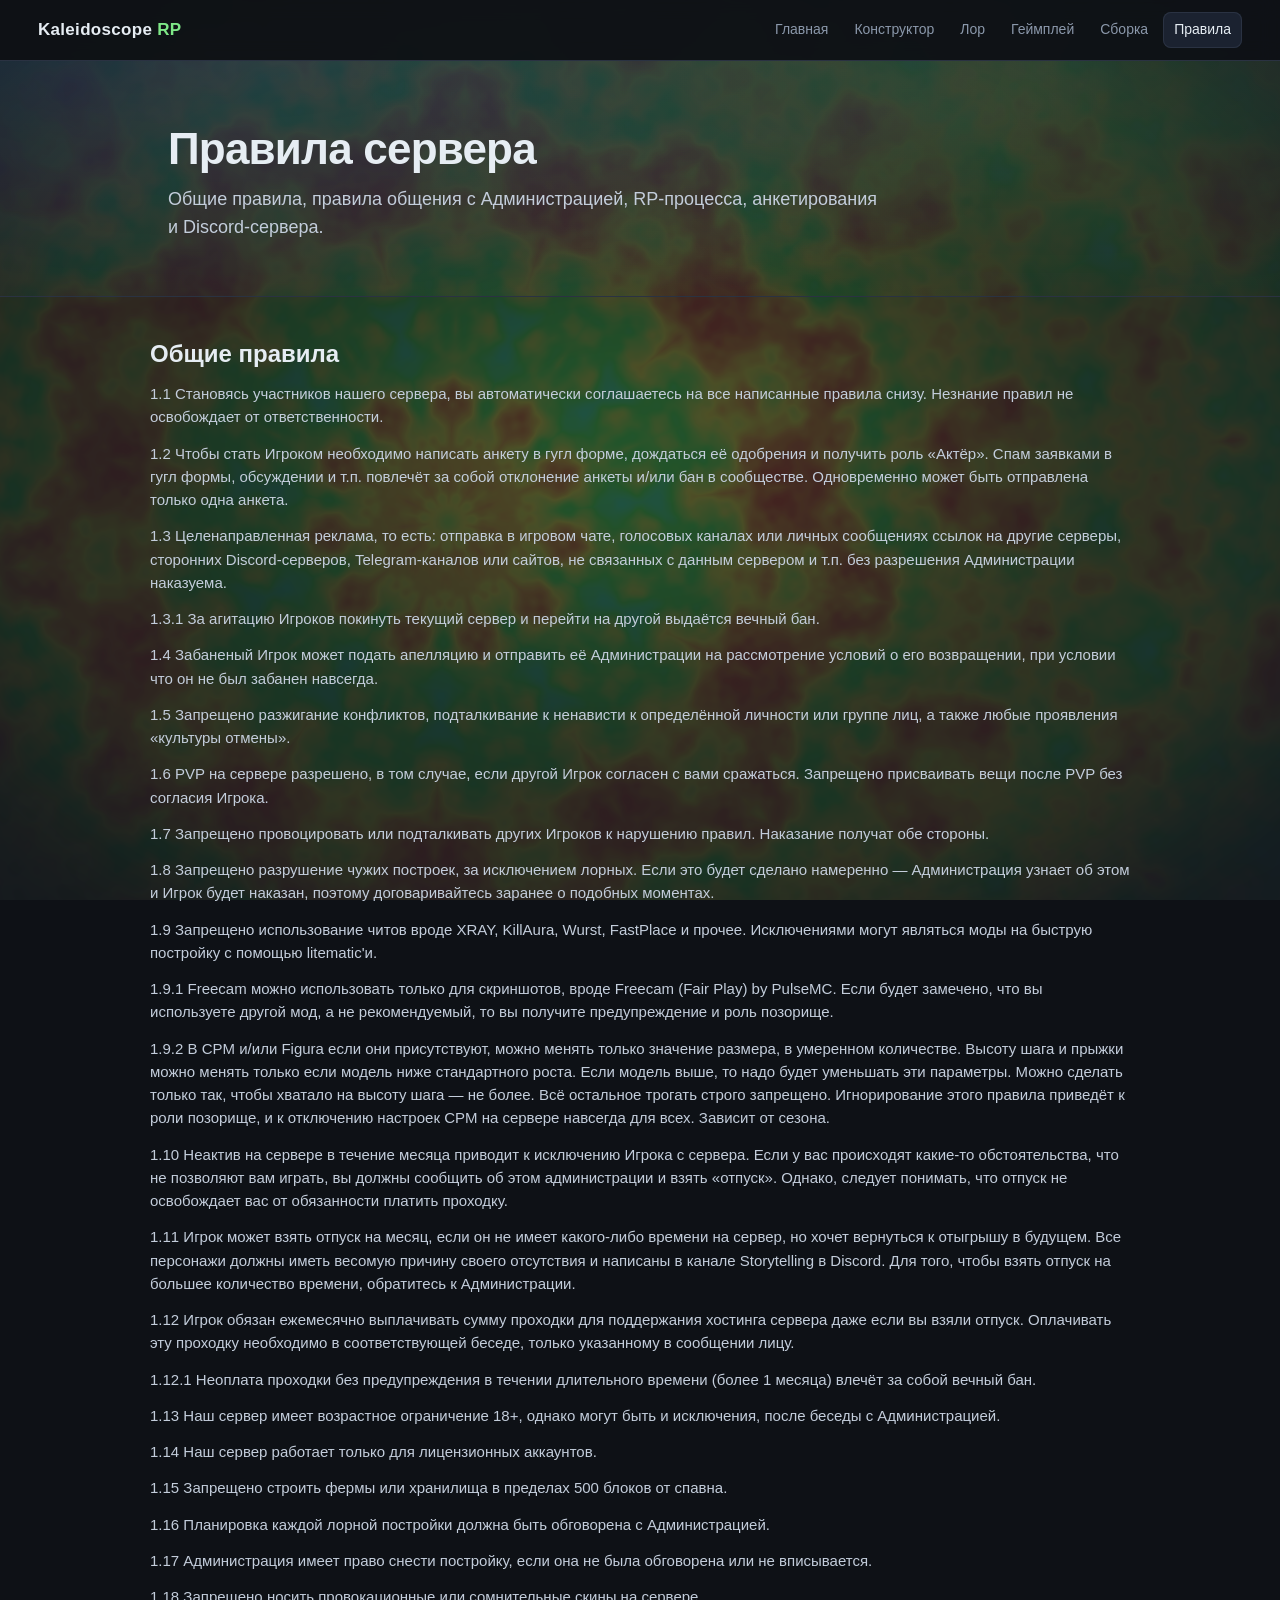
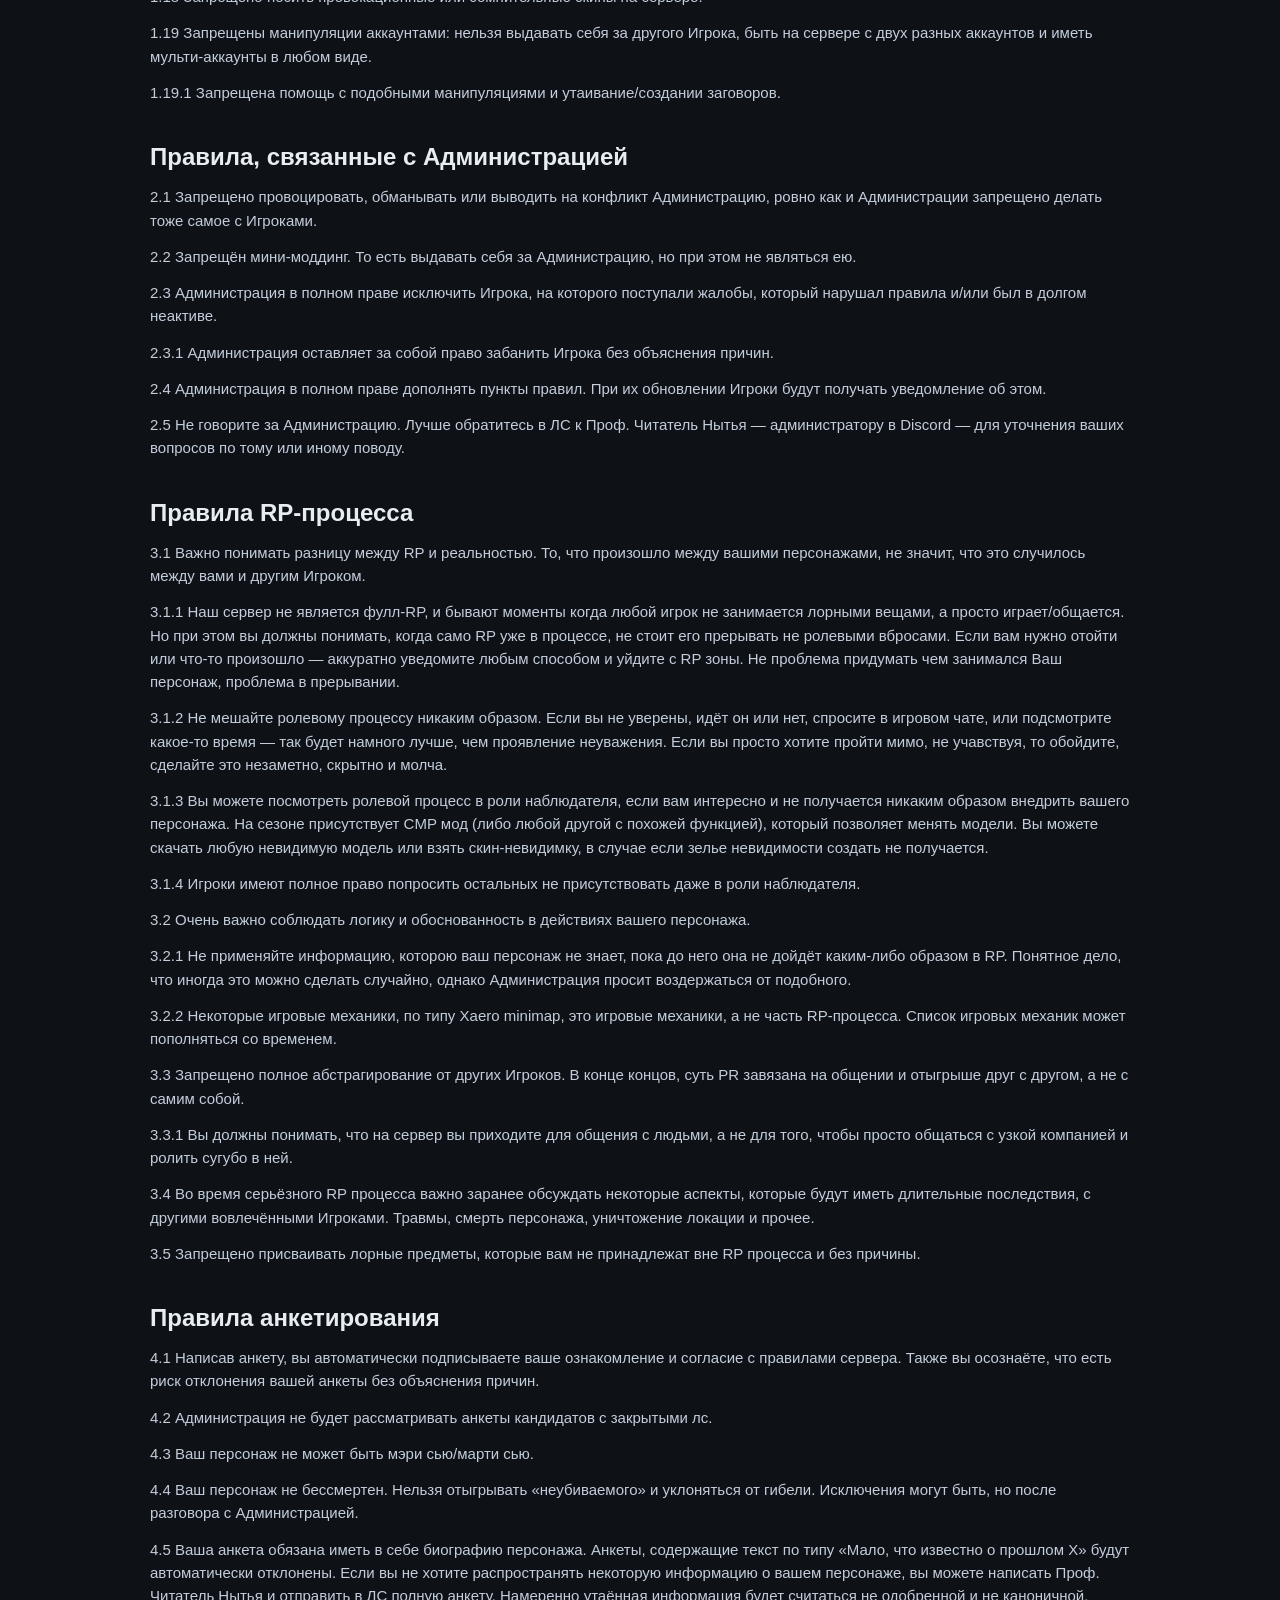
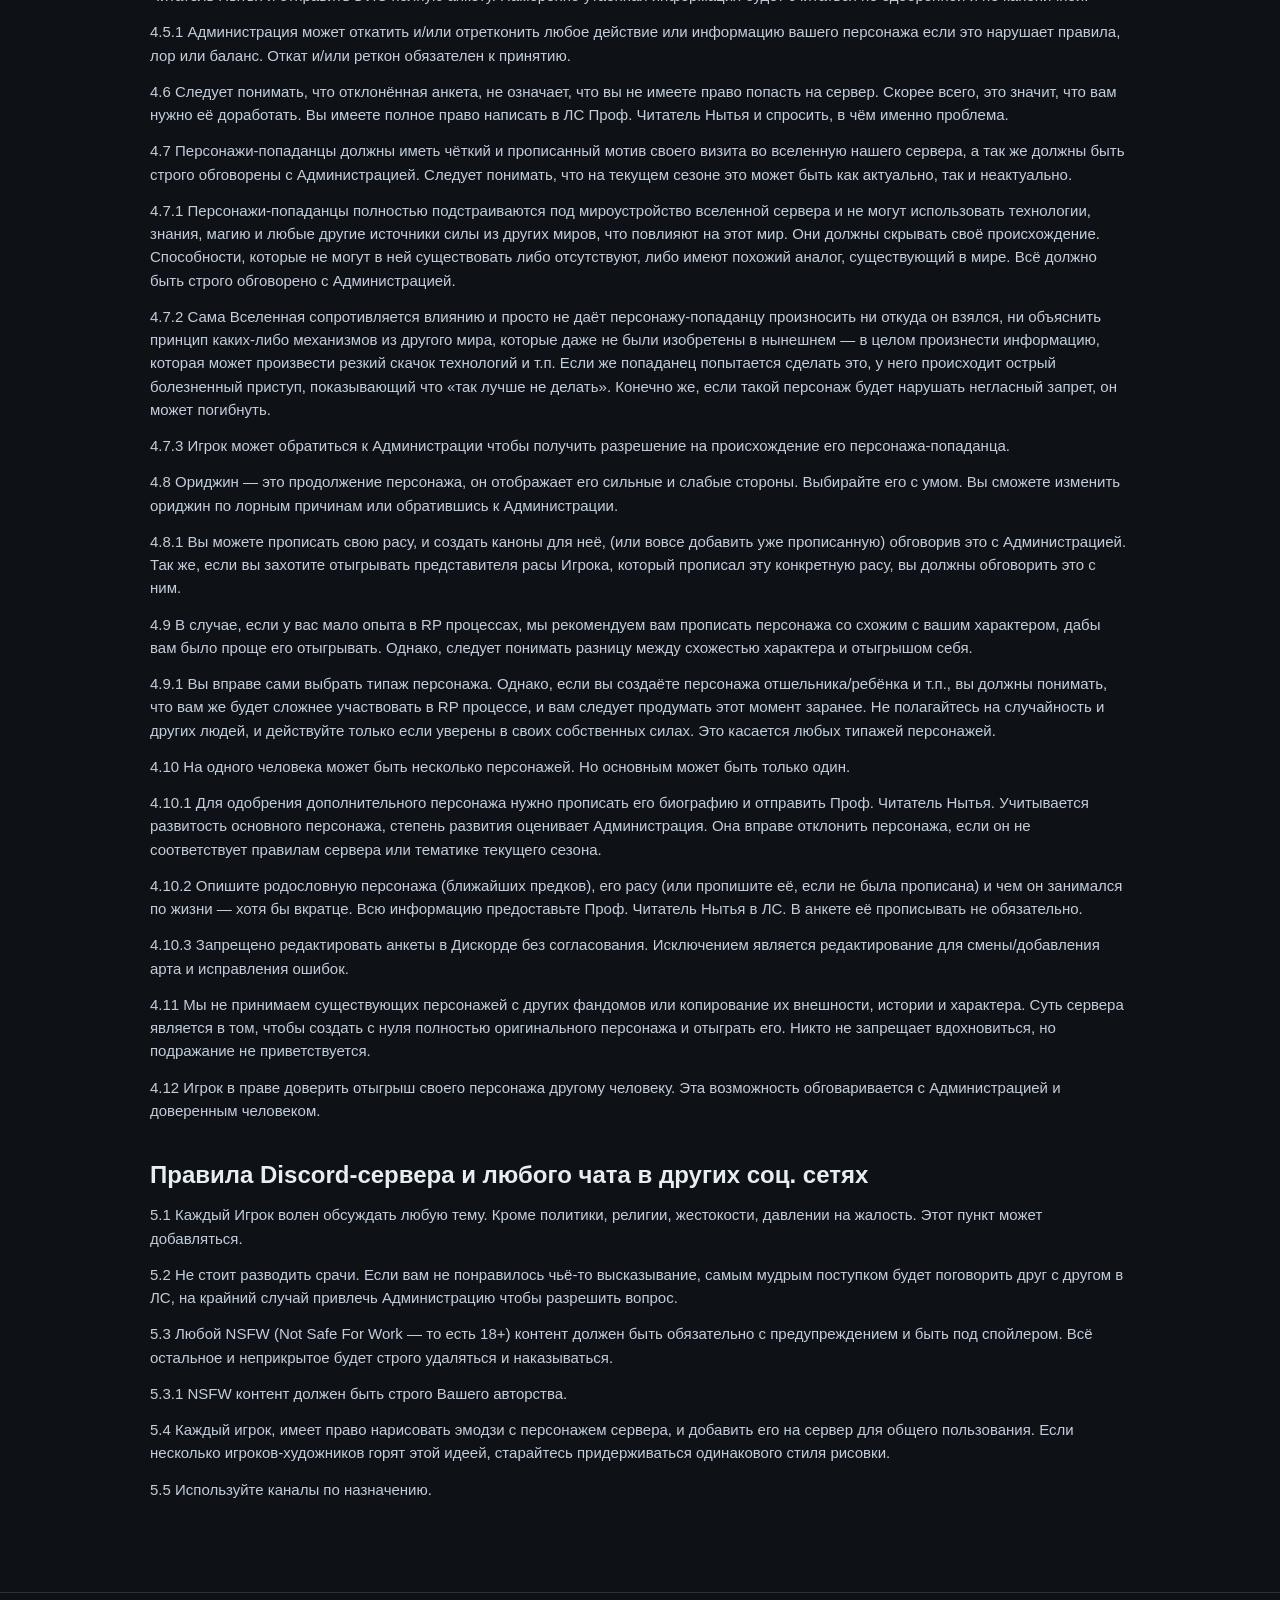
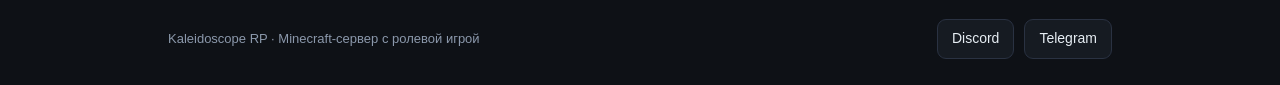
<file: rules.html>
﻿<!doctype html>
<html lang="ru">
<head>
<meta charset="utf-8">
<meta name="viewport" content="width=device-width, initial-scale=1">
<title>Правила — Kaleidoscope RP</title>
<meta name="description" content="Правила сервера Kaleidoscope RP: общие, общение с Администрацией, RP-процесс, анкетирование и Discord.">
<link rel="stylesheet" href="site.css">
</head>
<body>
<header class="site-nav">
  <div class="inner">
    <a class="site-logo" href="index.html">Kaleidoscope <b>RP</b></a>
    <nav class="site-links">
      <a href="index.html">Главная</a>
      <a href="builder.html">Конструктор</a>
      <a href="lore.html">Лор</a>
      <a href="gameplay.html">Геймплей</a>
      <a href="mods.html">Сборка</a>
      <a href="rules.html" class="on">Правила</a>
    </nav>
  </div>
</header>

<main>
  <section class="hero">
    <div class="page">
      <h1>Правила сервера</h1>
      <p class="sub">Общие правила, правила общения с Администрацией, RP-процесса, анкетирования и Discord-сервера.</p>
    </div>
  </section>

  <section class="page section rules">
    <h2>Общие правила</h2>
    <p>1.1 Становясь участников нашего сервера, вы автоматически соглашаетесь на все написанные правила снизу. Незнание правил не освобождает от ответственности.</p>
    <p>1.2 Чтобы стать Игроком необходимо написать анкету в гугл форме, дождаться её одобрения и получить роль «Актёр». Спам заявками в гугл формы, обсуждении и т.п. повлечёт за собой отклонение анкеты и/или бан в сообществе. Одновременно может быть отправлена только одна анкета.</p>
    <p>1.3 Целенаправленная реклама, то есть: отправка в игровом чате, голосовых каналах или личных сообщениях ссылок на другие серверы, сторонних Discord-серверов, Telegram-каналов или сайтов, не связанных с данным сервером и т.п. без разрешения Администрации наказуема.</p>
    <p>1.3.1 За агитацию Игроков покинуть текущий сервер и перейти на другой выдаётся вечный бан.</p>
    <p>1.4 Забаненый Игрок может подать апелляцию и отправить её Администрации на рассмотрение условий о его возвращении, при условии что он не был забанен навсегда.</p>
    <p>1.5 Запрещено разжигание конфликтов, подталкивание к ненависти к определённой личности или группе лиц, а также любые проявления «культуры отмены».</p>
    <p>1.6 PVP на сервере разрешено, в том случае, если другой Игрок согласен с вами сражаться. Запрещено присваивать вещи после PVP без согласия Игрока.</p>
    <p>1.7 Запрещено провоцировать или подталкивать других Игроков к нарушению правил. Наказание получат обе стороны.</p>
    <p>1.8 Запрещено разрушение чужих построек, за исключением лорных. Если это будет сделано намеренно — Администрация узнает об этом и Игрок будет наказан, поэтому договаривайтесь заранее о подобных моментах.</p>
    <p>1.9 Запрещено использование читов вроде XRAY, KillAura, Wurst, FastPlace и прочее. Исключениями могут являться моды на быструю постройку с помощью litematic'и.</p>
    <p>1.9.1 Freecam можно использовать только для скриншотов, вроде Freecam (Fair Play) by PulseMC. Если будет замечено, что вы используете другой мод, а не рекомендуемый, то вы получите предупреждение и роль позорище.</p>
    <p>1.9.2 В CPM и/или Figura если они присутствуют, можно менять только значение размера, в умеренном количестве. Высоту шага и прыжки можно менять только если модель ниже стандартного роста. Если модель выше, то надо будет уменьшать эти параметры. Можно сделать только так, чтобы хватало на высоту шага — не более. Всё остальное трогать строго запрещено. Игнорирование этого правила приведёт к роли позорище, и к отключению настроек CPM на сервере навсегда для всех. Зависит от сезона.</p>
    <p>1.10 Неактив на сервере в течение месяца приводит к исключению Игрока с сервера. Если у вас происходят какие-то обстоятельства, что не позволяют вам играть, вы должны сообщить об этом администрации и взять «отпуск». Однако, следует понимать, что отпуск не освобождает вас от обязанности платить проходку.</p>
    <p>1.11 Игрок может взять отпуск на месяц, если он не имеет какого-либо времени на сервер, но хочет вернуться к отыгрышу в будущем. Все персонажи должны иметь весомую причину своего отсутствия и написаны в канале Storytelling в Discord. Для того, чтобы взять отпуск на большее количество времени, обратитесь к Администрации.</p>
    <p>1.12 Игрок обязан ежемесячно выплачивать сумму проходки для поддержания хостинга сервера даже если вы взяли отпуск. Оплачивать эту проходку необходимо в соответствующей беседе, только указанному в сообщении лицу.</p>
    <p>1.12.1 Неоплата проходки без предупреждения в течении длительного времени (более 1 месяца) влечёт за собой вечный бан.</p>
    <p>1.13 Наш сервер имеет возрастное ограничение 18+, однако могут быть и исключения, после беседы с Администрацией.</p>
    <p>1.14 Наш сервер работает только для лицензионных аккаунтов.</p>
    <p>1.15 Запрещено строить фермы или хранилища в пределах 500 блоков от спавна.</p>
    <p>1.16 Планировка каждой лорной постройки должна быть обговорена с Администрацией.</p>
    <p>1.17 Администрация имеет право снести постройку, если она не была обговорена или не вписывается.</p>
    <p>1.18 Запрещено носить провокационные или сомнительные скины на сервере.</p>
    <p>1.19 Запрещены манипуляции аккаунтами: нельзя выдавать себя за другого Игрока, быть на сервере с двух разных аккаунтов и иметь мульти-аккаунты в любом виде.</p>
    <p>1.19.1 Запрещена помощь с подобными манипуляциями и утаивание/создании заговоров.</p>

    <h2>Правила, связанные с Администрацией</h2>
    <p>2.1 Запрещено провоцировать, обманывать или выводить на конфликт Администрацию, ровно как и Администрации запрещено делать тоже самое с Игроками.</p>
    <p>2.2 Запрещён мини-моддинг. То есть выдавать себя за Администрацию, но при этом не являться ею.</p>
    <p>2.3 Администрация в полном праве исключить Игрока, на которого поступали жалобы, который нарушал правила и/или был в долгом неактиве.</p>
    <p>2.3.1 Администрация оставляет за собой право забанить Игрока без объяснения причин.</p>
    <p>2.4 Администрация в полном праве дополнять пункты правил. При их обновлении Игроки будут получать уведомление об этом.</p>
    <p>2.5 Не говорите за Администрацию. Лучше обратитесь в ЛС к Проф. Читатель Нытья — администратору в Discord — для уточнения ваших вопросов по тому или иному поводу.</p>

    <h2>Правила RP-процесса</h2>
    <p>3.1 Важно понимать разницу между RP и реальностью. То, что произошло между вашими персонажами, не значит, что это случилось между вами и другим Игроком.</p>
    <p>3.1.1 Наш сервер не является фулл-RP, и бывают моменты когда любой игрок не занимается лорными вещами, а просто играет/общается. Но при этом вы должны понимать, когда само RP уже в процессе, не стоит его прерывать не ролевыми вбросами. Если вам нужно отойти или что-то произошло — аккуратно уведомите любым способом и уйдите с RP зоны. Не проблема придумать чем занимался Ваш персонаж, проблема в прерывании.</p>
    <p>3.1.2 Не мешайте ролевому процессу никаким образом. Если вы не уверены, идёт он или нет, спросите в игровом чате, или подсмотрите какое-то время — так будет намного лучше, чем проявление неуважения. Если вы просто хотите пройти мимо, не учавствуя, то обойдите, сделайте это незаметно, скрытно и молча.</p>
    <p>3.1.3 Вы можете посмотреть ролевой процесс в роли наблюдателя, если вам интересно и не получается никаким образом внедрить вашего персонажа. На сезоне присутствует CMP мод (либо любой другой с похожей функцией), который позволяет менять модели. Вы можете скачать любую невидимую модель или взять скин-невидимку, в случае если зелье невидимости создать не получается.</p>
    <p>3.1.4 Игроки имеют полное право попросить остальных не присутствовать даже в роли наблюдателя.</p>
    <p>3.2 Очень важно соблюдать логику и обоснованность в действиях вашего персонажа.</p>
    <p>3.2.1 Не применяйте информацию, которою ваш персонаж не знает, пока до него она не дойдёт каким-либо образом в RP. Понятное дело, что иногда это можно сделать случайно, однако Администрация просит воздержаться от подобного.</p>
    <p>3.2.2 Некоторые игровые механики, по типу Xaero minimap, это игровые механики, а не часть RP-процесса. Список игровых механик может пополняться со временем.</p>
    <p>3.3 Запрещено полное абстрагирование от других Игроков. В конце концов, суть PR завязана на общении и отыгрыше друг с другом, а не с самим собой.</p>
    <p>3.3.1 Вы должны понимать, что на сервер вы приходите для общения с людьми, а не для того, чтобы просто общаться с узкой компанией и ролить сугубо в ней.</p>
    <p>3.4 Во время серьёзного RP процесса важно заранее обсуждать некоторые аспекты, которые будут иметь длительные последствия, с другими вовлечёнными Игроками. Травмы, смерть персонажа, уничтожение локации и прочее.</p>
    <p>3.5 Запрещено присваивать лорные предметы, которые вам не принадлежат вне RP процесса и без причины.</p>

    <h2>Правила анкетирования</h2>
    <p>4.1 Написав анкету, вы автоматически подписываете ваше ознакомление и согласие с правилами сервера. Также вы осознаёте, что есть риск отклонения вашей анкеты без объяснения причин.</p>
    <p>4.2 Администрация не будет рассматривать анкеты кандидатов с закрытыми лс.</p>
    <p>4.3 Ваш персонаж не может быть мэри сью/марти сью.</p>
    <p>4.4 Ваш персонаж не бессмертен. Нельзя отыгрывать «неубиваемого» и уклоняться от гибели. Исключения могут быть, но после разговора с Администрацией.</p>
    <p>4.5 Ваша анкета обязана иметь в себе биографию персонажа. Анкеты, содержащие текст по типу «Мало, что известно о прошлом Х» будут автоматически отклонены. Если вы не хотите распространять некоторую информацию о вашем персонаже, вы можете написать Проф. Читатель Нытья и отправить в ЛС полную анкету. Намеренно утаённая информация будет считаться не одобренной и не каноничной.</p>
    <p>4.5.1 Администрация может откатить и/или отретконить любое действие или информацию вашего персонажа если это нарушает правила, лор или баланс. Откат и/или реткон обязателен к принятию.</p>
    <p>4.6 Следует понимать, что отклонённая анкета, не означает, что вы не имеете право попасть на сервер. Скорее всего, это значит, что вам нужно её доработать. Вы имеете полное право написать в ЛС Проф. Читатель Нытья и спросить, в чём именно проблема.</p>
    <p>4.7 Персонажи-попаданцы должны иметь чёткий и прописанный мотив своего визита во вселенную нашего сервера, а так же должны быть строго обговорены с Администрацией. Следует понимать, что на текущем сезоне это может быть как актуально, так и неактуально.</p>
    <p>4.7.1 Персонажи-попаданцы полностью подстраиваются под мироустройство вселенной сервера и не могут использовать технологии, знания, магию и любые другие источники силы из других миров, что повлияют на этот мир. Они должны скрывать своё происхождение. Способности, которые не могут в ней существовать либо отсутствуют, либо имеют похожий аналог, существующий в мире. Всё должно быть строго обговорено с Администрацией.</p>
    <p>4.7.2 Сама Вселенная сопротивляется влиянию и просто не даёт персонажу-попаданцу произносить ни откуда он взялся, ни объяснить принцип каких-либо механизмов из другого мира, которые даже не были изобретены в нынешнем — в целом произнести информацию, которая может произвести резкий скачок технологий и т.п. Если же попаданец попытается сделать это, у него происходит острый болезненный приступ, показывающий что «так лучше не делать». Конечно же, если такой персонаж будет нарушать негласный запрет, он может погибнуть.</p>
    <p>4.7.3 Игрок может обратиться к Администрации чтобы получить разрешение на происхождение его персонажа-попаданца.</p>
    <p>4.8 Ориджин — это продолжение персонажа, он отображает его сильные и слабые стороны. Выбирайте его с умом. Вы сможете изменить ориджин по лорным причинам или обратившись к Администрации.</p>
    <p>4.8.1 Вы можете прописать свою расу, и создать каноны для неё, (или вовсе добавить уже прописанную) обговорив это с Администрацией. Так же, если вы захотите отыгрывать представителя расы Игрока, который прописал эту конкретную расу, вы должны обговорить это с ним.</p>
    <p>4.9 В случае, если у вас мало опыта в RP процессах, мы рекомендуем вам прописать персонажа со схожим с вашим характером, дабы вам было проще его отыгрывать. Однако, следует понимать разницу между схожестью характера и отыгрышом себя.</p>
    <p>4.9.1 Вы вправе сами выбрать типаж персонажа. Однако, если вы создаёте персонажа отшельника/ребёнка и т.п., вы должны понимать, что вам же будет сложнее участвовать в RP процессе, и вам следует продумать этот момент заранее. Не полагайтесь на случайность и других людей, и действуйте только если уверены в своих собственных силах. Это касается любых типажей персонажей.</p>
    <p>4.10 На одного человека может быть несколько персонажей. Но основным может быть только один.</p>
    <p>4.10.1 Для одобрения дополнительного персонажа нужно прописать его биографию и отправить Проф. Читатель Нытья. Учитывается развитость основного персонажа, степень развития оценивает Администрация. Она вправе отклонить персонажа, если он не соответствует правилам сервера или тематике текущего сезона.</p>
    <p>4.10.2 Опишите родословную персонажа (ближайших предков), его расу (или пропишите её, если не была прописана) и чем он занимался по жизни — хотя бы вкратце. Всю информацию предоставьте Проф. Читатель Нытья в ЛС. В анкете её прописывать не обязательно.</p>
    <p>4.10.3 Запрещено редактировать анкеты в Дискорде без согласования. Исключением является редактирование для смены/добавления арта и исправления ошибок.</p>
    <p>4.11 Мы не принимаем существующих персонажей с других фандомов или копирование их внешности, истории и характера. Суть сервера является в том, чтобы создать с нуля полностью оригинального персонажа и отыграть его. Никто не запрещает вдохновиться, но подражание не приветствуется.</p>
    <p>4.12 Игрок в праве доверить отыгрыш своего персонажа другому человеку. Эта возможность обговаривается с Администрацией и доверенным человеком.</p>

    <h2>Правила Discord-сервера и любого чата в других соц. сетях</h2>
    <p>5.1 Каждый Игрок волен обсуждать любую тему. Кроме политики, религии, жестокости, давлении на жалость. Этот пункт может добавляться.</p>
    <p>5.2 Не стоит разводить срачи. Если вам не понравилось чьё-то высказывание, самым мудрым поступком будет поговорить друг с другом в ЛС, на крайний случай привлечь Администрацию чтобы разрешить вопрос.</p>
    <p>5.3 Любой NSFW (Not Safe For Work — то есть 18+) контент должен быть обязательно с предупреждением и быть под спойлером. Всё остальное и неприкрытое будет строго удаляться и наказываться.</p>
    <p>5.3.1 NSFW контент должен быть строго Вашего авторства.</p>
    <p>5.4 Каждый игрок, имеет право нарисовать эмодзи с персонажем сервера, и добавить его на сервер для общего пользования. Если несколько игроков-художников горят этой идеей, старайтесь придерживаться одинакового стиля рисовки.</p>
    <p>5.5 Используйте каналы по назначению.</p>
  </section>
</main>

<footer class="site-footer">
  <div class="inner">
    <span>Kaleidoscope RP · Minecraft-сервер с ролевой игрой</span>
    <div class="socials">
      <a href="https://discord.gg/vtG46FNb8T">Discord</a>
      <a href="https://t.me/kaleidoscoperp">Telegram</a>
    </div>
  </div>
</footer>
<script src="bg.js?v=9" defer></script>
</body>
</html>
</file>
<file: site.css>
*{box-sizing:border-box}
:root{
  --bg:#0e1116;--panel:#161b22;--panel2:#1b2230;--line:#2a3242;
  --txt:#e6edf3;--mut:#8b98ab;--acc:#7ee787;--acc2:#58a6ff;--bad:#ff7b72;--star:#ffd166;
}
html,body{margin:0;color:var(--txt);font:15px/1.55 -apple-system,"Segoe UI",Roboto,Arial,sans-serif}
html{background:var(--bg)}
body{background:transparent}
body::before{
  content:"";position:fixed;inset:0;z-index:-1;pointer-events:none;
  background:
    radial-gradient(60vmax 42vmax at 35% 40%,rgba(88,166,255,.1),transparent 70%),
    radial-gradient(52vmax 38vmax at 66% 60%,rgba(167,139,250,.08),transparent 72%);
}
html.bg-live body::before{display:none}
#bg-kaleido{position:fixed;inset:0;width:100%;height:100%;z-index:-1;pointer-events:none;opacity:.62}
a{color:var(--acc2)}
.site-nav{position:sticky;top:0;z-index:50;background:rgba(14,17,22,.94);backdrop-filter:blur(10px);border-bottom:1px solid var(--line)}
.site-nav .inner{max-width:1240px;margin:0 auto;padding:12px 18px;display:flex;align-items:center;gap:18px;flex-wrap:wrap}
.site-logo{font-weight:700;font-size:17px;letter-spacing:.3px;color:var(--txt);text-decoration:none;white-space:nowrap}
.site-logo b{color:var(--acc)}
.site-links{display:flex;gap:4px;flex-wrap:wrap;margin-left:auto}
.site-links a{color:var(--mut);text-decoration:none;font-size:14px;padding:7px 11px;border-radius:8px}
.site-links a:hover{color:var(--txt);background:var(--panel2)}
.site-links a.on{color:var(--txt);background:var(--panel2);box-shadow:0 0 0 1px var(--line) inset}
.page{max-width:980px;margin:0 auto;padding:0 18px}
.hero{padding:64px 0 44px;border-bottom:1px solid var(--line);background:radial-gradient(900px 320px at 18% -10%,rgba(88,166,255,.16),transparent),radial-gradient(700px 280px at 82% 0,rgba(126,231,135,.12),transparent)}
.hero h1{font-size:44px;line-height:1.08;margin:0 0 14px;letter-spacing:-.8px}
.hero h1 b{color:var(--acc)}
.hero .sub{font-size:18px;color:#c3cddb;max-width:720px;margin:0 0 10px}
.hero .note{color:var(--mut);max-width:720px;margin:0}
.reqs{display:grid;grid-template-columns:repeat(auto-fit,minmax(185px,1fr));gap:10px;margin:22px 0 8px}
.req{background:var(--panel);border:1px solid var(--line);border-radius:12px;padding:14px 16px}
.req b{display:block;font-size:14px;color:var(--acc2);margin-bottom:4px}
.req span{font-size:13px;color:var(--mut)}
.section{padding:38px 0;border-bottom:1px solid var(--line)}
.section:last-of-type{border-bottom:0}
.rules p{margin:0 0 13px;color:#c3cddb}
.rules h2{margin-top:34px}
.rules h2:first-child{margin-top:0}
h2{font-size:24px;margin:0 0 10px}
h3{font-size:17px;margin:26px 0 8px;color:#dbe5f0}
p{margin:0 0 14px;color:#c3cddb}
.lead{color:var(--mut)}
.cards{display:grid;grid-template-columns:repeat(auto-fit,minmax(260px,1fr));gap:12px;margin-top:16px}
.feature{display:block;background:var(--panel);border:1px solid var(--line);border-radius:14px;padding:18px;text-decoration:none;color:inherit;transition:border-color .12s,transform .12s}
.feature:hover{border-color:#3b475c;transform:translateY(-1px)}
.feature .tag{font-size:12px;color:var(--acc);letter-spacing:.06em;text-transform:uppercase}
.feature h3{margin:8px 0 6px;color:var(--txt)}
.feature p{margin:0;color:var(--mut);font-size:14px}
.feature .go{display:inline-block;margin-top:12px;color:var(--acc2);font-size:14px}
.big-buttons{display:grid;grid-template-columns:repeat(2,1fr);gap:14px;margin-top:18px}
.big-btn{display:flex;flex-direction:column;min-height:170px;padding:22px 24px;border-radius:16px;background:linear-gradient(180deg,var(--panel2),var(--panel));border:1px solid var(--line);text-decoration:none;color:var(--txt);transition:transform .12s,border-color .12s}
.big-btn:hover{transform:translateY(-2px);border-color:#3b475c}
.big-btn .tag{font-size:12px;color:var(--acc);letter-spacing:.06em;text-transform:uppercase}
.big-btn h3{font-size:23px;margin:8px 0 6px;line-height:1.2;color:var(--txt)}
.big-btn p{margin:0;color:var(--mut);font-size:14px}
.big-btn .go{margin-top:auto;padding-top:14px;color:var(--acc2);font-size:14px}
@media(max-width:640px){.big-buttons{grid-template-columns:1fr}.big-btn{min-height:0}}
.lore h2{margin-top:34px}
.lore h3{margin-top:24px}
.lore p{color:#c3cddb}
.lore .footnote{font-size:13.5px;color:var(--mut);border-top:1px solid var(--line);padding-top:10px;margin-top:14px}
.quote{border-left:3px solid var(--acc);background:var(--panel);border-radius:0 10px 10px 0;padding:14px 16px;color:#c3cddb;font-style:italic;margin:0 0 18px}
.list{margin:0 0 16px;padding-left:20px;color:#c3cddb}
.list li{margin-bottom:8px}
.warn{background:#1c1611;border:1px solid #4a3a24;border-radius:10px;padding:12px 14px;color:#e8c07d;font-size:14px;margin:0 0 16px}
.site-footer{border-top:1px solid var(--line);margin-top:40px;padding:26px 0;color:var(--mut);font-size:13px}
.site-footer .inner{max-width:980px;margin:0 auto;padding:0 18px;display:flex;gap:16px;flex-wrap:wrap;align-items:center;justify-content:space-between}
.socials{display:flex;gap:10px;flex-wrap:wrap}
.socials a{border:1px solid var(--line);background:var(--panel);border-radius:9px;padding:8px 14px;font-size:14px;color:var(--txt);text-decoration:none}
.socials a:hover{border-color:#3b475c}
@media(max-width:640px){
  .hero{padding:44px 0 32px}
  .hero h1{font-size:32px}
  .site-nav .inner{padding:10px 14px}
}
.mod-filter{width:100%;max-width:420px;margin:4px 0 18px;padding:10px 12px;border-radius:10px;border:1px solid var(--line);background:var(--panel);color:var(--txt);font:inherit}
.mod-filter:focus{outline:none;border-color:#3b475c}
.mods{display:grid;grid-template-columns:repeat(auto-fit,minmax(270px,1fr));gap:12px}
.mod{background:var(--panel);border:1px solid var(--line);border-radius:12px;padding:14px 16px}
.mod-head{display:flex;align-items:center;gap:10px;margin:0 0 8px}
.mod .mod-head h3{margin:0}
.mod-icon{width:40px;height:40px;border-radius:9px;object-fit:cover;flex:none;background:#0e1116;border:1px solid var(--line)}
.mod h3{margin:0 0 6px;font-size:16px;line-height:1.3}
.mod p{margin:0 0 10px;color:var(--mut);font-size:14px}
.mod .links{display:flex;gap:8px;flex-wrap:wrap}
.mod[hidden]{display:none}
.pill{font-size:13px;padding:5px 10px;border-radius:8px;border:1px solid var(--line);background:var(--panel2);color:var(--txt);text-decoration:none}
.pill:hover{border-color:#3b475c}
.star{color:var(--star);font-size:.9em;margin-left:4px}
.mod-name{color:inherit;text-decoration:none}
.mod-name:hover,.mod-name:hover .star{color:var(--acc2)}
.mod-legend{color:var(--mut);font-size:14px;margin:0 0 14px}
.change{background:var(--panel);border:1px solid var(--line);border-radius:12px;padding:16px 18px;margin:0 0 12px}
.change h2{margin:0 0 10px;font-size:20px}
.change ul{margin:0;padding-left:20px;color:#c3cddb}
.change li{margin:0 0 6px}
.change li:last-child{margin-bottom:0}
.change:target{border-color:#3b475c;box-shadow:0 0 0 1px #3b475c inset}
.fx{border-bottom:1px dashed rgba(139,152,171,.55);cursor:help}
.fx:hover{color:var(--acc2);border-color:var(--acc2)}
.fx-tip{position:fixed;left:0;top:0;z-index:300;max-width:300px;padding:10px 12px;border-radius:10px;background:#10151c;border:1px solid var(--line);box-shadow:0 12px 30px rgba(0,0,0,.5);font-size:13px;line-height:1.45;color:#c3cddb;pointer-events:none}
.fx-tip b{display:block;color:var(--txt);font-size:14px;margin-bottom:4px}
@keyframes change-flash{
  0%{background:#1d2a24;border-color:var(--acc);box-shadow:0 0 0 2px var(--acc),0 0 30px rgba(126,231,135,.28)}
  70%{background:#1d2a24;border-color:var(--acc);box-shadow:0 0 0 2px var(--acc),0 0 24px rgba(126,231,135,.18)}
  100%{background:var(--panel);border-color:var(--line);box-shadow:0 0 0 1px var(--line)}
}
.change.flash{animation:change-flash 1.3s ease-out 1}

.races{display:grid;grid-template-columns:250px minmax(0,1fr);gap:18px;margin-top:18px;align-items:start}
.race-list{display:flex;flex-direction:column;gap:5px;border:1px solid var(--line);border-radius:14px;background:var(--panel);padding:8px;position:sticky;top:72px}
.race-item{text-align:left;font:inherit;font-size:14px;color:var(--txt);background:transparent;border:0;border-radius:9px;padding:9px 12px;cursor:pointer;transition:background .12s,color .12s}
.race-item:hover{background:var(--panel2)}
.race-item.on{background:#20293a;color:var(--acc2);box-shadow:inset 2px 0 0 var(--acc)}
.race-pane{border:1px solid var(--line);border-radius:14px;background:linear-gradient(180deg,var(--panel2),var(--panel));padding:24px 26px;min-height:340px}
.race-pane h2{font-size:28px;margin:0 0 14px}
.race-pane p{color:#c3cddb;margin:0 0 12px}
.race-pane p:last-child{margin-bottom:0}
@media(max-width:760px){
.races{grid-template-columns:1fr;gap:12px}
.race-list{flex-direction:row;flex-wrap:nowrap;overflow-x:auto;position:static;padding:6px}
.race-item{white-space:nowrap}
.race-pane{min-height:0;padding:20px 18px}
}

.race-author{font-size:13px;color:var(--mut);margin:-6px 0 4px}
.race-contact{font-size:14px;color:#c3cddb;margin:0 0 18px}
.race-contact a{color:var(--acc2);text-decoration:none}
.race-contact a:hover{text-decoration:underline}
.race-pane h3{font-size:19px;margin:22px 0 8px;color:var(--txt)}
.race-pane h3:first-child{margin-top:0}
.race-pane ul{margin:0 0 12px;padding-left:20px;color:#c3cddb}
.race-pane ul li{margin-bottom:6px}

.race-pane .race-sub{font-size:26px;margin:34px 0 14px;padding-top:18px;border-top:1px solid var(--line);letter-spacing:-.3px}

.race-note{color:var(--mut);margin:0 0 4px;max-width:820px}
.race-note a{color:var(--acc2);text-decoration:none}
.race-note a:hover{text-decoration:underline}
</file>
